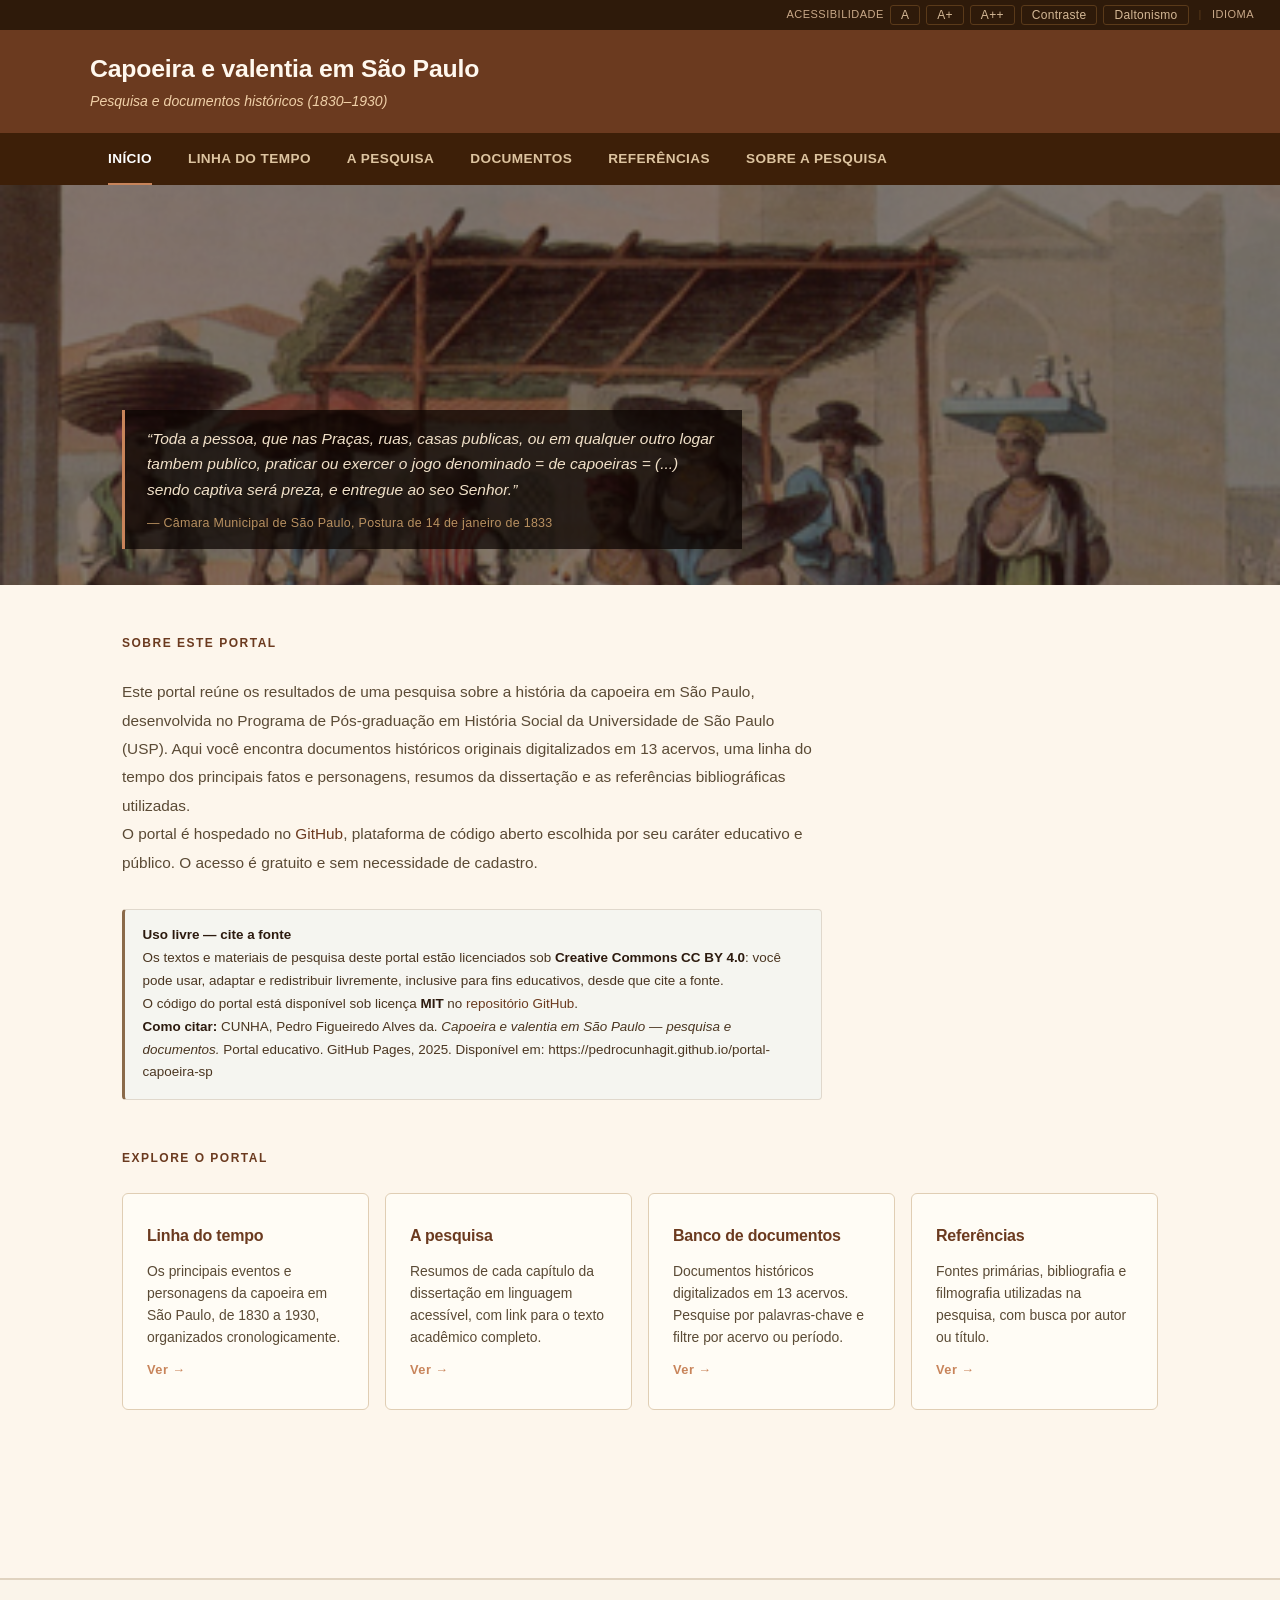
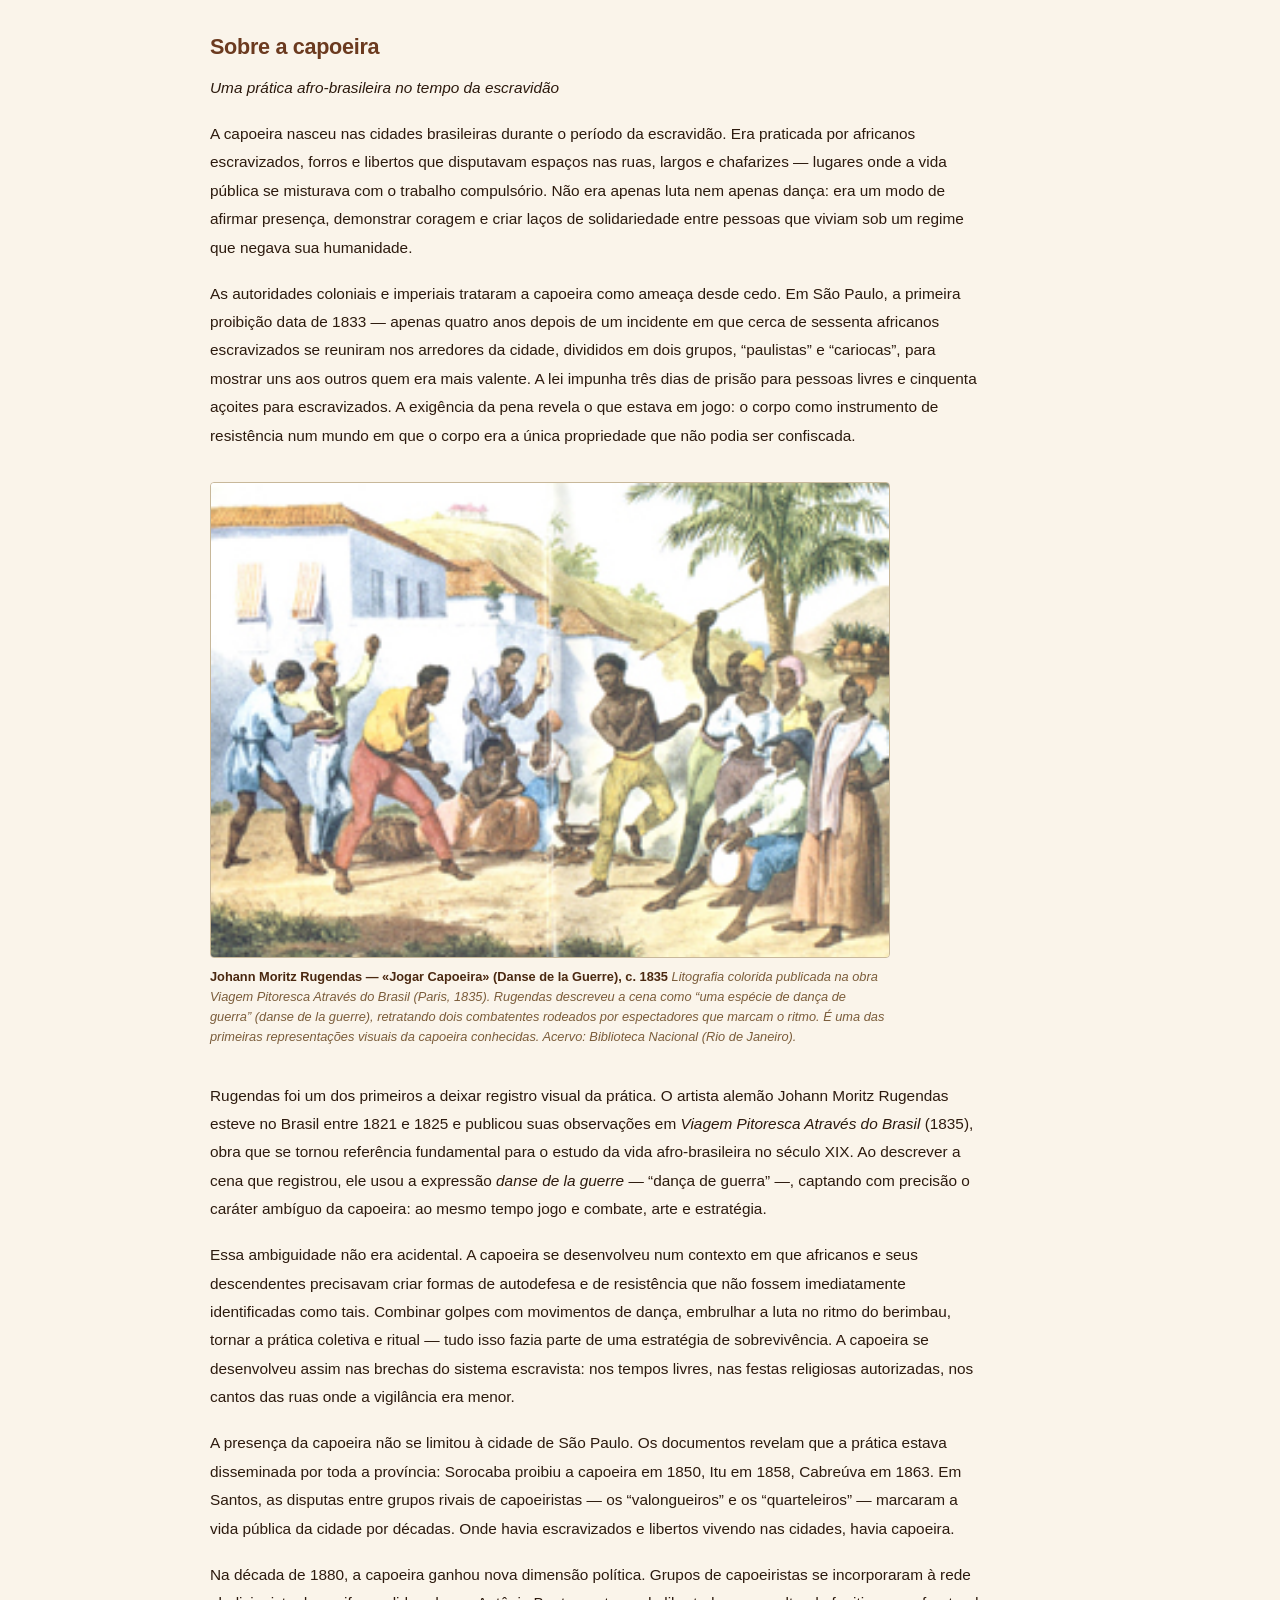
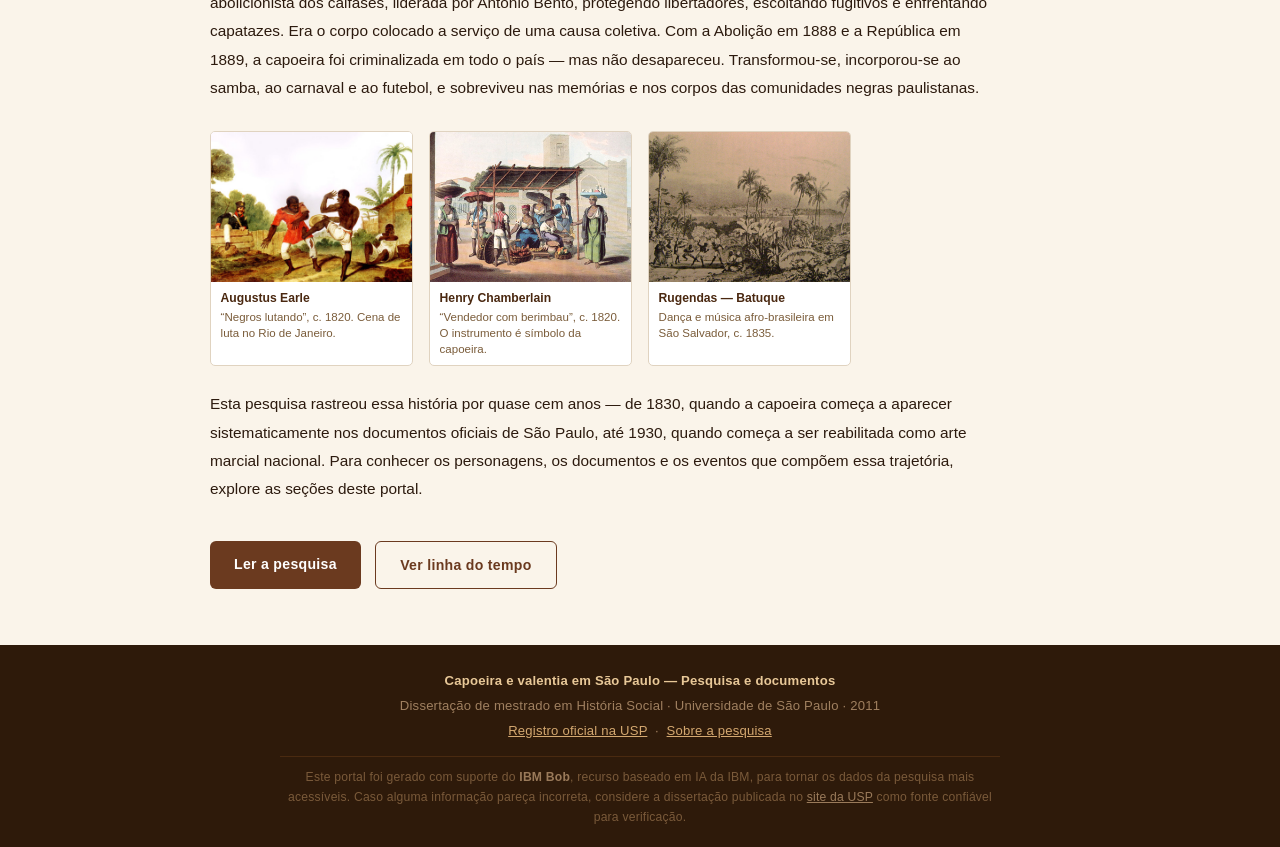
<file: index.html>
<!DOCTYPE html>
<html lang="pt-BR">
<head>
  <meta charset="UTF-8" />
  <meta name="viewport" content="width=device-width, initial-scale=1.0" />
  <meta name="description" content="Portal de pesquisa sobre a hist&oacute;ria da capoeira em S&atilde;o Paulo (1830-1930). Documentos hist&oacute;ricos, linha do tempo, disserta&ccedil;&atilde;o e refer&ecirc;ncias." />
  <title>Capoeira e valentia em S&atilde;o Paulo &mdash; Pesquisa e documentos</title>
  <link rel="stylesheet" href="style.css" />
  <style>
    /* === SOBRE A CAPOEIRA === */
    .sobre-cap {
      background: #faf4ea;
      border-top: 2px solid #e0d3c0;
      padding: 3rem 1.2rem 3.5rem;
      margin-top: 3rem;
    }
    .sobre-cap-inner {
      max-width: 860px;
      margin: 0 auto;
    }
    .sobre-cap-titulo {
      font-size: 1.35rem;
      font-weight: 700;
      color: #6b3a1f;
      margin-bottom: .5rem;
      letter-spacing: -.3px;
    }
    .sobre-cap-subtitulo {
      font-size: .9rem;
      color: #8a6a4a;
      margin-bottom: 2rem;
      font-style: italic;
    }
    .sobre-cap p {
      font-size: .96rem;
      line-height: 1.85;
      color: #2c1a0e;
      max-width: 780px;
      margin-bottom: 1.1rem;
    }

    /* Imagem principal — Rugendas */
    .rugendas-destaque {
      margin: 2rem 0 2.2rem;
      max-width: 680px;
    }
    .rugendas-destaque img {
      width: 100%;
      border: 1px solid #c8b89a;
      border-radius: 4px;
      display: block;
    }
    .rugendas-legenda {
      margin-top: .55rem;
      font-size: .8rem;
      color: #7a5c3a;
      line-height: 1.55;
      font-style: italic;
    }
    .rugendas-legenda strong {
      font-style: normal;
      color: #4a2810;
    }

    /* Grade das imagens secundárias */
    .pintores-grid {
      display: grid;
      grid-template-columns: repeat(auto-fill, minmax(180px, 1fr));
      gap: 1rem;
      margin: 1.8rem 0 1.5rem;
    }
    .pintor-card {
      background: #fff;
      border: 1px solid #e0d3c0;
      border-radius: 5px;
      overflow: hidden;
    }
    .pintor-card img {
      width: 100%;
      height: 150px;
      object-fit: cover;
      display: block;
    }
    .pintor-legenda {
      padding: .45rem .6rem .5rem;
      font-size: .72rem;
      color: #7a5c3a;
      line-height: 1.4;
    }
    .pintor-legenda strong {
      display: block;
      color: #4a2810;
      font-size: .76rem;
      margin-bottom: .15rem;
    }

    .sobre-cap-cta {
      margin-top: 1.8rem;
      display: flex;
      gap: .9rem;
      flex-wrap: wrap;
    }

    /* === BLOCO LICENÇA === */
    .licenca-bloco {
      margin-top: 2rem;
      padding: .9rem 1.1rem;
      background: #f5f5f0;
      border: 1px solid #e0d8cc;
      border-left: 3px solid #8a6a4a;
      border-radius: 4px;
      max-width: 700px;
      font-size: .84rem;
      color: #4a3520;
      line-height: 1.7;
    }
    .licenca-bloco strong {
      color: #2c1a0e;
    }
    .licenca-bloco a {
      color: #6b3a1f;
    }

    @media (max-width: 600px) {
      .pintores-grid { grid-template-columns: repeat(2, 1fr); }
      .pintor-card img { height: 120px; }
    }
  </style>
</head>
<body>
  <div class="acess-bar" role="toolbar" aria-label="Op&ccedil;&otilde;es de acessibilidade">
    <span>Acessibilidade</span>
    <button class="btn-fonte" data-nivel="n" title="Tamanho padr&atilde;o">A</button>
    <button class="btn-fonte" data-nivel="g"  title="Texto maior">A+</button>
    <button class="btn-fonte" data-nivel="gg" title="Texto bem maior">A++</button>
    <button id="btn-contraste"  title="Alto contraste">Contraste</button>
    <button id="btn-daltonismo" title="Filtro daltonismo">Daltonismo</button>
    <span class="acess-sep">|</span>
    <span>Idioma</span>
    <div id="google_translate_element"></div>
  </div>

  <header>
    <div class="header-inner">
      <h1>Capoeira e valentia em S&atilde;o Paulo</h1>
      <p class="subtitulo">Pesquisa e documentos hist&oacute;ricos (1830&ndash;1930)</p>
    </div>
  </header>

  <nav aria-label="Menu principal">
    <button class="menu-toggle" aria-expanded="false" aria-controls="menu-lista">Menu</button>
    <ul id="menu-lista" role="list">
      <li><a href="index.html" class="ativo">In&iacute;cio</a></li>
      <li><a href="timeline.html">Linha do tempo</a></li>
      <li><a href="dissertacao.html">A pesquisa</a></li>
      <li><a href="documentos.html">Documentos</a></li>
      <li><a href="referencias.html">Refer&ecirc;ncias</a></li>
      <li><a href="sobre.html">Sobre a pesquisa</a></li>
    </ul>
  </nav>

  <section class="hero" aria-label="Imagem hist&oacute;rica em destaque">
    <img id="hero-img" class="hero-img" src="img/hero/Rugendas_capoeira_RJ.jpg" alt="Imagem hist&oacute;rica da pesquisa" />
    <div class="hero-overlay">
      <blockquote class="hero-citacao">
        <span id="hero-texto">&ldquo;Aqui &eacute; a capoeira, esp&eacute;cie de dan&ccedil;a f&iacute;sica, de evolu&ccedil;&otilde;es atrevidas e guerreiras, cadenciada pelo tambor do Congo.&rdquo;</span>
        <cite id="hero-fonte">&mdash; Charles Ribeyrolles, Brazil Pittoresco, 1859</cite>
      </blockquote>
    </div>
  </section>

  <main>
    <section aria-labelledby="intro-titulo" style="margin-bottom: 48px;">
      <p class="secao-titulo" id="intro-titulo">Sobre este portal</p>
      <p style="max-width: 700px; color: var(--text-muted); font-size: 0.96rem; line-height: 1.85;">
        Este portal re&uacute;ne os resultados de uma pesquisa sobre a hist&oacute;ria da capoeira em S&atilde;o Paulo, desenvolvida no Programa de P&oacute;s-gradua&ccedil;&atilde;o em Hist&oacute;ria Social da Universidade de S&atilde;o Paulo (USP). Aqui voc&ecirc; encontra documentos hist&oacute;ricos originais digitalizados em 13 acervos, uma linha do tempo dos principais fatos e personagens, resumos da disserta&ccedil;&atilde;o e as refer&ecirc;ncias bibliogr&aacute;ficas utilizadas.
      </p>
      <p style="max-width: 700px; color: var(--text-muted); font-size: 0.96rem; line-height: 1.85;">
        O portal &eacute; hospedado no <a href="https://github.com/pedrocunhagit/portal-capoeira-sp" target="_blank" rel="noopener" style="color:var(--accent);">GitHub</a>, plataforma de c&oacute;digo aberto escolhida por seu car&aacute;ter educativo e p&uacute;blico. O acesso &eacute; gratuito e sem necessidade de cadastro.
      </p>

      <!-- Bloco de licença -->
      <div class="licenca-bloco" role="note" aria-label="Informa&ccedil;&otilde;es de licen&ccedil;a e uso">
        <strong>Uso livre &mdash; cite a fonte</strong><br />
        Os textos e materiais de pesquisa deste portal est&atilde;o licenciados sob
        <a href="https://creativecommons.org/licenses/by/4.0/deed.pt" target="_blank" rel="noopener"><strong>Creative Commons CC&nbsp;BY&nbsp;4.0</strong></a>:
        voc&ecirc; pode usar, adaptar e redistribuir livremente, inclusive para fins educativos, desde que cite a fonte.<br />
        O c&oacute;digo do portal est&aacute; dispon&iacute;vel sob licen&ccedil;a <strong>MIT</strong> no
        <a href="https://github.com/pedrocunhagit/portal-capoeira-sp" target="_blank" rel="noopener">reposit&oacute;rio GitHub</a>.<br />
        <strong>Como citar:</strong> CUNHA, Pedro Figueiredo Alves da. <em>Capoeira e valentia em S&atilde;o Paulo &mdash; pesquisa e documentos.</em>
        Portal educativo. GitHub Pages, 2025. Dispon&iacute;vel em: https://pedrocunhagit.github.io/portal-capoeira-sp
      </div>
    </section>

    <section aria-labelledby="secoes-titulo">
      <p class="secao-titulo" id="secoes-titulo">Explore o portal</p>
      <div class="cards-grid">
        <a class="card" href="timeline.html">
          <h3>Linha do tempo</h3>
          <p>Os principais eventos e personagens da capoeira em S&atilde;o Paulo, de 1830 a 1930, organizados cronologicamente.</p>
          <span class="card-arrow">Ver &rarr;</span>
        </a>
        <a class="card" href="dissertacao.html">
          <h3>A pesquisa</h3>
          <p>Resumos de cada cap&iacute;tulo da disserta&ccedil;&atilde;o em linguagem acess&iacute;vel, com link para o texto acad&ecirc;mico completo.</p>
          <span class="card-arrow">Ver &rarr;</span>
        </a>
        <a class="card" href="documentos.html">
          <h3>Banco de documentos</h3>
          <p>Documentos hist&oacute;ricos digitalizados em 13 acervos. Pesquise por palavras-chave e filtre por acervo ou per&iacute;odo.</p>
          <span class="card-arrow">Ver &rarr;</span>
        </a>
        <a class="card" href="referencias.html">
          <h3>Refer&ecirc;ncias</h3>
          <p>Fontes prim&aacute;rias, bibliografia e filmografia utilizadas na pesquisa, com busca por autor ou t&iacute;tulo.</p>
          <span class="card-arrow">Ver &rarr;</span>
        </a>
      </div>
    </section>
  </main>

  <!-- SOBRE A CAPOEIRA -->
  <section class="sobre-cap" aria-labelledby="sobre-cap-titulo">
    <div class="sobre-cap-inner">
      <h2 class="sobre-cap-titulo" id="sobre-cap-titulo">Sobre a capoeira</h2>
      <p class="sobre-cap-subtitulo">Uma pr&aacute;tica afro-brasileira no tempo da escravid&atilde;o</p>

      <p>
        A capoeira nasceu nas cidades brasileiras durante o per&iacute;odo da escravid&atilde;o. Era praticada por africanos escravizados, forros e libertos que disputavam espa&ccedil;os nas ruas, largos e chafarizes &mdash; lugares onde a vida p&uacute;blica se misturava com o trabalho compuls&oacute;rio. N&atilde;o era apenas luta nem apenas dan&ccedil;a: era um modo de afirmar presen&ccedil;a, demonstrar coragem e criar la&ccedil;os de solidariedade entre pessoas que viviam sob um regime que negava sua humanidade.
      </p>

      <p>
        As autoridades coloniais e imperiais trataram a capoeira como amea&ccedil;a desde cedo. Em S&atilde;o Paulo, a primeira proibi&ccedil;&atilde;o data de 1833 &mdash; apenas quatro anos depois de um incidente em que cerca de sessenta africanos escravizados se reuniram nos arredores da cidade, divididos em dois grupos, &ldquo;paulistas&rdquo; e &ldquo;cariocas&rdquo;, para mostrar uns aos outros quem era mais valente. A lei impunha tr&ecirc;s dias de pris&atilde;o para pessoas livres e cinquenta a&ccedil;oites para escravizados. A exig&ecirc;ncia da pena revela o que estava em jogo: o corpo como instrumento de resist&ecirc;ncia num mundo em que o corpo era a &uacute;nica propriedade que n&atilde;o podia ser confiscada.
      </p>

      <!-- Imagem principal: Rugendas, "Jogar Capoeira" (Danse de la Guerre), c. 1835 -->
      <figure class="rugendas-destaque" aria-label="Ilustra&ccedil;&atilde;o: Johann Moritz Rugendas, Jogar Capoeira">
        <img src="img/hero/Rugendas_capoeira_RJ.jpg"
             alt="Johann Moritz Rugendas, 'Jogar Capoeira' (&laquo;Danse de la Guerre&raquo;), c. 1835. Litografia colorida publicada em Viagem Pitoresca Atrav&eacute;s do Brasil." />
        <figcaption class="rugendas-legenda">
          <strong>Johann Moritz Rugendas &mdash; &laquo;Jogar Capoeira&raquo; (Danse de la Guerre), c. 1835</strong>
          Litografia colorida publicada na obra <em>Viagem Pitoresca Atrav&eacute;s do Brasil</em> (Paris, 1835). Rugendas descreveu a cena como &ldquo;uma esp&eacute;cie de dan&ccedil;a de guerra&rdquo; (<em>danse de la guerre</em>), retratando dois combatentes rodeados por espectadores que marcam o ritmo. &Eacute; uma das primeiras representa&ccedil;&otilde;es visuais da capoeira conhecidas. Acervo: Biblioteca Nacional (Rio de Janeiro).
        </figcaption>
      </figure>

      <p>
        Rugendas foi um dos primeiros a deixar registro visual da pr&aacute;tica. O artista alem&atilde;o Johann Moritz Rugendas esteve no Brasil entre 1821 e 1825 e publicou suas observa&ccedil;&otilde;es em <em>Viagem Pitoresca Atrav&eacute;s do Brasil</em> (1835), obra que se tornou refer&ecirc;ncia fundamental para o estudo da vida afro-brasileira no s&eacute;culo XIX. Ao descrever a cena que registrou, ele usou a express&atilde;o <em>danse de la guerre</em> &mdash; &ldquo;dan&ccedil;a de guerra&rdquo; &mdash;, captando com precis&atilde;o o car&aacute;ter amb&iacute;guo da capoeira: ao mesmo tempo jogo e combate, arte e estrat&eacute;gia.
      </p>

      <p>
        Essa ambiguidade n&atilde;o era acidental. A capoeira se desenvolveu num contexto em que africanos e seus descendentes precisavam criar formas de autodefesa e de resist&ecirc;ncia que n&atilde;o fossem imediatamente identificadas como tais. Combinar golpes com movimentos de dan&ccedil;a, embrulhar a luta no ritmo do berimbau, tornar a pr&aacute;tica coletiva e ritual &mdash; tudo isso fazia parte de uma estrat&eacute;gia de sobreviv&ecirc;ncia. A capoeira se desenvolveu assim nas brechas do sistema escravista: nos tempos livres, nas festas religiosas autorizadas, nos cantos das ruas onde a vigil&acirc;ncia era menor.
      </p>

      <p>
        A presen&ccedil;a da capoeira n&atilde;o se limitou &agrave; cidade de S&atilde;o Paulo. Os documentos revelam que a pr&aacute;tica estava disseminada por toda a prov&iacute;ncia: Sorocaba proibiu a capoeira em 1850, Itu em 1858, Cabre&uacute;va em 1863. Em Santos, as disputas entre grupos rivais de capoeiristas &mdash; os &ldquo;valongueiros&rdquo; e os &ldquo;quarteleiros&rdquo; &mdash; marcaram a vida p&uacute;blica da cidade por d&eacute;cadas. Onde havia escravizados e libertos vivendo nas cidades, havia capoeira.
      </p>

      <p>
        Na d&eacute;cada de 1880, a capoeira ganhou nova dimens&atilde;o pol&iacute;tica. Grupos de capoeiristas se incorporaram &agrave; rede abolicionista dos caifases, liderada por Ant&ocirc;nio Bento, protegendo libertadores, escoltando fugitivos e enfrentando capatazes. Era o corpo colocado a servi&ccedil;o de uma causa coletiva. Com a Aboli&ccedil;&atilde;o em 1888 e a Rep&uacute;blica em 1889, a capoeira foi criminalizada em todo o pa&iacute;s &mdash; mas n&atilde;o desapareceu. Transformou-se, incorporou-se ao samba, ao carnaval e ao futebol, e sobreviveu nas mem&oacute;rias e nos corpos das comunidades negras paulistanas.
      </p>

      <!-- Imagens históricas complementares -->
      <div class="pintores-grid">
        <div class="pintor-card">
          <img src="img/hero/Negros_lutando.jpg" alt="Augustus Earle: negros lutando, c. 1820" loading="lazy" />
          <div class="pintor-legenda">
            <strong>Augustus Earle</strong>
            &ldquo;Negros lutando&rdquo;, c. 1820. Cena de luta no Rio de Janeiro.
          </div>
        </div>
        <div class="pintor-card">
          <img src="img/hero/chamberlain.jpg" alt="Henry Chamberlain: vendedor com berimbau, c. 1820" loading="lazy" />
          <div class="pintor-legenda">
            <strong>Henry Chamberlain</strong>
            &ldquo;Vendedor com berimbau&rdquo;, c. 1820. O instrumento &eacute; s&iacute;mbolo da capoeira.
          </div>
        </div>
        <div class="pintor-card">
          <img src="img/hero/Rugendas_prancha27_Sao-Salvador.jpg" alt="Rugendas: Batuque, c. 1835" loading="lazy" />
          <div class="pintor-legenda">
            <strong>Rugendas &mdash; Batuque</strong>
            Dan&ccedil;a e m&uacute;sica afro-brasileira em S&atilde;o Salvador, c. 1835.
          </div>
        </div>
      </div>

      <p>
        Esta pesquisa rastreou essa hist&oacute;ria por quase cem anos &mdash; de 1830, quando a capoeira come&ccedil;a a aparecer sistematicamente nos documentos oficiais de S&atilde;o Paulo, at&eacute; 1930, quando come&ccedil;a a ser reabilitada como arte marcial nacional. Para conhecer os personagens, os documentos e os eventos que comp&otilde;em essa trajet&oacute;ria, explore as se&ccedil;&otilde;es deste portal.
      </p>

      <div class="sobre-cap-cta">
        <a href="dissertacao.html" class="btn-cta">Ler a pesquisa</a>
        <a href="timeline.html" class="btn-cta" style="background:transparent; color:var(--accent); border:1px solid var(--accent);">Ver linha do tempo</a>
      </div>
    </div>
  </section>

  <footer>
    <p>
      <strong>Capoeira e valentia em S&atilde;o Paulo &mdash; Pesquisa e documentos</strong><br />
      Disserta&ccedil;&atilde;o de mestrado em Hist&oacute;ria Social &middot; Universidade de S&atilde;o Paulo &middot; 2011<br />
      <a href="https://teses.usp.br/teses/disponiveis/8/8138/tde-11092012-105013/pt-br.html" target="_blank" rel="noopener">Registro oficial na USP</a>
      &nbsp;&middot;&nbsp;
      <a href="sobre.html">Sobre a pesquisa</a>
    </p>
    <p class="footer-ia">
      Este portal foi gerado com suporte do <strong>IBM Bob</strong>, recurso baseado em IA da IBM, para tornar os dados da pesquisa mais acess&iacute;veis. Caso alguma informa&ccedil;&atilde;o pare&ccedil;a incorreta, considere a disserta&ccedil;&atilde;o publicada no <a href="https://teses.usp.br/teses/disponiveis/8/8138/tde-11092012-105013/pt-br.html" target="_blank" rel="noopener">site da USP</a> como fonte confi&aacute;vel para verifica&ccedil;&atilde;o.
    </p>
  </footer>

  <script src="script.js"></script>
  <script src="https://translate.google.com/translate_a/element.js?cb=googleTranslateElementInit"></script>
  <script>
  function googleTranslateElementInit() {
    new google.translate.TranslateElement({
      pageLanguage: 'pt', includedLanguages: 'en,es',
      layout: google.translate.TranslateElement.InlineLayout.SIMPLE, autoDisplay: false
    }, 'google_translate_element');
  }
  </script>
</body>
</html>
</file>
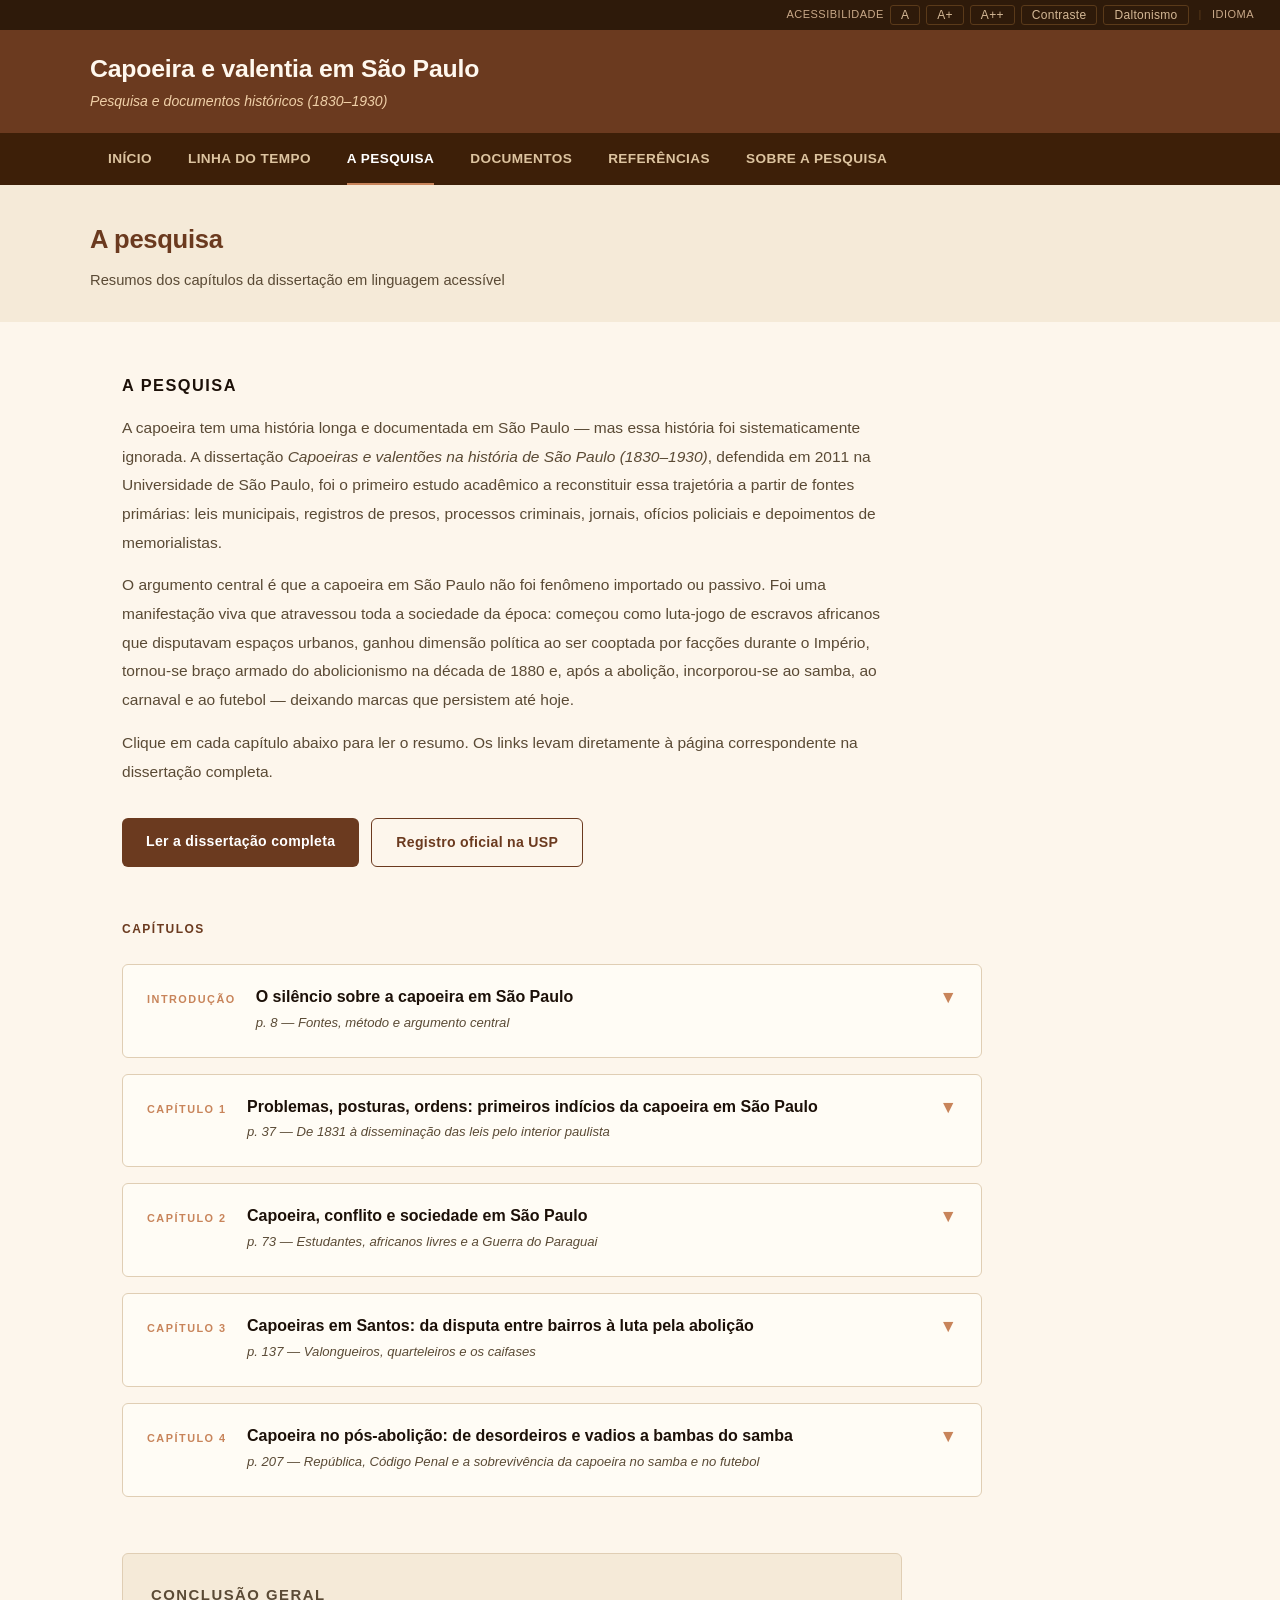
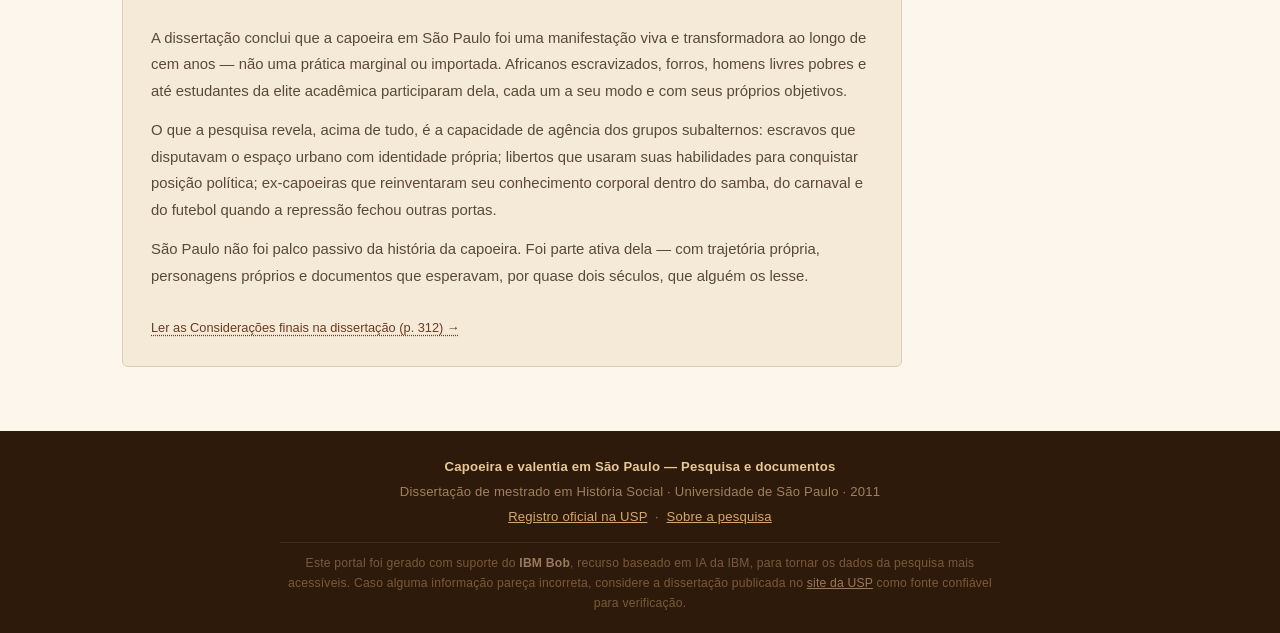
<file: dissertacao.html>
<!DOCTYPE html>
<html lang="pt-BR">
<head>
  <meta charset="UTF-8" />
  <meta name="viewport" content="width=device-width, initial-scale=1.0" />
  <meta name="description" content="Resumos acessíveis dos capítulos da dissertação Capoeiras e valentões na história de São Paulo (1830–1930)." />
  <title>A pesquisa — Capoeira e valentia em São Paulo</title>
  <link rel="stylesheet" href="style.css" />
  <style>
    /* ---- PÁGINA A PESQUISA ---- */
    .disserta-intro {
      max-width: 780px;
      margin-bottom: 52px;
    }
    .disserta-intro p {
      font-size: 0.97rem;
      color: var(--text-muted);
      line-height: 1.85;
      margin-bottom: 14px;
    }
    .disserta-intro p:first-of-type {
      font-size: 1.02rem;
      color: var(--text);
    }

    /* Botão de acesso à dissertação */
    .disserta-acesso {
      display: flex;
      gap: 12px;
      flex-wrap: wrap;
      margin-top: 24px;
      margin-bottom: 8px;
    }

    /* Grade de capítulos */
    .capitulos-lista {
      display: flex;
      flex-direction: column;
      gap: 0;
      max-width: 860px;
    }

    .capitulo-item {
      border: 1px solid var(--border);
      border-radius: var(--radius);
      background: var(--bg-card);
      overflow: hidden;
      margin-bottom: 16px;
    }

    .capitulo-header {
      display: flex;
      align-items: flex-start;
      gap: 20px;
      padding: 22px 24px;
      cursor: pointer;
      user-select: none;
      transition: background .15s;
    }
    .capitulo-header:hover { background: var(--bg-alt); }
    .capitulo-header:focus { outline: 3px solid var(--focus); outline-offset: -3px; }

    .capitulo-num {
      font-size: 0.68rem;
      font-weight: 700;
      letter-spacing: 1.5px;
      text-transform: uppercase;
      color: var(--accent-light);
      white-space: nowrap;
      padding-top: 3px;
      min-width: 80px;
    }

    .capitulo-header-texto {
      flex: 1;
    }
    .capitulo-titulo {
      font-size: 1rem;
      font-weight: 700;
      color: var(--text);
      line-height: 1.3;
      margin-bottom: 4px;
    }
    .capitulo-subtitulo {
      font-size: 0.82rem;
      color: var(--text-muted);
      font-style: italic;
    }

    .capitulo-toggle {
      font-size: 1.1rem;
      color: var(--accent-light);
      flex-shrink: 0;
      padding-top: 2px;
      transition: transform .2s;
      line-height: 1;
    }
    .capitulo-item.aberto .capitulo-toggle {
      transform: rotate(180deg);
    }

    .capitulo-corpo {
      display: none;
      padding: 0 24px 24px 124px;
      border-top: 1px solid var(--border);
    }
    .capitulo-item.aberto .capitulo-corpo {
      display: block;
    }

    .capitulo-resumo {
      margin-top: 18px;
    }
    .capitulo-resumo p {
      font-size: 0.92rem;
      color: var(--text-muted);
      line-height: 1.8;
      margin-bottom: 12px;
    }

    .capitulo-citacao {
      margin: 20px 0;
      border-left: 3px solid var(--accent-light);
      padding: 12px 18px;
      background: var(--bg-alt);
      border-radius: 0 var(--radius) var(--radius) 0;
    }
    .capitulo-citacao p {
      font-size: 0.88rem;
      font-style: italic;
      color: var(--text-muted);
      line-height: 1.7;
      margin: 0;
    }
    .capitulo-citacao cite {
      display: block;
      margin-top: 6px;
      font-size: 0.78rem;
      font-style: normal;
      color: var(--accent-light);
      letter-spacing: 0.2px;
    }

    .capitulo-personagens {
      margin-top: 14px;
      font-size: 0.8rem;
      color: var(--text-muted);
    }
    .capitulo-personagens strong {
      color: var(--text);
      font-weight: 600;
    }

    .capitulo-link-pdf {
      display: inline-block;
      margin-top: 16px;
      font-size: 0.8rem;
      color: var(--accent);
      text-decoration: underline;
      text-decoration-style: dotted;
      text-underline-offset: 2px;
    }
    .capitulo-link-pdf:hover { color: var(--accent-hover); text-decoration: underline; }

    /* Conclusão */
    .conclusao-bloco {
      max-width: 780px;
      margin-top: 40px;
      padding: 28px 28px 24px;
      background: var(--bg-alt);
      border-radius: var(--radius);
      border: 1px solid var(--border);
    }
    .conclusao-bloco .secao-titulo { margin-bottom: 16px; }
    .conclusao-bloco p {
      font-size: 0.93rem;
      color: var(--text-muted);
      line-height: 1.8;
      margin-bottom: 12px;
    }
    .conclusao-bloco p:last-child { margin-bottom: 0; }

    @media (max-width: 600px) {
      .capitulo-corpo { padding-left: 20px; }
      .capitulo-num { min-width: auto; }
      .capitulo-header { gap: 12px; }
    }
  </style>
</head>
<body>
  <div class="acess-bar" role="toolbar" aria-label="Opções de acessibilidade">
    <span>Acessibilidade</span>
    <button class="btn-fonte" data-nivel="n">A</button>
    <button class="btn-fonte" data-nivel="g">A+</button>
    <button class="btn-fonte" data-nivel="gg">A++</button>
    <button id="btn-contraste">Contraste</button>
    <button id="btn-daltonismo">Daltonismo</button>
    <span class="acess-sep">|</span>
    <span>Idioma</span>
    <div id="google_translate_element"></div>
  </div>

  <header><div class="header-inner">
    <h1>Capoeira e valentia em São Paulo</h1>
    <p class="subtitulo">Pesquisa e documentos históricos (1830–1930)</p>
  </div></header>

  <nav aria-label="Menu principal">
    <button class="menu-toggle" aria-expanded="false" aria-controls="menu-lista">Menu</button>
    <ul id="menu-lista" role="list">
      <li><a href="index.html">Início</a></li>
      <li><a href="timeline.html">Linha do tempo</a></li>
      <li><a href="dissertacao.html" class="ativo">A pesquisa</a></li>
      <li><a href="documentos.html">Documentos</a></li>
      <li><a href="referencias.html">Referências</a></li>
      <li><a href="sobre.html">Sobre a pesquisa</a></li>
    </ul>
  </nav>

  <div class="page-header"><div class="page-header-inner">
    <h2>A pesquisa</h2>
    <p>Resumos dos capítulos da dissertação em linguagem acessível</p>
  </div></div>

  <main>

    <!-- INTRODUÇÃO / CONTEXTO -->
    <section class="disserta-intro" aria-labelledby="intro-titulo">
      <p class="secao-titulo" id="intro-titulo">A pesquisa</p>
      <p>
        A capoeira tem uma história longa e documentada em São Paulo — mas essa história foi sistematicamente ignorada. A dissertação <em>Capoeiras e valentões na história de São Paulo (1830–1930)</em>, defendida em 2011 na Universidade de São Paulo, foi o primeiro estudo acadêmico a reconstituir essa trajetória a partir de fontes primárias: leis municipais, registros de presos, processos criminais, jornais, ofícios policiais e depoimentos de memorialistas.
      </p>
      <p>
        O argumento central é que a capoeira em São Paulo não foi fenômeno importado ou passivo. Foi uma manifestação viva que atravessou toda a sociedade da época: começou como luta-jogo de escravos africanos que disputavam espaços urbanos, ganhou dimensão política ao ser cooptada por facções durante o Império, tornou-se braço armado do abolicionismo na década de 1880 e, após a abolição, incorporou-se ao samba, ao carnaval e ao futebol — deixando marcas que persistem até hoje.
      </p>
      <p>
        Clique em cada capítulo abaixo para ler o resumo. Os links levam diretamente à página correspondente na dissertação completa.
      </p>
      <div class="disserta-acesso">
        <a href="https://drive.google.com/file/d/1_5yrNuLScfKgQxTjlm4NDU_R8mSiuInJ/view?usp=sharing"
           target="_blank" rel="noopener" class="btn-cta">Ler a dissertação completa</a>
        <a href="https://teses.usp.br/teses/disponiveis/8/8138/tde-11092012-105013/pt-br.html"
           target="_blank" rel="noopener" class="btn-cta" style="background:transparent; color:var(--accent); border:1px solid var(--accent);">Registro oficial na USP</a>
      </div>
    </section>

    <!-- CAPÍTULOS -->
    <section aria-labelledby="caps-titulo">
      <p class="secao-titulo" id="caps-titulo">Capítulos</p>

      <div class="capitulos-lista">

        <!-- INTRODUÇÃO -->
        <div class="capitulo-item" id="cap-intro">
          <div class="capitulo-header" tabindex="0" role="button" aria-expanded="false" aria-controls="corpo-intro">
            <span class="capitulo-num">Introdução</span>
            <div class="capitulo-header-texto">
              <p class="capitulo-titulo">O silêncio sobre a capoeira em São Paulo</p>
              <p class="capitulo-subtitulo">p. 8 — Fontes, método e argumento central</p>
            </div>
            <span class="capitulo-toggle" aria-hidden="true">▼</span>
          </div>
          <div class="capitulo-corpo" id="corpo-intro">
            <div class="capitulo-resumo">
              <p>
                Em 1833, poucos anos depois de um confronto envolvendo 60 escravos africanos nos arredores de São Paulo, a Câmara Municipal criou a primeira lei proibindo a capoeira. A pena era de três dias de prisão para pessoas livres e 50 açoites para escravos. O fato de a lei existir é prova de que a capoeira existia — e preocupava. Mas durante quase dois séculos, historiadores ignoraram essa evidência.
              </p>
              <p>
                A introdução apresenta o problema central da pesquisa: por que a historiografia da capoeira se concentrou quase exclusivamente no Rio de Janeiro e na Bahia, deixando São Paulo de fora? E como reconstituir uma história cujos protagonistas não deixaram registros escritos próprios?
              </p>
              <p>
                A resposta está em "ler os lábios" dos silenciados — rastrear sua presença nos documentos produzidos por quem os perseguia: posturas municipais, livros de presos, inquéritos policiais, processos criminais. As fontes não falam diretamente dos capoeiras, mas deixam rastros suficientes para reconstituir sua atuação.
              </p>
            </div>
            <div class="capitulo-citacao">
              <p>"Silêncios são inerentes à história porque qualquer evento individual registra a história com algumas de suas partes constituintes faltando... o contínuo alargamento das fronteiras físicas da produção histórica é útil e necessário."</p>
              <cite>— Michel-Rolph Trouillot, citado na Introdução, p. 11</cite>
            </div>
            <a class="capitulo-link-pdf"
               href="https://drive.google.com/file/d/1_5yrNuLScfKgQxTjlm4NDU_R8mSiuInJ/view?usp=sharing&page=8"
               target="_blank" rel="noopener">Ler a Introdução na dissertação (p. 8) →</a>
          </div>
        </div>

        <!-- CAPÍTULO 1 -->
        <div class="capitulo-item" id="cap-1">
          <div class="capitulo-header" tabindex="0" role="button" aria-expanded="false" aria-controls="corpo-1">
            <span class="capitulo-num">Capítulo 1</span>
            <div class="capitulo-header-texto">
              <p class="capitulo-titulo">Problemas, posturas, ordens: primeiros indícios da capoeira em São Paulo</p>
              <p class="capitulo-subtitulo">p. 37 — De 1831 à disseminação das leis pelo interior paulista</p>
            </div>
            <span class="capitulo-toggle" aria-hidden="true">▼</span>
          </div>
          <div class="capitulo-corpo" id="corpo-1">
            <div class="capitulo-resumo">
              <p>
                Em 27 de fevereiro de 1831, o padre Antonio Joaquim de Macedo escreveu assustado ao juiz de paz: cerca de 60 escravos africanos tinham cercado sua chácara no Brás. Divididos entre "paulistas" e "cariocas", os dois grupos queriam mostrar uns aos outros quem era mais valente. Os líderes usavam barretes vermelhos. Foi o incidente que antecedeu a criação da lei contra a capoeira, dois anos depois.
              </p>
              <p>
                O capítulo mostra que São Paulo tratou a capoeira de forma diferente do Rio de Janeiro. Enquanto na capital imperial ela era perseguida como crime grave, em São Paulo as posturas municipais usavam o termo "jogo" — sugerindo que autoridades e proprietários de escravos a viam mais como diversão do que como ameaça. Isso pode explicar por que, mesmo com leis proibindo a prática desde 1833, praticamente não há registros de presos por capoeira nesse período na cidade.
              </p>
              <p>
                A proibição se espalhou pelo interior: Sorocaba em 1850, Itu em 1858, Cabreúva em 1863. Em cada caso, os documentos mostram que a lei não era cópia mecânica de São Paulo, mas resposta a problemas reais da população local. A capoeira estava presente em toda a província.
              </p>
            </div>
            <div class="capitulo-citacao">
              <p>"Querião mostrar aos negros Cariocas a pimponeza dos negros Paulistas. Redobrarão então os assobios, e assoadas. Destes capoeiras dizem serem os chefes uns 2, ou 3 de barretes vermelhos."</p>
              <cite>— Carta do padre Antonio Joaquim de Macedo ao juiz de paz, 5 de março de 1831, citada na p. 39</cite>
            </div>
            <p class="capitulo-personagens"><strong>Personagens do capítulo:</strong> Padre Antonio Joaquim de Macedo · grupos de capoeiras "paulistas" e "cariocas" da Chácara Bom Sucesso · vereadores de Sorocaba, Itu e Cabreúva</p>
            <a class="capitulo-link-pdf"
               href="https://drive.google.com/file/d/1_5yrNuLScfKgQxTjlm4NDU_R8mSiuInJ/view?usp=sharing&page=37"
               target="_blank" rel="noopener">Ler o Capítulo 1 na dissertação (p. 37) →</a>
          </div>
        </div>

        <!-- CAPÍTULO 2 -->
        <div class="capitulo-item" id="cap-2">
          <div class="capitulo-header" tabindex="0" role="button" aria-expanded="false" aria-controls="corpo-2">
            <span class="capitulo-num">Capítulo 2</span>
            <div class="capitulo-header-texto">
              <p class="capitulo-titulo">Capoeira, conflito e sociedade em São Paulo</p>
              <p class="capitulo-subtitulo">p. 73 — Estudantes, africanos livres e a Guerra do Paraguai</p>
            </div>
            <span class="capitulo-toggle" aria-hidden="true">▼</span>
          </div>
          <div class="capitulo-corpo" id="corpo-2">
            <div class="capitulo-resumo">
              <p>
                Em 11 de novembro de 1864, o africano livre Adão dos Santos Jorge estava no Chafariz do Miguel Carlos, no centro de São Paulo, quando sacou uma navalha e feriu o escravo Eduardo. Era um grupo de jovens — escravos, forros e pardos livres — que se reunia ali regularmente para jogar capoeira. Eram conhecidos como os "pequenos do chafariz". Quando o caso foi julgado, em maio de 1865, o júri absolveu Adão por unanimidade: para os jurados, a capoeira era uma "brincadeira", não um crime.
              </p>
              <p>
                O capítulo mostra como a capoeira perpassava diferentes camadas da sociedade paulista. Estudantes da Faculdade de Direito tornaram-se valentões reconhecidos: Luíz Joaquim Duque-Estrada Teixeira descrevia a capoeira como "arte" e defendia suas técnicas com entusiasmo; José Basson de Miranda Osorio era temido pelos confrontos noturnos que liderava. O general Couto de Magalhães chegou a propor a criação de uma "escola de capoeiragem" em São Paulo.
              </p>
              <p>
                Com a Guerra do Paraguai (1865–1870), homens com habilidades marciais foram recrutados e enviados ao front. Muitos voltaram com novo status social. A experiência da guerra foi "transformadora" — abriu caminhos de ascensão para quem soubesse se impor.
              </p>
            </div>
            <div class="capitulo-citacao">
              <p>"A verdadeira capoeiragem não admite o auxílio de armas de qualquer natureza. O seu princípio básico é que o homem deve empregar para a sua defesa, ou para o ataque, somente os orgams que da natureza recebeu."</p>
              <cite>— Luíz Joaquim Duque-Estrada Teixeira, estudante da Academia de Direito de São Paulo, citado na p. 114</cite>
            </div>
            <p class="capitulo-personagens"><strong>Personagens do capítulo:</strong> Adão dos Santos Jorge · Eduardo · João Pequeno · João Grande · Luíz Joaquim Duque-Estrada Teixeira · José Basson de Miranda Osorio · Couto de Magalhães · Marcílio Dias</p>
            <a class="capitulo-link-pdf"
               href="https://drive.google.com/file/d/1_5yrNuLScfKgQxTjlm4NDU_R8mSiuInJ/view?usp=sharing&page=73"
               target="_blank" rel="noopener">Ler o Capítulo 2 na dissertação (p. 73) →</a>
          </div>
        </div>

        <!-- CAPÍTULO 3 -->
        <div class="capitulo-item" id="cap-3">
          <div class="capitulo-header" tabindex="0" role="button" aria-expanded="false" aria-controls="corpo-3">
            <span class="capitulo-num">Capítulo 3</span>
            <div class="capitulo-header-texto">
              <p class="capitulo-titulo">Capoeiras em Santos: da disputa entre bairros à luta pela abolição</p>
              <p class="capitulo-subtitulo">p. 137 — Valongueiros, quarteleiros e os caifases</p>
            </div>
            <span class="capitulo-toggle" aria-hidden="true">▼</span>
          </div>
          <div class="capitulo-corpo" id="corpo-3">
            <div class="capitulo-resumo">
              <p>
                Santos tinha dois bairros rivais: o Valongo, ligado ao comércio e aos portugueses, e os Quartéis, de caboclos e militares. Desde meados do século XIX, os "valongueiros" e os "quarteleiros" disputavam as ruas da cidade com capoeira, paus e pedras — e a polícia raramente conseguia intervir. Em 1860, algo surpreendente aconteceu: a ameaça de uma empresa inglesa de demolir a Igreja de Santo Antônio uniu os dois grupos rivais. Cerca de 200 a 300 homens marcharam juntos até a Câmara Municipal. A trégua ficou conhecida como o "Milagre de Santo Antônio".
              </p>
              <p>
                Na década de 1870, sete pessoas foram presas por capoeira em Santos — a maior concentração de prisões por esse motivo encontrada em toda a província de São Paulo. O capítulo investiga por quê: a resposta está na política. Cada grupo de capoeiras estava vinculado a facções políticas diferentes, e as prisões refletiam disputas eleitorais.
              </p>
              <p>
                Na década de 1880, a causa abolicionista uniu os antigos rivais. A rede dos caifases, liderada por António Bento, recrutava homens com habilidades físicas para proteger libertadores e enfrentar capatazes. Em Santos, o ex-escravo Quintino de Lacerda chefiou o Quilombo do Jabaquara — que chegou a abrigar mais de 10 mil pessoas — e tornou-se uma das principais lideranças negras da província.
              </p>
            </div>
            <div class="capitulo-citacao">
              <p>"Quarteleiros! Gente brava como nós! Querem destruir Santo Antonio: Estrangeiros pretendem pisar as nossas tradições e os nossos brios! Santo Antonio acaba de fazer um milagre! Façamos uma tregua em nossas differenças! Somos todos santistas!"</p>
              <cite>— Cartaz afixado pelos valongueiros na porta da Igreja Matriz, 1860, citado na p. 159</cite>
            </div>
            <p class="capitulo-personagens"><strong>Personagens do capítulo:</strong> Quintino de Lacerda · António Bento · António Paciência · Rodolfo Motta · Carlos Garcia · Vicente de Carvalho · Eugênio Wansuít · Pai Felipe · Japhet · Marcelino Ignacio · Joaquim Xavier da Silveira</p>
            <a class="capitulo-link-pdf"
               href="https://drive.google.com/file/d/1_5yrNuLScfKgQxTjlm4NDU_R8mSiuInJ/view?usp=sharing&page=137"
               target="_blank" rel="noopener">Ler o Capítulo 3 na dissertação (p. 137) →</a>
          </div>
        </div>

        <!-- CAPÍTULO 4 -->
        <div class="capitulo-item" id="cap-4">
          <div class="capitulo-header" tabindex="0" role="button" aria-expanded="false" aria-controls="corpo-4">
            <span class="capitulo-num">Capítulo 4</span>
            <div class="capitulo-header-texto">
              <p class="capitulo-titulo">Capoeira no pós-abolição: de desordeiros e vadios a bambas do samba</p>
              <p class="capitulo-subtitulo">p. 207 — República, Código Penal e a sobrevivência da capoeira no samba e no futebol</p>
            </div>
            <span class="capitulo-toggle" aria-hidden="true">▼</span>
          </div>
          <div class="capitulo-corpo" id="corpo-4">
            <div class="capitulo-resumo">
              <p>
                Com a Abolição em 1888 e a República em 1889, os capoeiras que tinham sido peça-chave da luta abolicionista passaram a ser vistos como problema. O Código Penal republicano de 1890 criminalizou a capoeira em todo o Brasil. No Rio de Janeiro, 297 pessoas foram presas só naquele ano. Em São Paulo, a repressão foi mais indireta: não havia perseguição sistemática, mas havia uma campanha cultural para apagar essa memória.
              </p>
              <p>
                Para sobreviver, os ex-capoeiras adaptaram suas habilidades. Nos bairros negros de São Paulo — Bexiga, Barra Funda, Lavapés —, as rodas de samba incorporaram golpes de capoeira. O sambista Dionísio Barbosa, fundador do Bloco da Barra Funda em 1914, descreveu cenas em que, no meio de uma roda, alguém "passava a perna" e o adversário caía: "Era a capoeira." Os "valentões" que não podiam entrar nos salões de baile ficavam do lado de fora protegendo quem estava dentro — e emprestavam o salão do clube de futebol que tinham fundado para os bailes negros.
              </p>
              <p>
                O capítulo também mostra a tensão em Santos no pós-abolição: a greve do porto de 1891 revelou que ex-quilombolas do Jabaquara foram usados como fura-greves, expondo os limites da solidariedade entre trabalhadores negros e o movimento operário. Quintino de Lacerda, que tinha sido herói da abolição, passou a ser figura ambígua.
              </p>
              <p>
                A capoeira não desapareceu. Transformou-se. Incorporou-se à ginga dos balizas de escola de samba, à destreza dos jogadores de futebol de várzea, ao gestual dos sambistas. Em 1928, o escritor Coelho Neto publicou o primeiro artigo defendendo a capoeira como arte marcial nacional — e revelou que sua admiração tinha nascido do tempo em que frequentava as rodas dos caifases de António Bento, décadas antes.
              </p>
            </div>
            <div class="capitulo-citacao">
              <p>"Com a morte do último africano em São Paulo, desapareceram as tradições, em sua pureza, da raça negra e hoje o Samba, amálgama das múltiplas danças regionais, da Capoeira, do Lundu, do Jongo, batucado em quase todas as fazendas e sítios do Estado de São Paulo... é tudo quanto resta dos costumes característicos do povo oprimido."</p>
              <cite>— Affonso A. de Freitas, <em>Tradições e reminiscências paulistanas</em>, citado na p. 258</cite>
            </div>
            <p class="capitulo-personagens"><strong>Personagens do capítulo:</strong> Quintino de Lacerda · Eugênio Wansuít · Coelho Neto · Dionísio Barbosa · Manoel Leocádio · João do Rio · Couto de Magalhães · José Domingues Martins (J.D.) · Ataliba · Grande Otelo</p>
            <a class="capitulo-link-pdf"
               href="https://drive.google.com/file/d/1_5yrNuLScfKgQxTjlm4NDU_R8mSiuInJ/view?usp=sharing&page=207"
               target="_blank" rel="noopener">Ler o Capítulo 4 na dissertação (p. 207) →</a>
          </div>
        </div>

      </div><!-- fim capitulos-lista -->
    </section>

    <!-- CONCLUSÃO -->
    <div class="conclusao-bloco" aria-labelledby="conclusao-titulo">
      <p class="secao-titulo" id="conclusao-titulo">Conclusão geral</p>
      <p>
        A dissertação conclui que a capoeira em São Paulo foi uma manifestação viva e transformadora ao longo de cem anos — não uma prática marginal ou importada. Africanos escravizados, forros, homens livres pobres e até estudantes da elite acadêmica participaram dela, cada um a seu modo e com seus próprios objetivos.
      </p>
      <p>
        O que a pesquisa revela, acima de tudo, é a capacidade de agência dos grupos subalternos: escravos que disputavam o espaço urbano com identidade própria; libertos que usaram suas habilidades para conquistar posição política; ex-capoeiras que reinventaram seu conhecimento corporal dentro do samba, do carnaval e do futebol quando a repressão fechou outras portas.
      </p>
      <p>
        São Paulo não foi palco passivo da história da capoeira. Foi parte ativa dela — com trajetória própria, personagens próprios e documentos que esperavam, por quase dois séculos, que alguém os lesse.
      </p>
      <a href="https://drive.google.com/file/d/1_5yrNuLScfKgQxTjlm4NDU_R8mSiuInJ/view?usp=sharing&page=312"
         target="_blank" rel="noopener" class="capitulo-link-pdf">Ler as Considerações finais na dissertação (p. 312) →</a>
    </div>

  </main>

  <footer><p>
    <strong>Capoeira e valentia em São Paulo — Pesquisa e documentos</strong><br />
    Dissertação de mestrado em História Social · Universidade de São Paulo · 2011<br />
    <a href="https://teses.usp.br/teses/disponiveis/8/8138/tde-11092012-105013/pt-br.html" target="_blank" rel="noopener">Registro oficial na USP</a>
    &nbsp;·&nbsp;
    <a href="sobre.html">Sobre a pesquisa</a>
  </p>
  <p class="footer-ia">
    Este portal foi gerado com suporte do <strong>IBM Bob</strong>, recurso baseado em IA da IBM, para tornar os dados da pesquisa mais acessíveis. Caso alguma informação pareça incorreta, considere a dissertação publicada no <a href="https://teses.usp.br/teses/disponiveis/8/8138/tde-11092012-105013/pt-br.html" target="_blank" rel="noopener">site da USP</a> como fonte confiável para verificação.
  </p></footer>

  <script src="script.js"></script>
  <script>
  // Acordeão dos capítulos
  (function () {
    document.querySelectorAll('.capitulo-header').forEach(function (header) {
      function toggle() {
        var item = header.closest('.capitulo-item');
        var aberto = item.classList.toggle('aberto');
        header.setAttribute('aria-expanded', aberto);
      }
      header.addEventListener('click', toggle);
      header.addEventListener('keydown', function (e) {
        if (e.key === 'Enter' || e.key === ' ') { e.preventDefault(); toggle(); }
      });
    });

    // Abrir o capítulo correto se vier com âncora na URL
    var hash = window.location.hash;
    if (hash) {
      var alvo = document.querySelector(hash);
      if (alvo && alvo.classList.contains('capitulo-item')) {
        alvo.classList.add('aberto');
        alvo.querySelector('.capitulo-header').setAttribute('aria-expanded', 'true');
        setTimeout(function () { alvo.scrollIntoView({ behavior: 'smooth', block: 'start' }); }, 100);
      }
    }
  })();
  </script>
  <script>
  function googleTranslateElementInit() {
    new google.translate.TranslateElement({
      pageLanguage: 'pt',
      includedLanguages: 'en,es',
      layout: google.translate.TranslateElement.InlineLayout.SIMPLE,
      autoDisplay: false
    }, 'google_translate_element');
  }
  </script>
  <script src="https://translate.google.com/translate_a/element.js?cb=googleTranslateElementInit"></script>
</body>
</html>
</file>
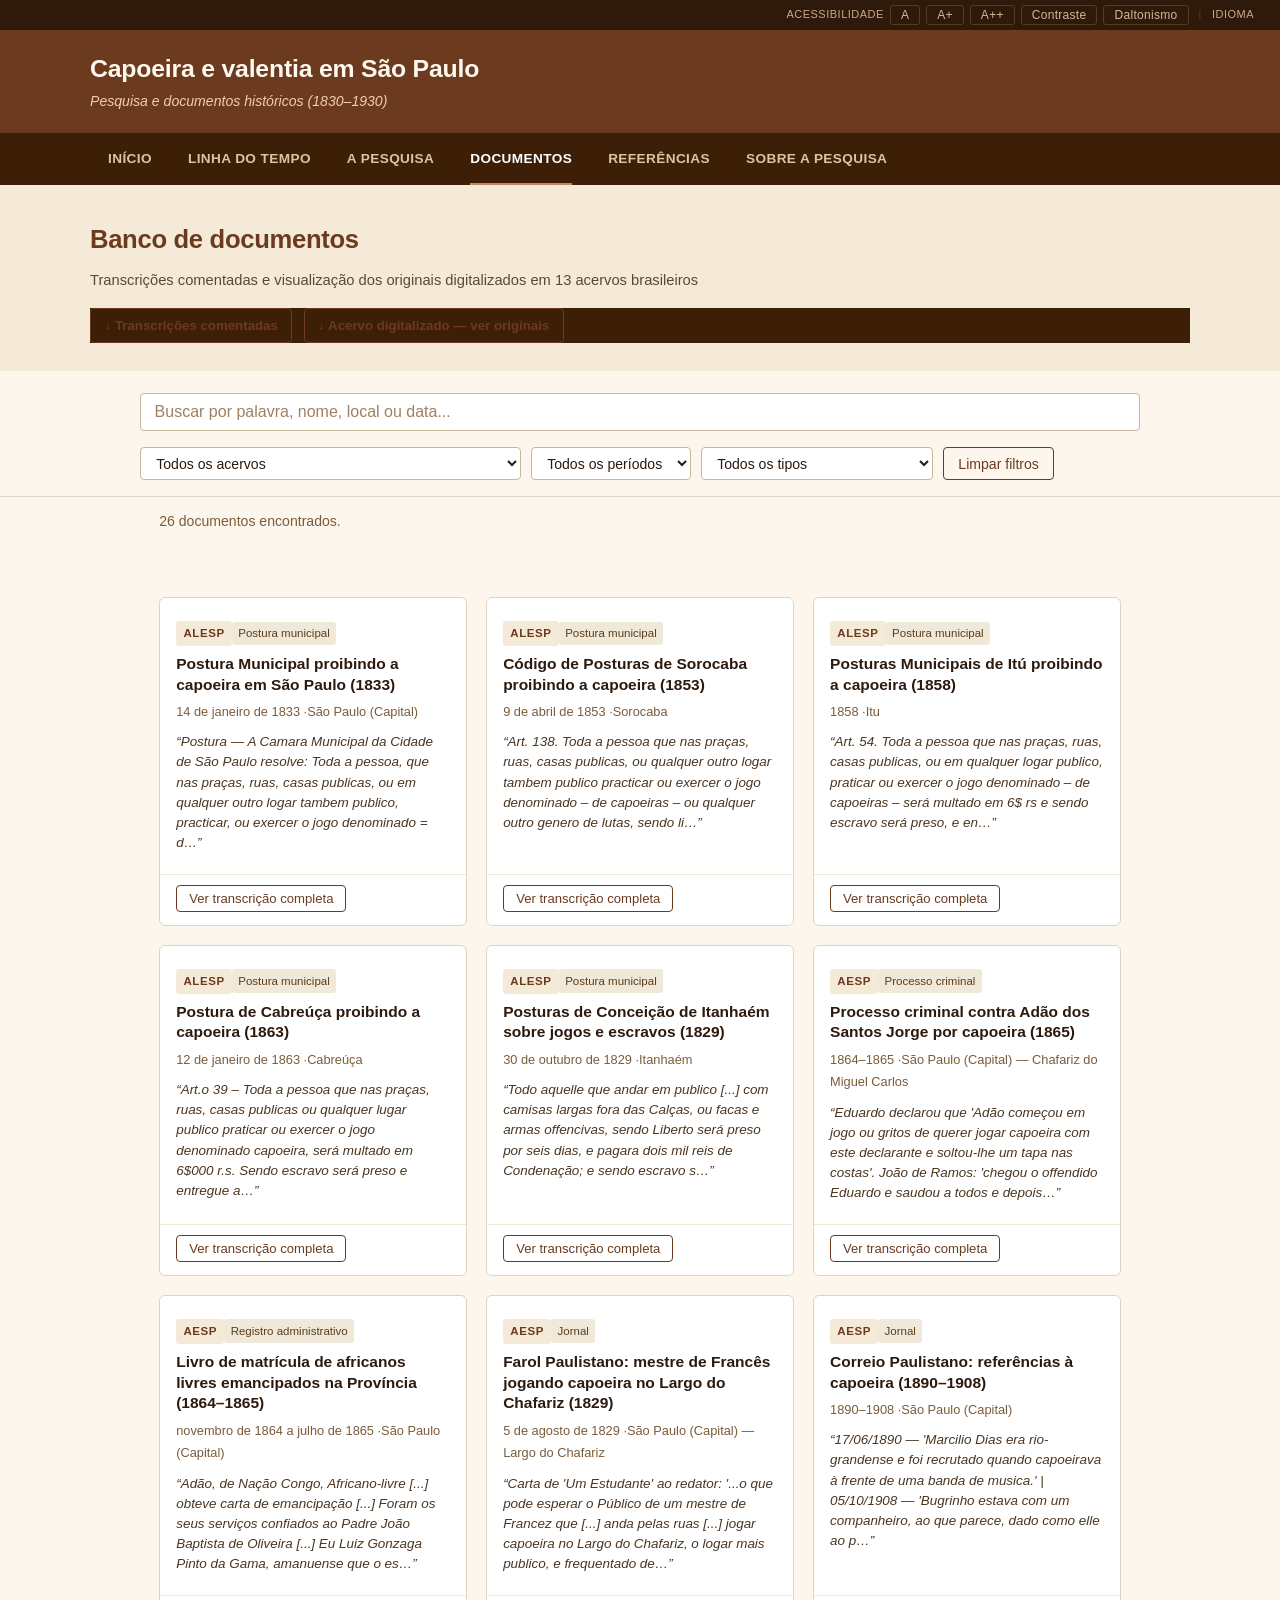
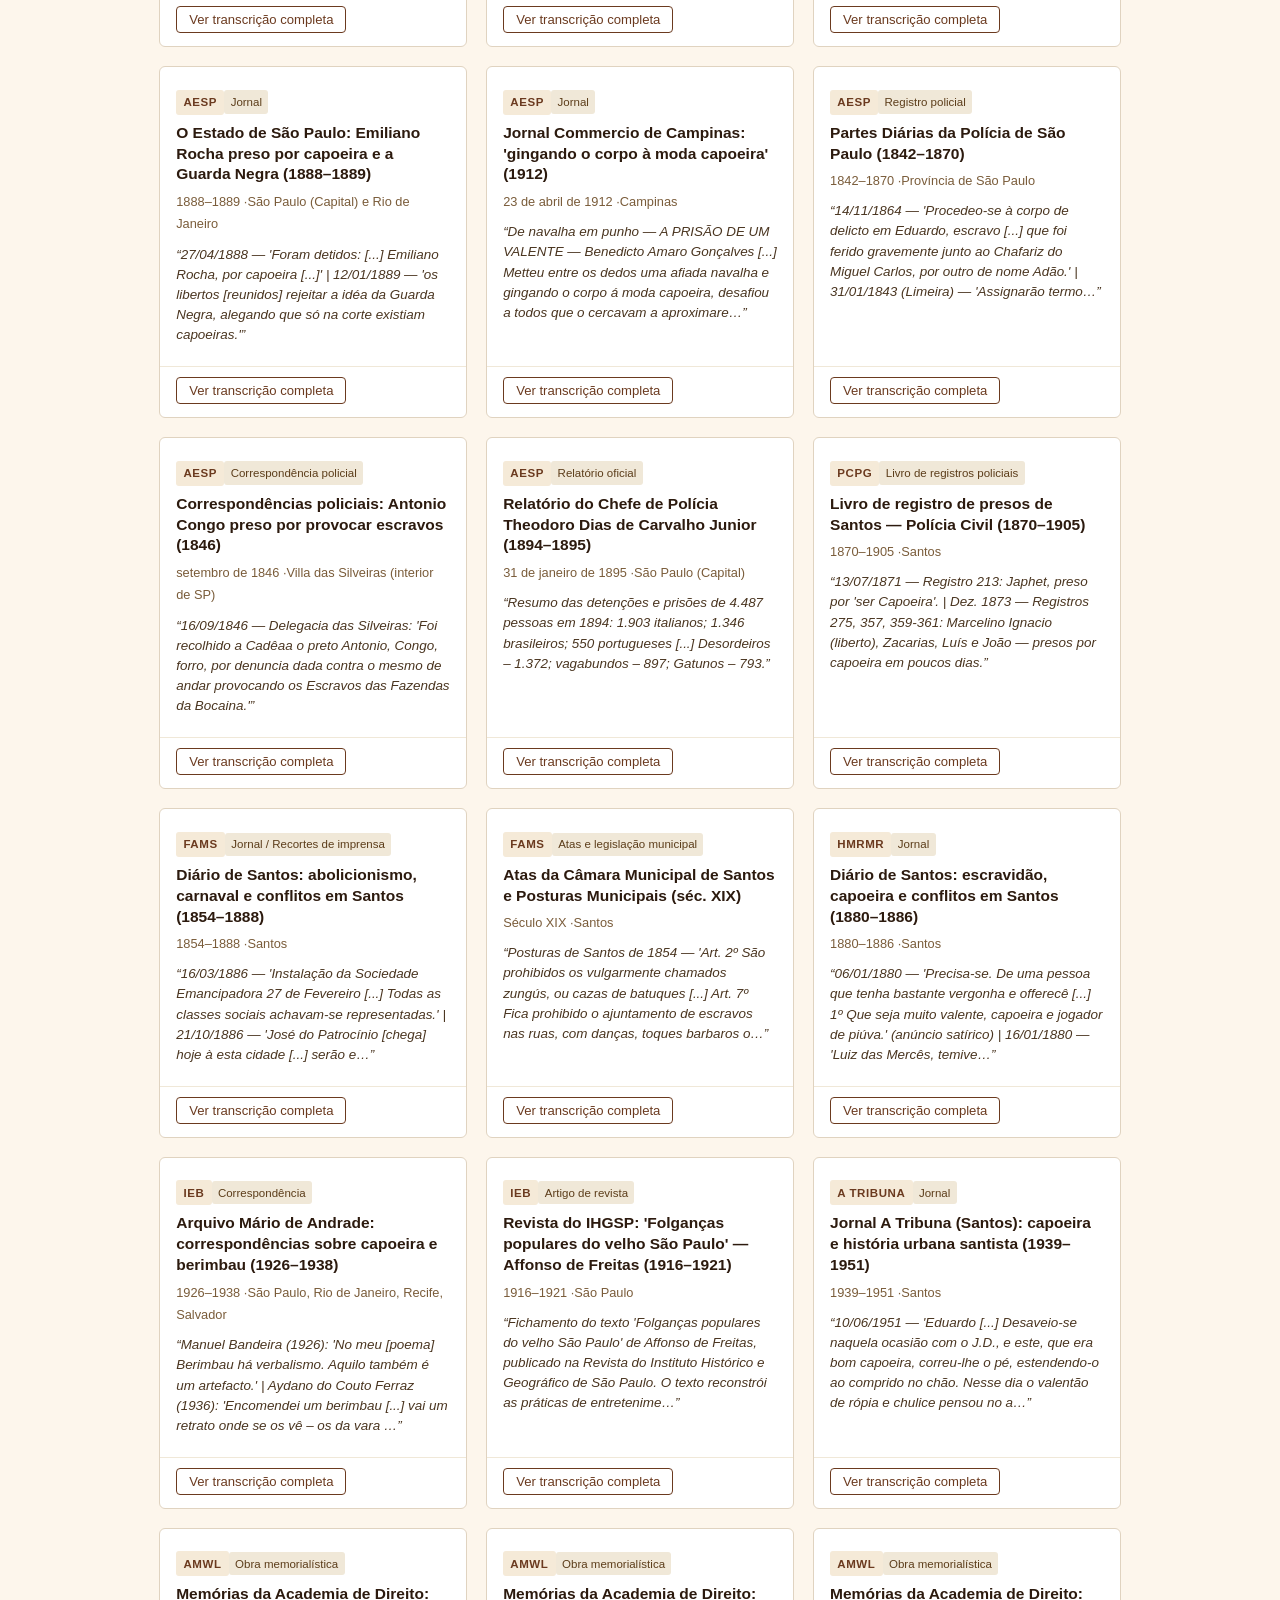
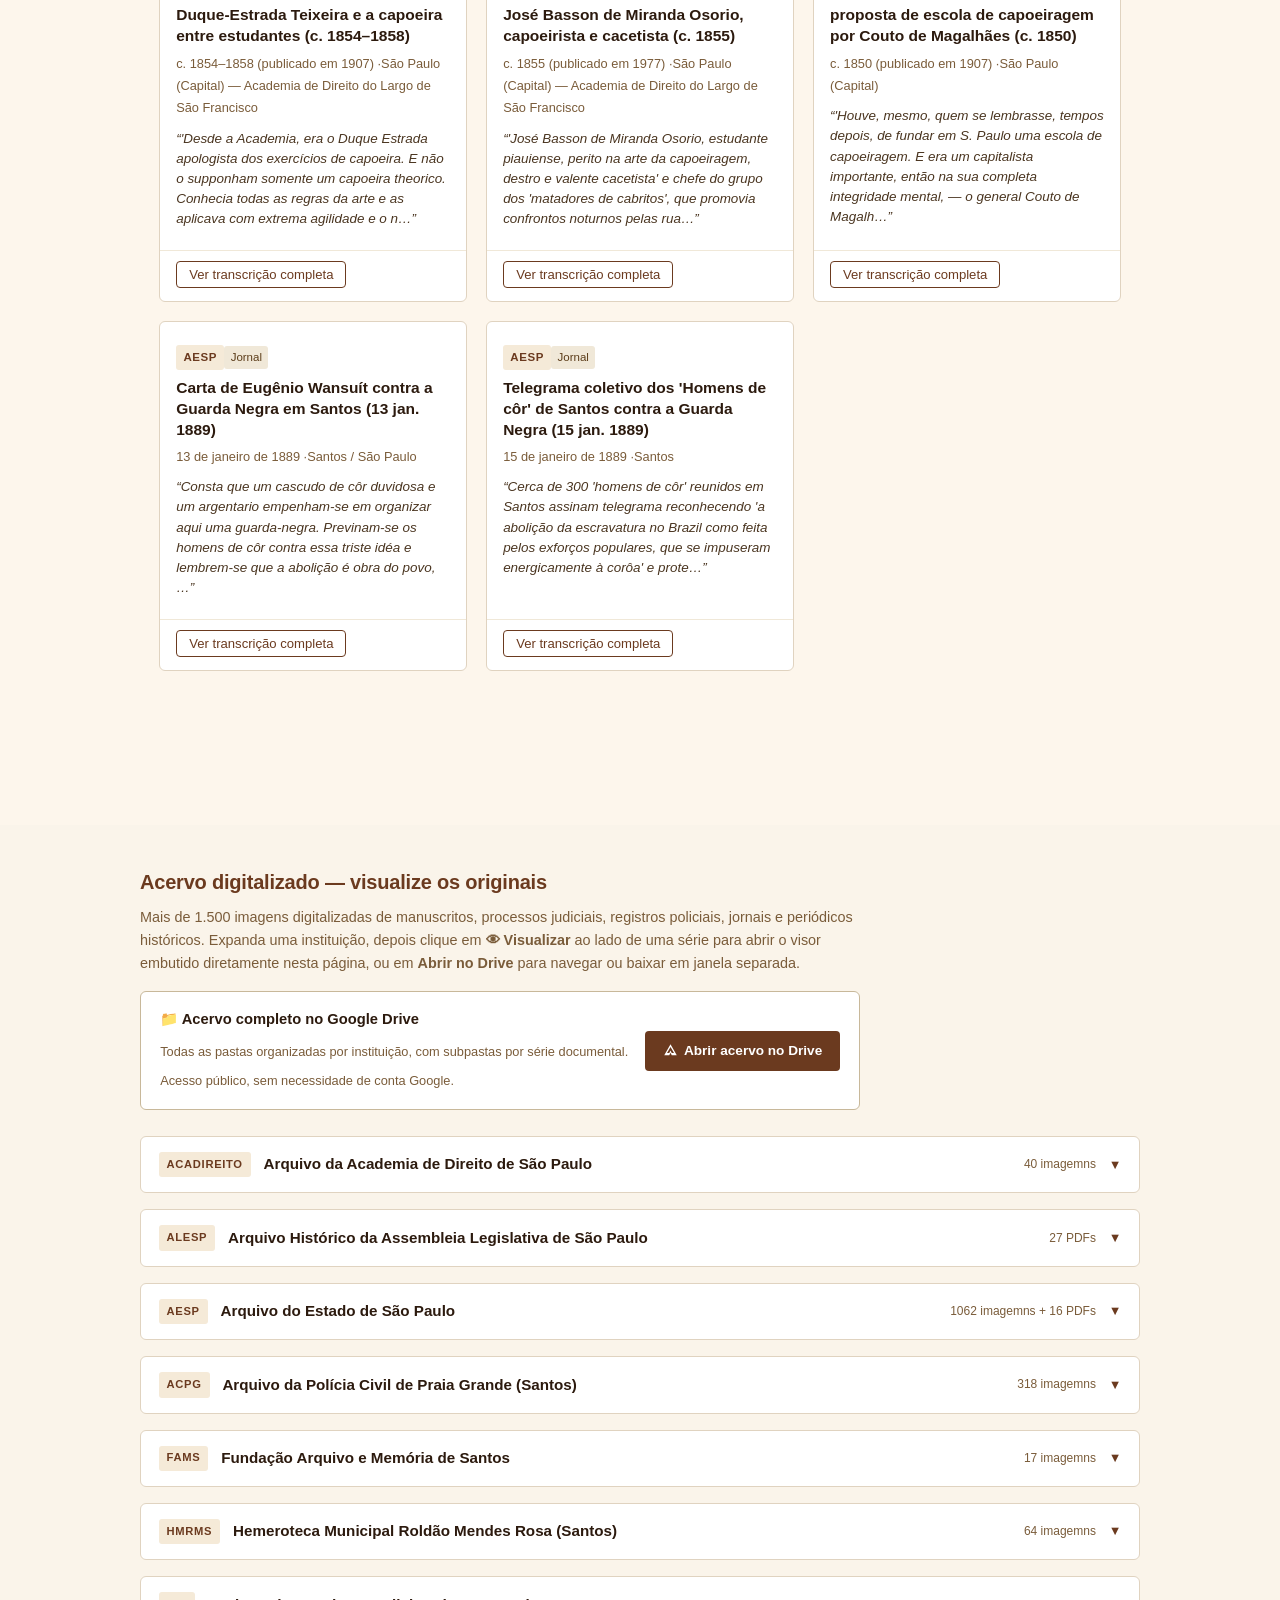
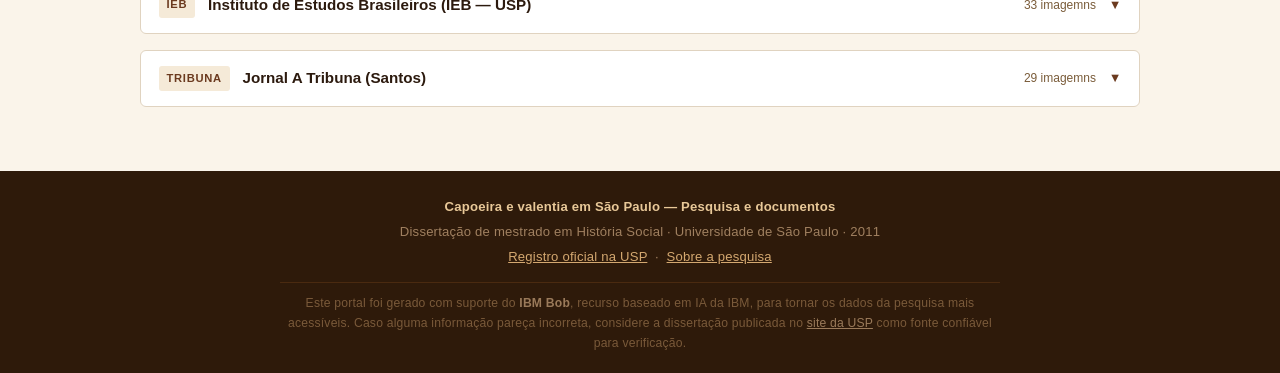
<file: documentos.html>
<!DOCTYPE html>
<html lang="pt-BR">
<head>
  <meta charset="UTF-8" />
  <meta name="viewport" content="width=device-width, initial-scale=1.0" />
  <meta name="description" content="Banco de documentos históricos digitalizados em 13 acervos brasileiros. Visualize os originais diretamente nesta página ou acesse o acervo completo no Google Drive." />
  <title>Banco de documentos &mdash; Capoeira e valentia em São Paulo</title>
  <link rel="stylesheet" href="style.css" />
  <style>
    .doc-nav-interna {
      display: flex; gap: .7rem; flex-wrap: wrap; margin-top: .9rem;
    }
    .doc-nav-interna a {
      font-size: .83rem; font-weight: 700; color: var(--accent);
      border: 1.5px solid var(--accent); border-radius: 4px;
      padding: .3rem .85rem; text-decoration: none;
      transition: background .15s, color .15s;
    }
    .doc-nav-interna a:hover { background: var(--accent); color: #fff; }

    .doc-controles {
      background: #fdf6ec; border-bottom: 1px solid #e0d3c0;
      padding: 1.4rem 1.2rem 1rem;
    }
    .doc-controles-inner { max-width: 1000px; margin: 0 auto; }
    .doc-busca-row { display: flex; gap: .6rem; margin-bottom: 1rem; flex-wrap: wrap; }
    #busca-input {
      flex: 1 1 280px; font-family: Arial, sans-serif; font-size: 1rem;
      padding: .55rem .85rem; border: 1.5px solid #c8b89a; border-radius: 4px;
      background: #fff; color: #2c1a0e; outline: none; transition: border-color .2s;
    }
    #busca-input:focus { border-color: #6b3a1f; }
    #busca-input::placeholder { color: #a08060; }
    .doc-filtros { display: flex; gap: .6rem; flex-wrap: wrap; }
    .doc-filtros select {
      font-family: Arial, sans-serif; font-size: .88rem; padding: .42rem .7rem;
      border: 1.5px solid #c8b89a; border-radius: 4px; background: #fff;
      color: #2c1a0e; cursor: pointer; outline: none; transition: border-color .2s;
    }
    .doc-filtros select:focus { border-color: #6b3a1f; }
    #btn-limpar {
      font-family: Arial, sans-serif; font-size: .88rem; padding: .42rem .9rem;
      background: transparent; border: 1.5px solid #6b3a1f; border-radius: 4px;
      color: #6b3a1f; cursor: pointer; transition: background .15s, color .15s;
    }
    #btn-limpar:hover { background: #6b3a1f; color: #fff; }

    .doc-contador {
      max-width: 1000px; margin: .7rem auto .4rem; padding: 0 1.2rem;
      font-size: .88rem; color: #7a5c3a;
    }

    #doc-lista {
      max-width: 1000px; margin: 0 auto 3rem; padding: .6rem 1.2rem 0;
      display: grid; grid-template-columns: repeat(auto-fill, minmax(290px, 1fr)); gap: 1.2rem;
    }
    .doc-card {
      background: #fff; border: 1px solid #e0d3c0; border-radius: 6px;
      overflow: hidden; transition: box-shadow .2s; display: flex; flex-direction: column;
    }
    .doc-card:hover { box-shadow: 0 4px 18px rgba(107,58,31,.13); }
    .doc-card-topo {
      border-top: 3px solid transparent; transition: border-color .2s;
      padding: 1rem 1rem .7rem; flex: 1;
    }
    .doc-card:hover .doc-card-topo { border-color: #6b3a1f; }
    .doc-sigla {
      display: inline-block; font-size: .72rem; font-weight: bold;
      letter-spacing: .05em; text-transform: uppercase;
      background: #f5ead8; color: #6b3a1f; border-radius: 3px;
      padding: .15rem .45rem; margin-bottom: .45rem;
    }
    .doc-titulo { font-size: .97rem; font-weight: bold; color: #2c1a0e; margin: 0 0 .35rem; line-height: 1.35; }
    .doc-meta { font-size: .8rem; color: #7a5c3a; margin-bottom: .55rem; }
    .doc-meta span + span::before { content: " \00b7 "; }
    .doc-tipo-badge {
      display: inline-block; font-size: .72rem; background: #f0e8d8;
      color: #5c3d1a; border-radius: 3px; padding: .1rem .4rem; margin-bottom: .55rem;
    }
    .doc-trecho { font-size: .84rem; color: #4a3520; line-height: 1.5; margin-bottom: .6rem; font-style: italic; }
    .doc-trecho mark { background: #ffe066; color: #2c1a0e; border-radius: 2px; padding: 0 .1em; font-style: normal; }
    .doc-card-rodape { padding: .5rem 1rem .75rem; border-top: 1px solid #f0e8d8; }
    .btn-expandir {
      font-family: Arial, sans-serif; font-size: .82rem; background: transparent;
      border: 1px solid #6b3a1f; border-radius: 4px; color: #6b3a1f;
      cursor: pointer; padding: .3rem .75rem; transition: background .15s, color .15s;
    }
    .btn-expandir:hover { background: #6b3a1f; color: #fff; }
    .doc-expandido {
      display: none; background: #fdf6ec; border-top: 1px solid #e0d3c0;
      padding: .9rem 1rem 1rem;
    }
    .doc-expandido.aberto { display: block; }
    .doc-expandido h4 { font-size: .8rem; text-transform: uppercase; letter-spacing: .06em; color: #6b3a1f; margin: .7rem 0 .25rem; }
    .doc-expandido h4:first-child { margin-top: 0; }
    .doc-transcricao-texto {
      font-size: .84rem; color: #2c1a0e; line-height: 1.6;
      background: #fff; border-left: 3px solid #c8b89a;
      padding: .6rem .8rem; border-radius: 0 4px 4px 0; white-space: pre-wrap;
    }
    .doc-transcricao-texto mark { background: #ffe066; color: #2c1a0e; border-radius: 2px; padding: 0 .1em; }
    .doc-contexto-texto { font-size: .84rem; color: #4a3520; line-height: 1.6; }
    .doc-personagens-lista { font-size: .82rem; color: #4a3520; }
    .doc-ref { font-size: .78rem; color: #8a6a4a; font-style: italic; }
    .doc-sem-resultado { grid-column: 1 / -1; text-align: center; padding: 3rem 1rem; color: #8a6a4a; font-size: .95rem; }

    .secao-divisor { border: none; border-top: 2px solid #e0d3c0; max-width: 1000px; margin: 2.5rem auto 0; }

    /* === ACERVO DIGITALIZADO === */
    #acervo-drive { background: #faf4ea; padding: 2.5rem 1.2rem 3rem; }
    .acervo-inner { max-width: 1000px; margin: 0 auto; }
    .acervo-titulo { font-size: 1.25rem; font-weight: 700; color: #6b3a1f; margin-bottom: .4rem; letter-spacing: -.2px; }
    .acervo-subtitulo { font-size: .9rem; color: #7a5c3a; margin-bottom: 1rem; line-height: 1.6; max-width: 720px; }

    /* Drive root CTA box */
    .acervo-drive-raiz {
      display: flex; align-items: center; gap: 1rem; flex-wrap: wrap;
      background: #fff; border: 1.5px solid #c8b89a; border-radius: 6px;
      padding: .9rem 1.2rem; margin-bottom: 1.6rem; max-width: 720px;
    }
    .acervo-drive-raiz-texto {
      flex: 1; min-width: 200px;
    }
    .acervo-drive-raiz-texto strong {
      display: block; font-size: .92rem; color: #2c1a0e; margin-bottom: .2rem;
    }
    .acervo-drive-raiz-texto span {
      font-size: .8rem; color: #7a5c3a;
    }
    .btn-drive-raiz {
      display: inline-flex; align-items: center; gap: .4rem;
      font-family: Arial, sans-serif; font-size: .85rem; font-weight: 700;
      background: #6b3a1f; color: #fff; border: none; border-radius: 4px;
      padding: .5rem 1.1rem; cursor: pointer; text-decoration: none;
      white-space: nowrap; transition: background .15s; flex-shrink: 0;
    }
    .btn-drive-raiz:hover { background: #8f4f28; color: #fff; text-decoration: none; }

    .acervo-aviso-ieb {
      font-size: .8rem; color: #8a5c2a; background: #fff8ec;
      border: 1px solid #e0ceb4; border-radius: 4px;
      padding: .45rem .8rem; margin-bottom: 1.4rem; max-width: 700px;
    }

    .acervo-card { background: #fff; border: 1px solid #e0d3c0; border-radius: 6px; margin-bottom: 1rem; overflow: hidden; }
    .acervo-card-header {
      display: flex; align-items: center; gap: .8rem; padding: .9rem 1.1rem;
      cursor: pointer; user-select: none; transition: background .15s;
    }
    .acervo-card-header:hover { background: #fdf6ec; }
    .acervo-sigla-badge {
      font-size: .7rem; font-weight: 700; letter-spacing: .06em; text-transform: uppercase;
      background: #f5ead8; color: #6b3a1f; border-radius: 3px;
      padding: .18rem .5rem; white-space: nowrap; flex-shrink: 0;
    }
    .acervo-nome { font-size: .95rem; font-weight: 700; color: #2c1a0e; flex: 1; }
    .acervo-total-badge { font-size: .75rem; color: #7a5c3a; white-space: nowrap; flex-shrink: 0; }
    .acervo-chevron { font-size: .8rem; color: #6b3a1f; flex-shrink: 0; transition: transform .2s; }
    .acervo-card.aberto .acervo-chevron { transform: rotate(180deg); }

    .acervo-descricao {
      display: none; padding: .1rem 1.1rem .7rem; font-size: .83rem; color: #5a4030;
      line-height: 1.6; border-top: 1px solid #f0e8d8; background: #fffcf8;
    }
    .acervo-card.aberto .acervo-descricao { display: block; }

    .acervo-series { display: none; border-top: 1px solid #e8dcc8; }
    .acervo-card.aberto .acervo-series { display: block; }

    .serie-item { border-bottom: 1px solid #f0e8d8; }
    .serie-item:last-child { border-bottom: none; }
    .serie-item-row {
      display: flex; align-items: center; gap: .7rem;
      padding: .65rem 1.1rem; flex-wrap: wrap;
    }
    .serie-nome { font-size: .86rem; color: #2c1a0e; flex: 1; line-height: 1.4; min-width: 180px; }
    .serie-periodo { font-size: .75rem; color: #8a6a4a; white-space: nowrap; }
    .serie-contagem { font-size: .75rem; color: #8a6a4a; white-space: nowrap; }
    .serie-docs-portal { display: flex; gap: .4rem; flex-wrap: wrap; }
    .badge-portal {
      font-size: .68rem; background: #e8f0fa; color: #2a5090;
      border-radius: 3px; padding: .1rem .4rem; border: 1px solid #b8ccee; white-space: nowrap;
    }

    .serie-acoes { display: flex; gap: .4rem; flex-shrink: 0; flex-wrap: wrap; align-items: center; }

    .btn-drive {
      display: inline-flex; align-items: center; gap: .35rem;
      font-family: Arial, sans-serif; font-size: .78rem; font-weight: 700;
      background: #6b3a1f; color: #fff; border: none; border-radius: 4px;
      padding: .32rem .75rem; cursor: pointer; text-decoration: none;
      white-space: nowrap; transition: background .15s; flex-shrink: 0;
    }
    .btn-drive:hover { background: #8f4f28; color: #fff; text-decoration: none; }
    .btn-drive svg { flex-shrink: 0; }
    .btn-drive-pendente { font-size: .78rem; color: #a08060; font-style: italic; }

    .btn-visualizar {
      display: inline-flex; align-items: center; gap: .3rem;
      font-family: Arial, sans-serif; font-size: .78rem; font-weight: 700;
      background: #fff; color: #6b3a1f; border: 1.5px solid #6b3a1f;
      border-radius: 4px; padding: .28rem .7rem; cursor: pointer;
      white-space: nowrap; transition: background .15s, color .15s;
    }
    .btn-visualizar:hover { background: #6b3a1f; color: #fff; }
    .btn-visualizar.ativo { background: #6b3a1f; color: #fff; }

    /* Inline Drive viewer panel */
    .serie-viewer {
      display: none; background: #f2ebe0;
      border-top: 1px dashed #c8b89a;
      padding: .8rem 1.1rem 1rem;
    }
    .serie-viewer.aberto { display: block; }
    .viewer-cabecalho {
      display: flex; align-items: flex-start; justify-content: space-between;
      margin-bottom: .6rem; flex-wrap: wrap; gap: .4rem;
    }
    .viewer-titulo { font-size: .82rem; font-weight: 700; color: #4a2810; }
    .viewer-instrucao { font-size: .75rem; color: #7a5c3a; font-style: italic; max-width: 420px; text-align: right; }
    .viewer-iframe-wrap {
      width: 100%; border: 1px solid #c8b89a; border-radius: 4px;
      overflow: hidden; background: #fff;
    }
    .viewer-iframe-wrap iframe { display: block; width: 100%; height: 440px; border: none; }
    .viewer-link-direto {
      display: inline-flex; align-items: center; gap: .3rem;
      font-size: .78rem; color: #6b3a1f; text-decoration: underline; margin-top: .5rem;
    }
    .viewer-link-direto:hover { color: #3a1a08; }

    .serie-docs-detalhe {
      display: none; background: #fdf6ec;
      border-top: 1px dashed #e0ceb4;
      padding: .5rem 1.1rem .6rem 2.2rem;
    }
    .serie-item.aberto .serie-docs-detalhe { display: block; }
    .docs-detalhe-item {
      font-size: .8rem; color: #4a3520; padding: .22rem 0;
      border-bottom: 1px dotted #e0d3c0; line-height: 1.45;
    }
    .docs-detalhe-item:last-child { border-bottom: none; }
    .docs-detalhe-ref { font-size: .72rem; color: #8a6a4a; font-style: italic; margin-left: .4rem; }
    .toggle-docs-btn {
      font-size: .75rem; color: #6b3a1f; background: none; border: none;
      cursor: pointer; padding: 0; text-decoration: underline; margin-left: .4rem;
    }

    body.alto-contraste .doc-card { background: #000; border-color: #fff; }
    body.alto-contraste .doc-titulo { color: #fff; }
    body.alto-contraste .doc-trecho { color: #eee; }
    body.alto-contraste .doc-sigla { background: #333; color: #ffcc00; }
    body.alto-contraste #busca-input { background: #111; color: #fff; border-color: #fff; }
    body.alto-contraste .doc-filtros select { background: #111; color: #fff; border-color: #fff; }
    body.alto-contraste .doc-expandido { background: #111; }
    body.alto-contraste .doc-transcricao-texto { background: #000; color: #fff; border-color: #888; }
    body.alto-contraste .acervo-card { background: #000; border-color: #fff; }
    body.alto-contraste .acervo-nome { color: #fff; }
    body.alto-contraste .btn-drive { background: #ffdd00; color: #000; }
    body.alto-contraste .btn-drive-raiz { background: #ffdd00; color: #000; }
    body.alto-contraste .btn-visualizar { border-color: #fff; color: #fff; background: #000; }
    body.alto-contraste .btn-visualizar.ativo { background: #fff; color: #000; }
    body.alto-contraste .serie-viewer { background: #111; border-color: #888; }
    body.alto-contraste .acervo-drive-raiz { background: #111; border-color: #888; }
    body.alto-contraste .acervo-drive-raiz-texto strong { color: #fff; }
    body.alto-contraste .acervo-drive-raiz-texto span { color: #ccc; }

    @media (max-width: 600px) {
      #doc-lista { grid-template-columns: 1fr; }
      .doc-filtros select { font-size: .82rem; }
      .serie-item-row { flex-direction: column; align-items: flex-start; gap: .4rem; }
      .serie-acoes { width: 100%; }
      .btn-drive, .btn-visualizar { flex: 1; justify-content: center; }
      .viewer-iframe-wrap iframe { height: 300px; }
      .viewer-instrucao { text-align: left; }
      .acervo-drive-raiz { flex-direction: column; align-items: flex-start; }
      .btn-drive-raiz { width: 100%; justify-content: center; }
    }
  </style>
</head>
<body>
  <div class="acess-bar" role="toolbar" aria-label="Opções de acessibilidade">
    <span>Acessibilidade</span>
    <button class="btn-fonte" data-nivel="n">A</button>
    <button class="btn-fonte" data-nivel="g">A+</button>
    <button class="btn-fonte" data-nivel="gg">A++</button>
    <button id="btn-contraste">Contraste</button>
    <button id="btn-daltonismo">Daltonismo</button>
    <span class="acess-sep">|</span>
    <span>Idioma</span>
    <div id="google_translate_element"></div>
  </div>

  <header><div class="header-inner">
    <h1>Capoeira e valentia em São Paulo</h1>
    <p class="subtitulo">Pesquisa e documentos históricos (1830&ndash;1930)</p>
  </div></header>

  <nav aria-label="Menu principal">
    <button class="menu-toggle" aria-expanded="false" aria-controls="menu-lista">Menu</button>
    <ul id="menu-lista" role="list">
      <li><a href="index.html">Início</a></li>
      <li><a href="timeline.html">Linha do tempo</a></li>
      <li><a href="dissertacao.html">A pesquisa</a></li>
      <li><a href="documentos.html" class="ativo">Documentos</a></li>
      <li><a href="referencias.html">Referências</a></li>
      <li><a href="sobre.html">Sobre a pesquisa</a></li>
    </ul>
  </nav>

  <div class="page-header"><div class="page-header-inner">
    <h2>Banco de documentos</h2>
    <p>Transcrições comentadas e visualização dos originais digitalizados em 13 acervos brasileiros</p>
    <nav class="doc-nav-interna" aria-label="Seções da página">
      <a href="#transcricoes">&darr; Transcrições comentadas</a>
      <a href="#acervo-drive">&darr; Acervo digitalizado &mdash; ver originais</a>
    </nav>
  </div></div>

  <!-- TRANSCRICOES -->
  <div id="transcricoes">
    <div class="doc-controles">
      <div class="doc-controles-inner">
        <div class="doc-busca-row">
          <input type="search" id="busca-input"
            placeholder="Buscar por palavra, nome, local ou data..."
            aria-label="Buscar documentos" autocomplete="off" />
        </div>
        <div class="doc-filtros">
          <select id="filtro-acervo" aria-label="Filtrar por acervo"><option value="">Todos os acervos</option></select>
          <select id="filtro-periodo" aria-label="Filtrar por período"><option value="">Todos os períodos</option></select>
          <select id="filtro-tipo" aria-label="Filtrar por tipo de documento"><option value="">Todos os tipos</option></select>
          <button id="btn-limpar" type="button">Limpar filtros</button>
        </div>
      </div>
    </div>
    <div class="doc-contador" id="doc-contador" aria-live="polite"></div>
    <main>
      <div id="doc-lista" role="list" aria-label="Lista de documentos"></div>
    </main>
  </div>

  <hr class="secao-divisor" />

  <!-- ACERVO DIGITALIZADO -->
  <section id="acervo-drive" aria-labelledby="acervo-titulo">
    <div class="acervo-inner">
      <h2 class="acervo-titulo" id="acervo-titulo">Acervo digitalizado &mdash; visualize os originais</h2>
      <p class="acervo-subtitulo">
        Mais de 1.500 imagens digitalizadas de manuscritos, processos judiciais, registros policiais, jornais e periódicos históricos.
        Expanda uma instituição, depois clique em <strong>&#128065; Visualizar</strong> ao lado de uma série para abrir o visor embutido diretamente nesta página,
        ou em <strong>Abrir no Drive</strong> para navegar ou baixar em janela separada.
      </p>

      <!-- Botão de acesso ao acervo raiz completo -->
      <div class="acervo-drive-raiz" role="complementary" aria-label="Acesso ao acervo completo no Drive">
        <div class="acervo-drive-raiz-texto">
          <strong>&#128193; Acervo completo no Google Drive</strong>
          <span>Todas as pastas organizadas por instituição, com subpastas por série documental. Acesso público, sem necessidade de conta Google.</span>
        </div>
        <a class="btn-drive-raiz"
           href="https://drive.google.com/drive/folders/1pXmFoETXM_DXU7NmWPlaxYS7YeJEIN4t?usp=sharing"
           target="_blank" rel="noopener"
           aria-label="Abrir acervo completo de documentos no Google Drive">
          <svg width="15" height="15" viewBox="0 0 24 24" fill="currentColor" aria-hidden="true"><path d="M12 2L2 19.5h8l2-4 2 4h8L12 2zm0 4.2l5.6 9.8H14l-2-4-2 4H6.4L12 6.2z"/></svg>
          Abrir acervo no Drive
        </a>
      </div>

      <p class="acervo-aviso-ieb" id="aviso-ieb" style="display:none">
        &#9888; O link da pasta raiz do <strong>Instituto de Estudos Brasileiros (IEB)</strong> não pôde ser confirmado. Os links das séries individuais estão corretos.
      </p>
      <div id="acervo-lista" role="list"></div>
    </div>
  </section>

  <footer><p>
    <strong>Capoeira e valentia em São Paulo &mdash; Pesquisa e documentos</strong><br />
    Dissertação de mestrado em História Social &middot; Universidade de São Paulo &middot; 2011<br />
    <a href="https://teses.usp.br/teses/disponiveis/8/8138/tde-11092012-105013/pt-br.html" target="_blank" rel="noopener">Registro oficial na USP</a>
    &nbsp;&middot;&nbsp;
    <a href="sobre.html">Sobre a pesquisa</a>
  </p>
  <p class="footer-ia">
    Este portal foi gerado com suporte do <strong>IBM Bob</strong>, recurso baseado em IA da IBM, para tornar os dados da pesquisa mais acessíveis. Caso alguma informação pareça incorreta, considere a dissertação publicada no <a href="https://teses.usp.br/teses/disponiveis/8/8138/tde-11092012-105013/pt-br.html" target="_blank" rel="noopener">site da USP</a> como fonte confiável para verificação.
  </p></footer>

  <script src="script.js"></script>
  <script>
  function googleTranslateElementInit() {
    new google.translate.TranslateElement({
      pageLanguage: 'pt', includedLanguages: 'en,es',
      layout: google.translate.TranslateElement.InlineLayout.SIMPLE, autoDisplay: false
    }, 'google_translate_element');
  }
  </script>
  <script src="https://translate.google.com/translate_a/element.js?cb=googleTranslateElementInit"></script>

  <!-- BANCO DE TRANSCRICOES -->
  <script>
  (function () {
    'use strict';
    var DOCS = [], termoBusca = '', filtroAcervo = '', filtroPeriodo = '', filtroTipo = '';

    fetch('data/documentos.json')
      .then(function(r){ return r.json(); })
      .then(function(data){ DOCS = data; popularFiltros(); renderizar(); })
      .catch(function(){
        document.getElementById('doc-lista').innerHTML =
          '<p class="doc-sem-resultado">N\u00e3o foi poss\u00edvel carregar os documentos.</p>';
      });

    function popularFiltros() {
      preencheSelect('filtro-acervo',  [...new Set(DOCS.map(function(d){ return d.acervo; }))].sort());
      preencheSelect('filtro-periodo', [...new Set(DOCS.map(function(d){ return d.periodo; }))].sort());
      preencheSelect('filtro-tipo',    [...new Set(DOCS.map(function(d){ return d.tipo; }))].sort());
    }
    function preencheSelect(id, valores) {
      var sel = document.getElementById(id);
      valores.forEach(function(v){ var o = document.createElement('option'); o.value = o.textContent = v; sel.appendChild(o); });
    }
    function filtrar() {
      var termo = termoBusca.toLowerCase().trim();
      return DOCS.filter(function(d) {
        if (filtroAcervo  && d.acervo  !== filtroAcervo)  return false;
        if (filtroPeriodo && d.periodo !== filtroPeriodo) return false;
        if (filtroTipo    && d.tipo    !== filtroTipo)    return false;
        if (!termo) return true;
        var hay = [d.titulo, d.acervo, d.tipo, d.data, d.local, d.periodo, d.transcricao, d.contexto]
          .concat(d.personagens||[]).concat(d.palavras_chave||[]).join(' ').toLowerCase();
        return hay.indexOf(termo) !== -1;
      });
    }
    function esc(s){ return s.replace(/&/g,'&amp;').replace(/</g,'&lt;').replace(/>/g,'&gt;').replace(/"/g,'&quot;'); }
    function escRe(s){ return s.replace(/[.*+?^${}()|[\]\\]/g,'\\$&'); }
    function hl(txt, termo) {
      if (!termo) return esc(txt);
      return esc(txt).replace(new RegExp('('+escRe(termo)+')','gi'),'<mark>$1</mark>');
    }
    function trecho(txt, termo) {
      var MAX = 200;
      if (!termo) return txt.length > MAX ? txt.slice(0,MAX)+'\u2026' : txt;
      var idx = txt.toLowerCase().indexOf(termo.toLowerCase());
      if (idx === -1) return txt.length > MAX ? txt.slice(0,MAX)+'\u2026' : txt;
      var i = Math.max(0,idx-80), f = Math.min(txt.length,idx+termo.length+120);
      return (i>0?'\u2026':'')+txt.slice(i,f)+(f<txt.length?'\u2026':'');
    }
    function renderizar() {
      var res = filtrar();
      var lista = document.getElementById('doc-lista');
      var contador = document.getElementById('doc-contador');
      var termo = termoBusca.trim();
      contador.textContent = res.length === 0 ? 'Nenhum documento encontrado.' :
        res.length === 1 ? '1 documento encontrado.' : res.length + ' documentos encontrados.';
      if (!res.length) { lista.innerHTML = '<p class="doc-sem-resultado">Nenhum documento corresponde \u00e0 busca.</p>'; return; }
      lista.innerHTML = res.map(function(d) {
        var trechoTxt = trecho(d.transcricao, termo);
        var persHtml = d.personagens && d.personagens.length
          ? '<h4>Personagens mencionados</h4><p class="doc-personagens-lista">'+d.personagens.map(function(p){return hl(p,termo);}).join(', ')+'</p>' : '';
        return '<div class="doc-card" role="listitem" id="card-'+d.id+'">'+
          '<div class="doc-card-topo">'+
          '<span class="doc-sigla">'+esc(d.acervo_sigla)+'</span>'+
          '<span class="doc-tipo-badge">'+esc(d.tipo)+'</span>'+
          '<h3 class="doc-titulo">'+hl(d.titulo,termo)+'</h3>'+
          '<p class="doc-meta"><span>'+esc(d.data)+'</span><span>'+esc(d.local)+'</span></p>'+
          '<p class="doc-trecho">&ldquo;'+hl(trechoTxt,termo)+'&rdquo;</p>'+
          '</div>'+
          '<div class="doc-card-rodape">'+
          '<button class="btn-expandir" aria-expanded="false" aria-controls="exp-'+d.id+'"'+
          ' onclick="toggleCard(\''+d.id+'\',this)">Ver transcri\u00e7\u00e3o completa</button>'+
          '</div>'+
          '<div class="doc-expandido" id="exp-'+d.id+'" aria-hidden="true">'+
          '<h4>Transcri\u00e7\u00e3o</h4>'+
          '<p class="doc-transcricao-texto">'+hl(d.transcricao,termo)+'</p>'+
          '<h4>Contexto</h4>'+
          '<p class="doc-contexto-texto">'+hl(d.contexto,termo)+'</p>'+
          persHtml+
          '<h4>Refer\u00eancia de arquivo</h4>'+
          '<p class="doc-ref">'+esc(d.acervo)+' \u2014 '+esc(d.referencia)+'</p>'+
          '</div></div>';
      }).join('');
    }
    window.toggleCard = function(id, btn) {
      var p = document.getElementById('exp-'+id), aberto = p.classList.contains('aberto');
      p.classList.toggle('aberto',!aberto); p.setAttribute('aria-hidden', aberto?'true':'false');
      btn.setAttribute('aria-expanded', aberto?'false':'true');
      btn.textContent = aberto ? 'Ver transcri\u00e7\u00e3o completa' : 'Recolher';
    };
    var debTimer;
    document.getElementById('busca-input').addEventListener('input', function(){
      termoBusca = this.value; clearTimeout(debTimer); debTimer = setTimeout(renderizar,180);
    });
    document.getElementById('filtro-acervo').addEventListener('change', function(){ filtroAcervo = this.value; renderizar(); });
    document.getElementById('filtro-periodo').addEventListener('change', function(){ filtroPeriodo = this.value; renderizar(); });
    document.getElementById('filtro-tipo').addEventListener('change', function(){ filtroTipo = this.value; renderizar(); });
    document.getElementById('btn-limpar').addEventListener('click', function(){
      termoBusca=''; filtroAcervo=''; filtroPeriodo=''; filtroTipo='';
      ['busca-input','filtro-acervo','filtro-periodo','filtro-tipo'].forEach(function(id){ document.getElementById(id).value=''; });
      renderizar();
    });
  })();
  </script>

  <!-- ACERVO DIGITALIZADO -->
  <script>
  (function(){
    'use strict';
    var DRIVE_SVG = '<svg width="13" height="13" viewBox="0 0 24 24" fill="currentColor" aria-hidden="true"><path d="M12 2L2 19.5h8l2-4 2 4h8L12 2zm0 4.2l5.6 9.8H14l-2-4-2 4H6.4L12 6.2z"/></svg>';
    var EYE_SVG  = '<svg width="13" height="13" viewBox="0 0 24 24" fill="currentColor" aria-hidden="true"><path d="M12 4.5C7 4.5 2.73 7.61 1 12c1.73 4.39 6 7.5 11 7.5s9.27-3.11 11-7.5C21.27 7.61 17 4.5 12 4.5zm0 12.5a5 5 0 1 1 0-10 5 5 0 0 1 0 10zm0-8a3 3 0 1 0 0 6 3 3 0 0 0 0-6z"/></svg>';

    function driveId(url) {
      if (!url) return null;
      var m = url.match(/\/folders\/([a-zA-Z0-9_-]+)/);
      return m ? m[1] : null;
    }
    function embedUrl(id) {
      return 'https://drive.google.com/embeddedfolderview?id=' + id + '#grid';
    }
    function esc(s) {
      if (!s) return '';
      return String(s).replace(/&/g,'&amp;').replace(/</g,'&lt;').replace(/>/g,'&gt;').replace(/"/g,'&quot;');
    }

    fetch('data/acervos.json')
      .then(function(r){ return r.json(); })
      .then(function(data){ renderAcervos(data); })
      .catch(function(){
        document.getElementById('acervo-lista').innerHTML =
          '<p style="color:#8a6a4a;padding:2rem 0">N\u00e3o foi poss\u00edvel carregar os acervos.</p>';
      });

    function contarArquivos(series) {
      var imgs = 0, pdfs = 0;
      series.forEach(function(s){ imgs += (s.imagens||0); pdfs += (s.pdfs||0); });
      var partes = [];
      if (imgs) partes.push(imgs + ' imagem' + (imgs>1?'ns':''));
      if (pdfs) partes.push(pdfs + ' PDF' + (pdfs>1?'s':''));
      return partes.join(' + ');
    }

    function renderAcervos(acervos) {
      var lista = document.getElementById('acervo-lista');
      var temIebPendente = false;

      lista.innerHTML = acervos.map(function(acervo) {
        if (acervo.drive_url_pendente) temIebPendente = true;
        var total = contarArquivos(acervo.series);

        var seriesHtml = acervo.series.map(function(s, si) {
          var temDocs = s.docs_portal && s.docs_portal.length > 0;
          var contagem = [];
          if (s.imagens) contagem.push(s.imagens + ' img.');
          if (s.pdfs)    contagem.push(s.pdfs + ' PDF');
          var contagemStr = contagem.join(' + ');

          var docsBadges = temDocs
            ? '<div class="serie-docs-portal">' + s.docs_portal.map(function(dp){
                return '<span class="badge-portal" title="'+esc(dp.nota||'')+'">'+esc(dp.referencia)+'</span>';
              }).join('') + '</div>' : '';

          var docsDetalhe = temDocs
            ? '<div class="serie-docs-detalhe" id="dd-'+acervo.id+'-'+si+'">' +
              s.docs_portal.map(function(dp){
                return '<div class="docs-detalhe-item">'+esc(dp.titulo)+(dp.nota?' <span class="docs-detalhe-ref">'+esc(dp.nota)+'</span>':'')+'</div>';
              }).join('') + '</div>' : '';

          var toggleBtn = temDocs
            ? '<button class="toggle-docs-btn" onclick="toggleDocs(\''+acervo.id+'\','+si+',this)" aria-expanded="false">ver docs citados \u25be</button>' : '';

          var folderId = driveId(s.drive_url);
          var temImagens = (s.imagens||0) + (s.pdfs||0) > 0;
          var botoesAcao = '';

          if (s.drive_url) {
            botoesAcao = '<div class="serie-acoes">';
            if (temImagens && folderId) {
              botoesAcao += '<button class="btn-visualizar" id="bv-'+acervo.id+'-'+si+'"'+
                ' onclick="toggleViewer(\''+acervo.id+'\','+si+',\''+folderId+'\',this)"'+
                ' aria-expanded="false" aria-controls="sv-'+acervo.id+'-'+si+'"'+
                ' title="Visualizar documentos aqui na p\u00e1gina">'+EYE_SVG+' Visualizar</button>';
            }
            botoesAcao += '<a class="btn-drive" href="'+s.drive_url+'" target="_blank" rel="noopener"'+
              ' aria-label="Abrir '+esc(s.nome)+' no Google Drive">'+DRIVE_SVG+' Abrir no Drive</a>';
            botoesAcao += '</div>';
          } else if (!s.sem_drive) {
            botoesAcao = '<div class="serie-acoes"><span class="btn-drive-pendente">link pendente</span></div>';
          }

          var viewerPanel = '';
          if (temImagens && folderId) {
            viewerPanel = '<div class="serie-viewer" id="sv-'+acervo.id+'-'+si+'" aria-hidden="true">' +
              '<div class="viewer-cabecalho">' +
              '<span class="viewer-titulo">\ud83d\udcc2 '+esc(s.nome)+'</span>' +
              '<span class="viewer-instrucao">Clique num arquivo para abrir. Use &ldquo;Abrir no Drive&rdquo; para baixar.</span>' +
              '</div>' +
              '<div class="viewer-iframe-wrap">' +
              '<iframe id="if-'+acervo.id+'-'+si+'"' +
              ' title="Visualizador: '+esc(s.nome)+'"' +
              ' allowfullscreen loading="lazy"' +
              ' data-src="'+embedUrl(folderId)+'">' +
              '</iframe>' +
              '</div>' +
              '<a class="viewer-link-direto" href="'+s.drive_url+'" target="_blank" rel="noopener">'+
              DRIVE_SVG+' Abrir em nova janela para melhor visualiza\u00e7\u00e3o</a>' +
              '</div>';
          }

          return '<div class="serie-item'+(temDocs?' com-docs':'')+('" id="si-'+acervo.id+'-'+si+'">') +
            '<div class="serie-item-row">' +
            '<span class="serie-nome">'+esc(s.nome)+toggleBtn+'</span>' +
            '<span class="serie-periodo">'+esc(s.periodo)+'</span>' +
            (contagemStr ? '<span class="serie-contagem">'+esc(contagemStr)+'</span>' : '') +
            docsBadges + botoesAcao +
            '</div>' + docsDetalhe + viewerPanel + '</div>';
        }).join('');

        return '<div class="acervo-card" id="ac-'+acervo.id+'" role="listitem">' +
          '<div class="acervo-card-header" onclick="toggleAcervo(\''+acervo.id+'\')" tabindex="0"' +
          ' role="button" aria-expanded="false" aria-controls="acs-'+acervo.id+'"' +
          ' onkeydown="if(event.key===\'Enter\'||event.key===\' \'){toggleAcervo(\''+acervo.id+'\');}">' +
          '<span class="acervo-sigla-badge">'+esc(acervo.sigla)+'</span>' +
          '<span class="acervo-nome">'+esc(acervo.nome)+'</span>' +
          '<span class="acervo-total-badge">'+esc(total)+'</span>' +
          '<span class="acervo-chevron" aria-hidden="true">&#9660;</span>' +
          '</div>' +
          '<div class="acervo-descricao">'+esc(acervo.descricao)+'</div>' +
          '<div class="acervo-series" id="acs-'+acervo.id+'">'+seriesHtml+'</div>' +
          '</div>';
      }).join('');

      if (temIebPendente) document.getElementById('aviso-ieb').style.display = '';
    }

    window.toggleAcervo = function(id) {
      var card = document.getElementById('ac-'+id);
      var hdr  = card.querySelector('.acervo-card-header');
      var aberto = card.classList.contains('aberto');
      card.classList.toggle('aberto', !aberto);
      hdr.setAttribute('aria-expanded', aberto ? 'false' : 'true');
    };

    window.toggleDocs = function(acervoId, si, btn) {
      var item = document.getElementById('si-'+acervoId+'-'+si);
      var dd   = document.getElementById('dd-'+acervoId+'-'+si);
      if (!dd) return;
      var aberto = item.classList.contains('aberto');
      item.classList.toggle('aberto', !aberto);
      btn.setAttribute('aria-expanded', aberto ? 'false' : 'true');
      btn.textContent = aberto ? 'ver docs citados \u25be' : 'ocultar \u25b4';
    };

    window.toggleViewer = function(acervoId, si, folderId, btn) {
      var viewer = document.getElementById('sv-'+acervoId+'-'+si);
      if (!viewer) return;
      var aberto = viewer.classList.contains('aberto');
      // Close all other open viewers
      document.querySelectorAll('.serie-viewer.aberto').forEach(function(v){
        if (v !== viewer) {
          v.classList.remove('aberto');
          v.setAttribute('aria-hidden','true');
          var otherBtn = v.closest('.serie-item').querySelector('.btn-visualizar');
          if (otherBtn) { otherBtn.classList.remove('ativo'); otherBtn.setAttribute('aria-expanded','false'); }
        }
      });
      viewer.classList.toggle('aberto', !aberto);
      viewer.setAttribute('aria-hidden', aberto ? 'true' : 'false');
      btn.classList.toggle('ativo', !aberto);
      btn.setAttribute('aria-expanded', aberto ? 'false' : 'true');
      if (!aberto) {
        // Lazy-load the iframe on first open
        var iframe = viewer.querySelector('iframe[data-src]');
        if (iframe && !iframe.src) {
          iframe.src = iframe.getAttribute('data-src');
        }
        setTimeout(function(){ viewer.scrollIntoView({ behavior: 'smooth', block: 'nearest' }); }, 120);
      }
    };
  })();
  </script>
</body>
</html>
</file>
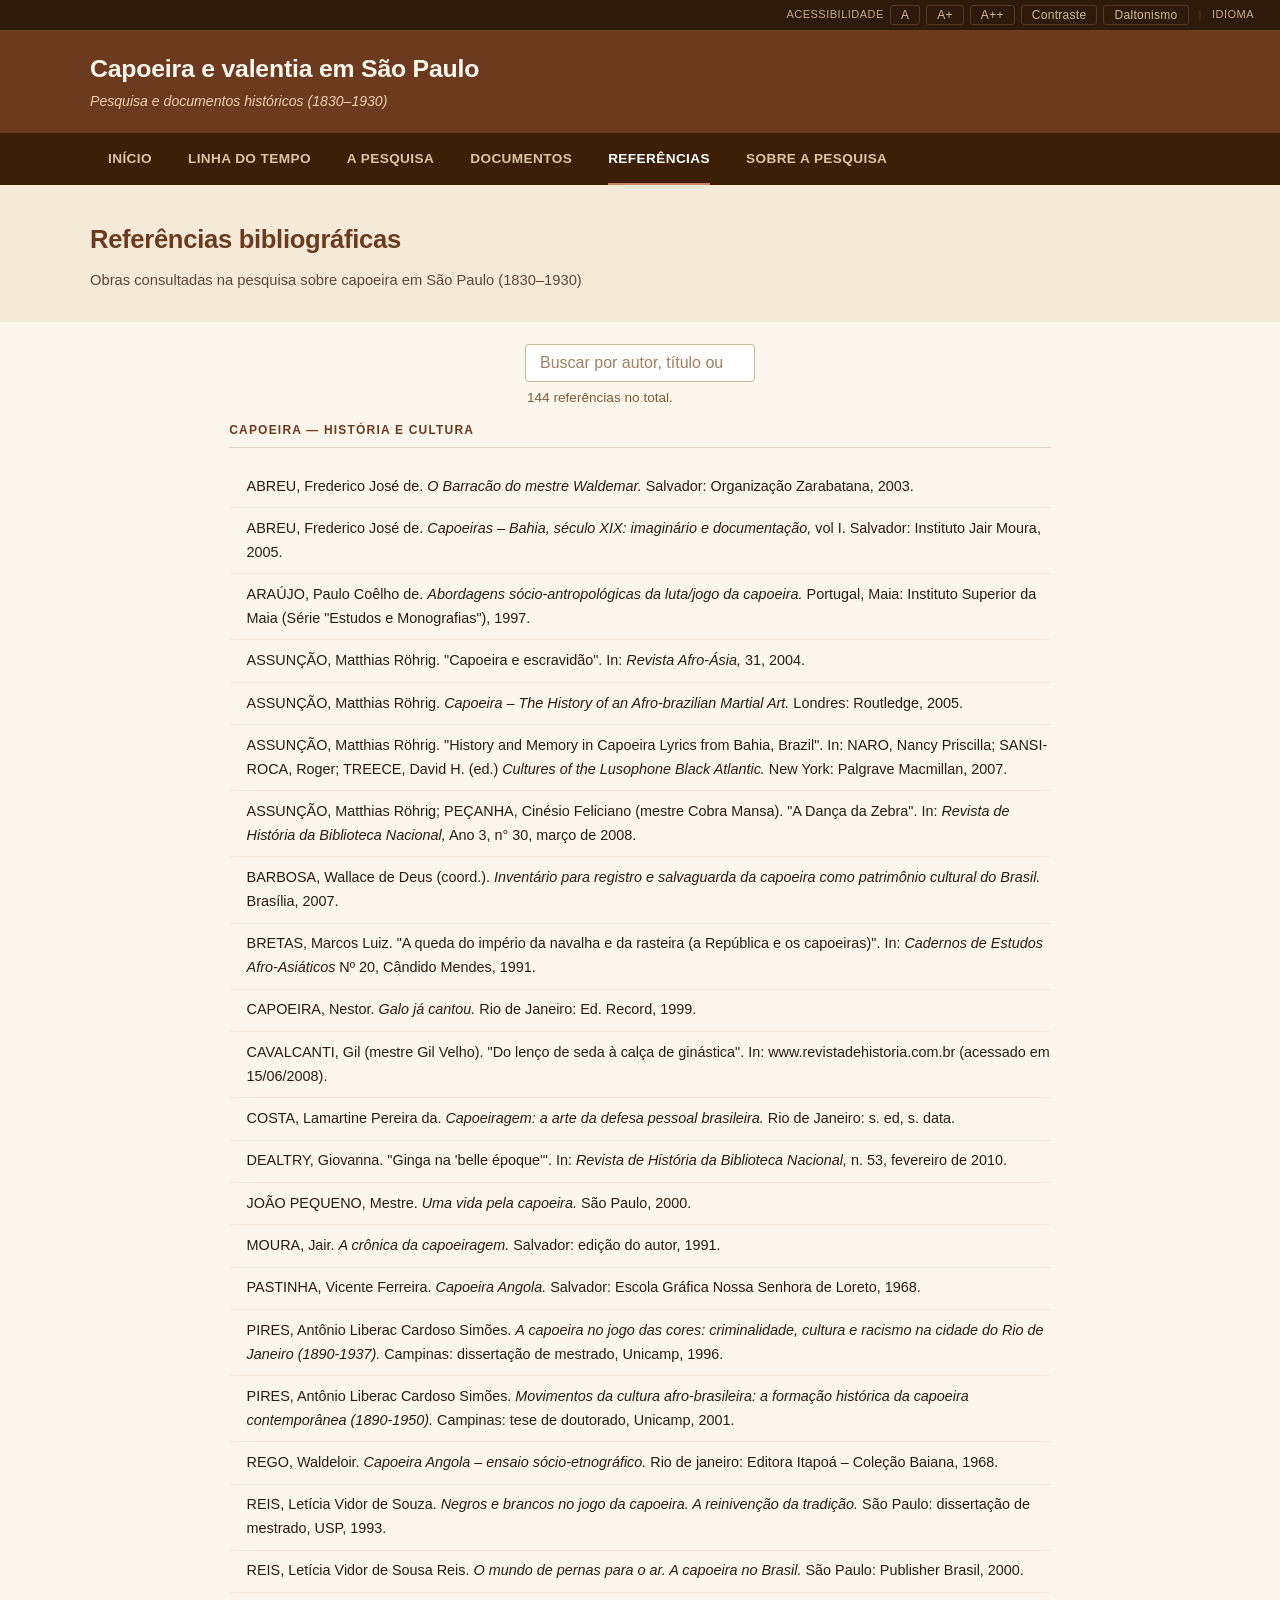
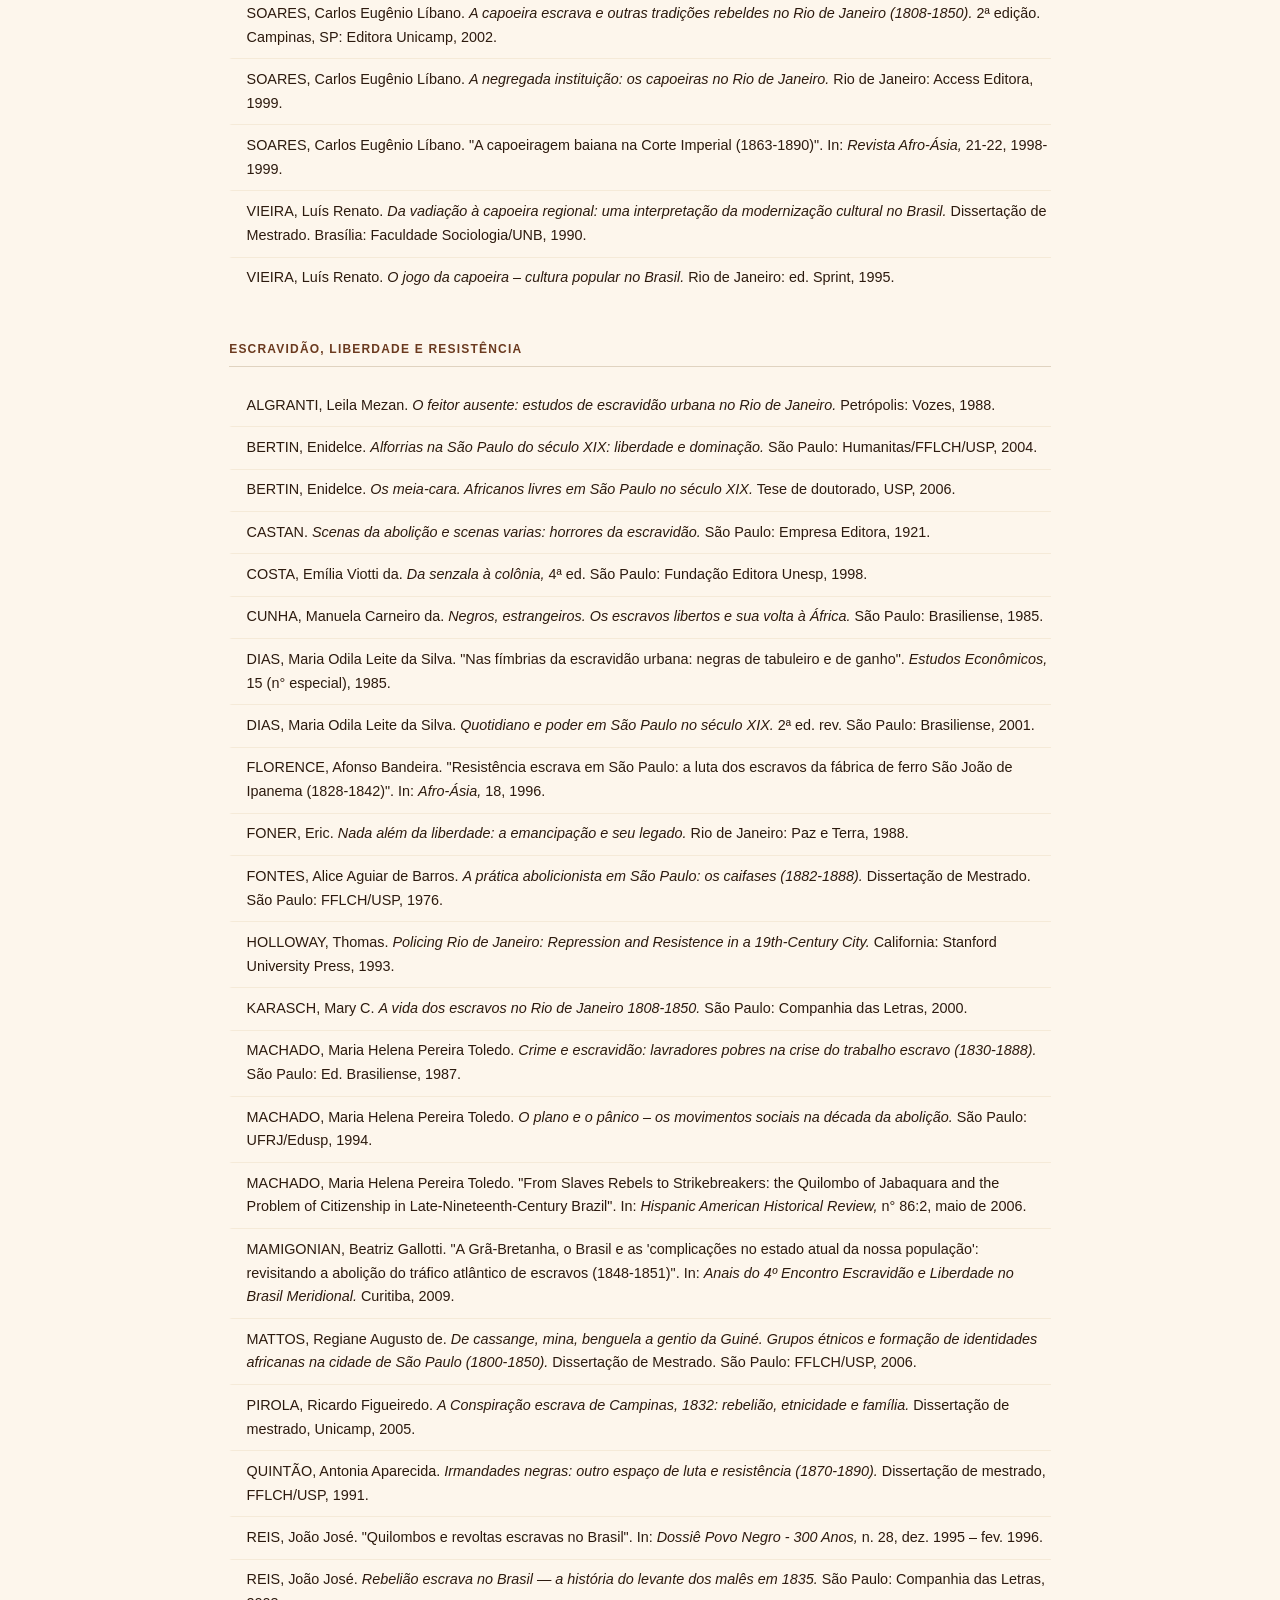
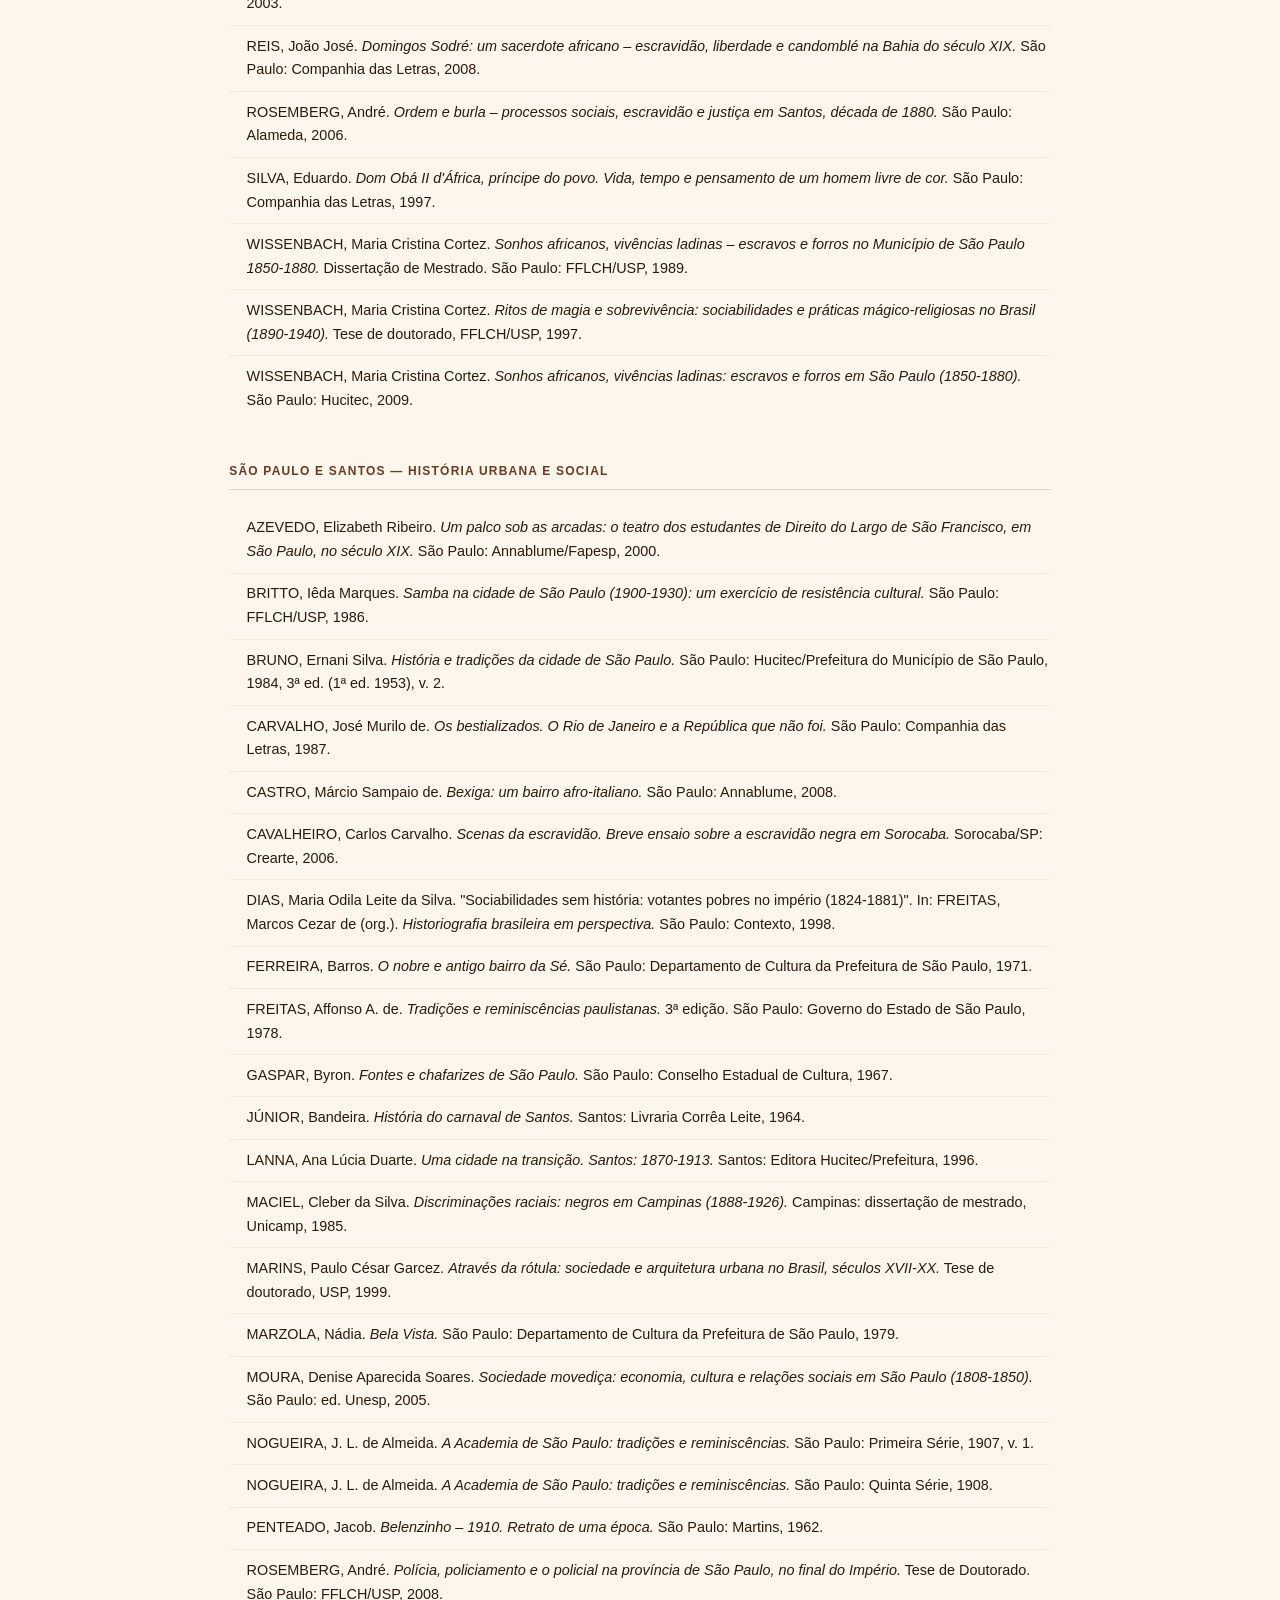
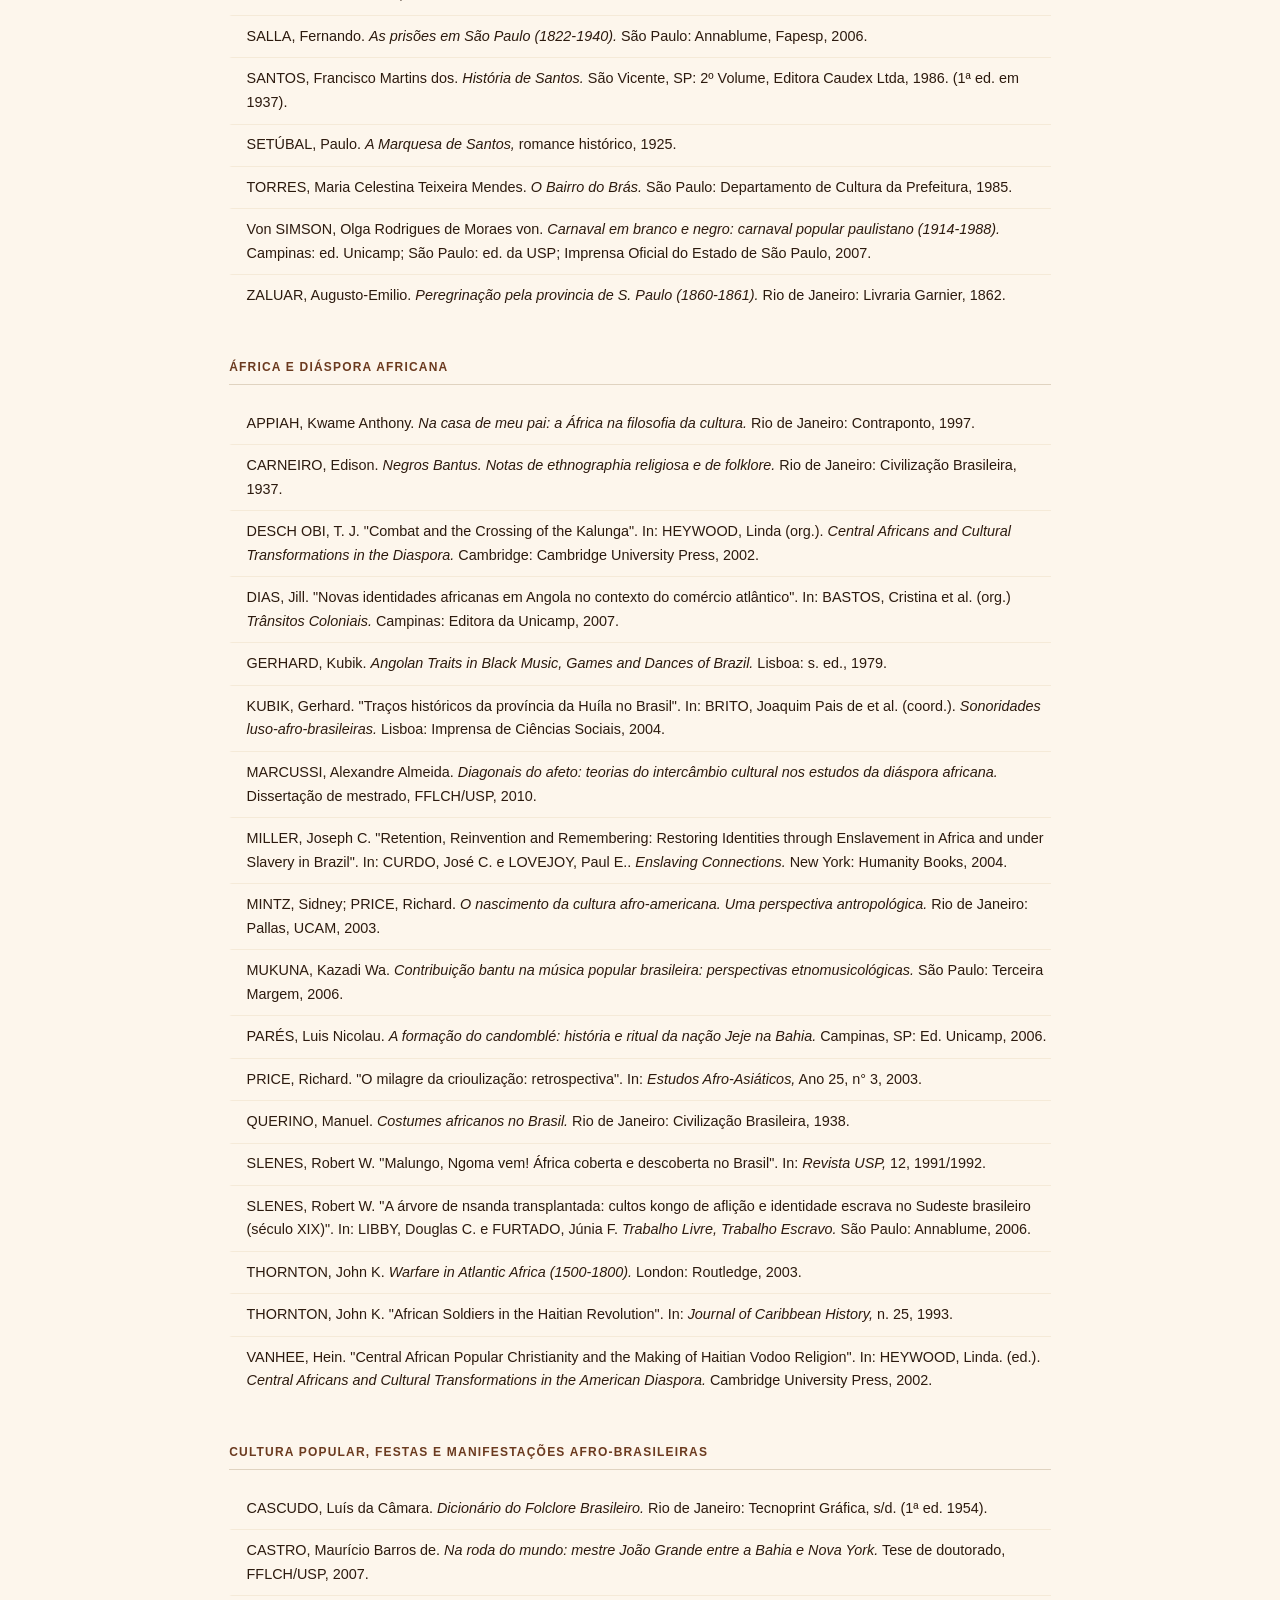
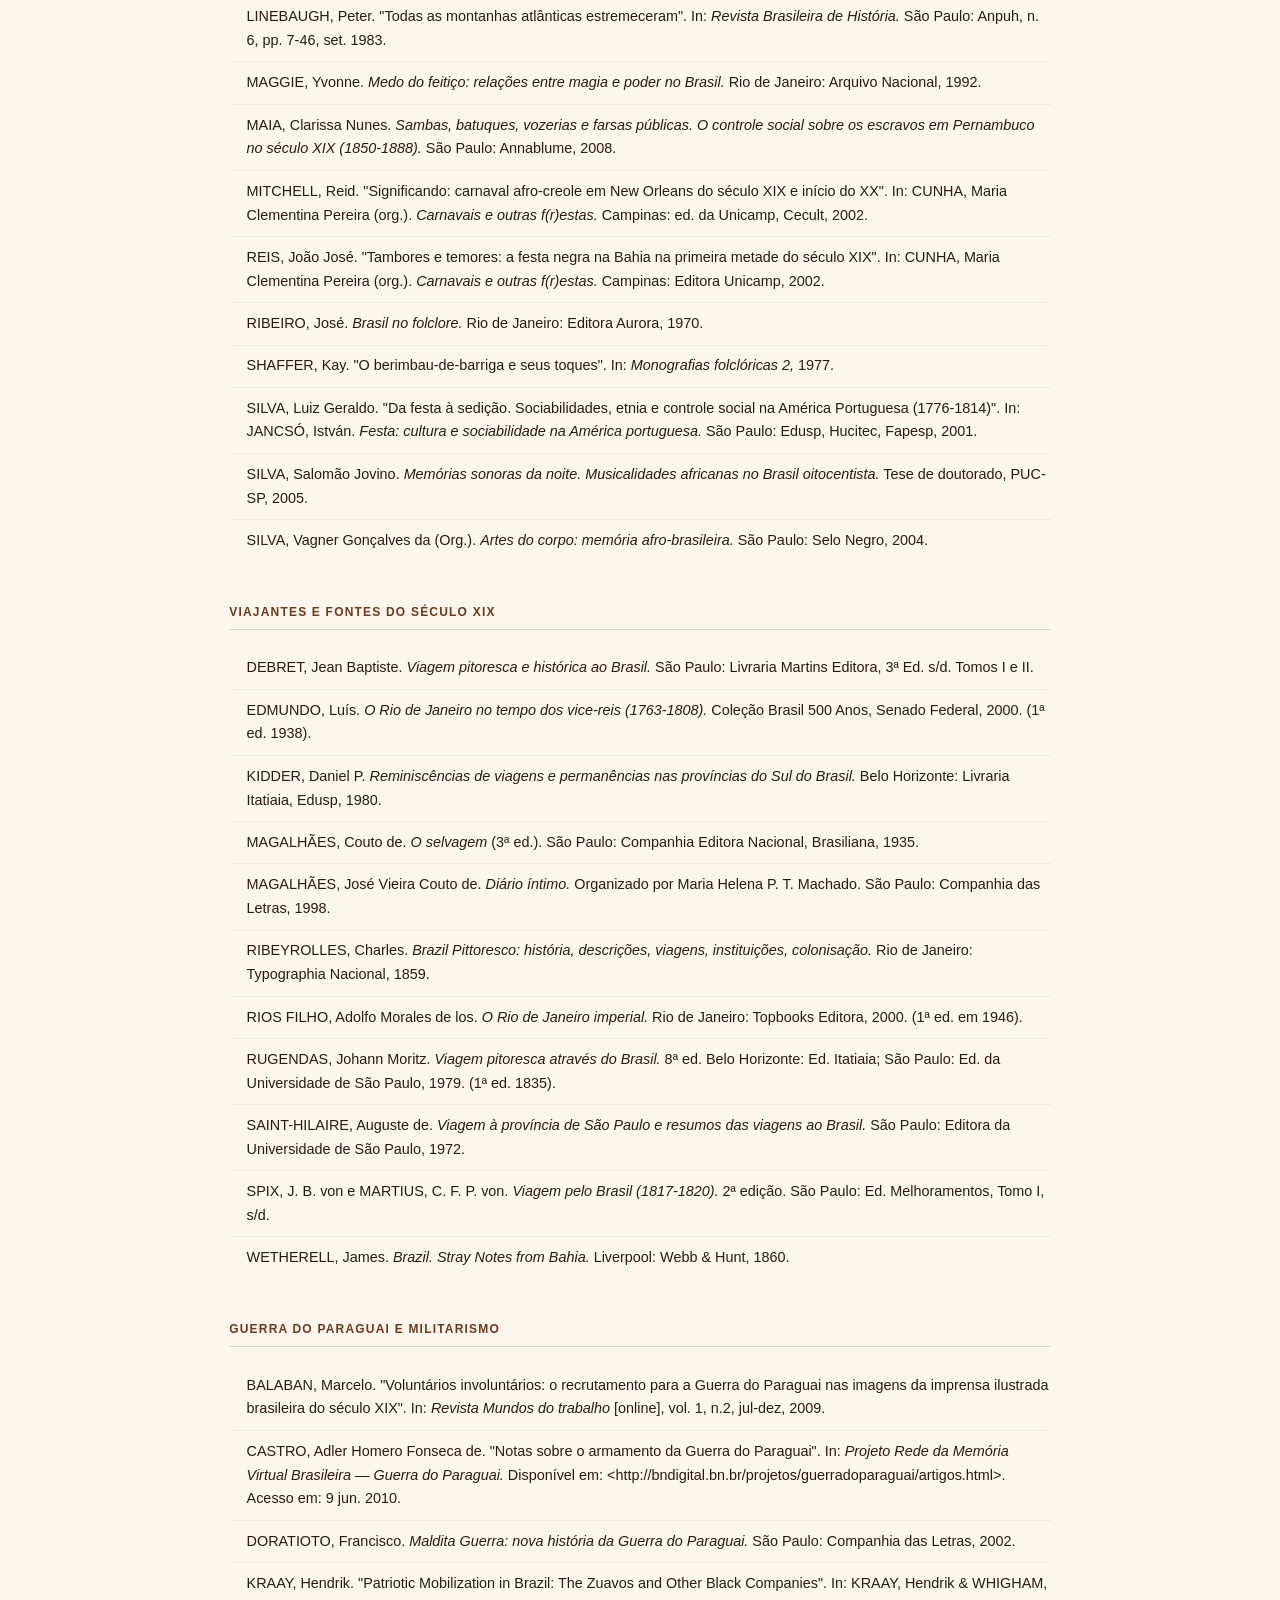
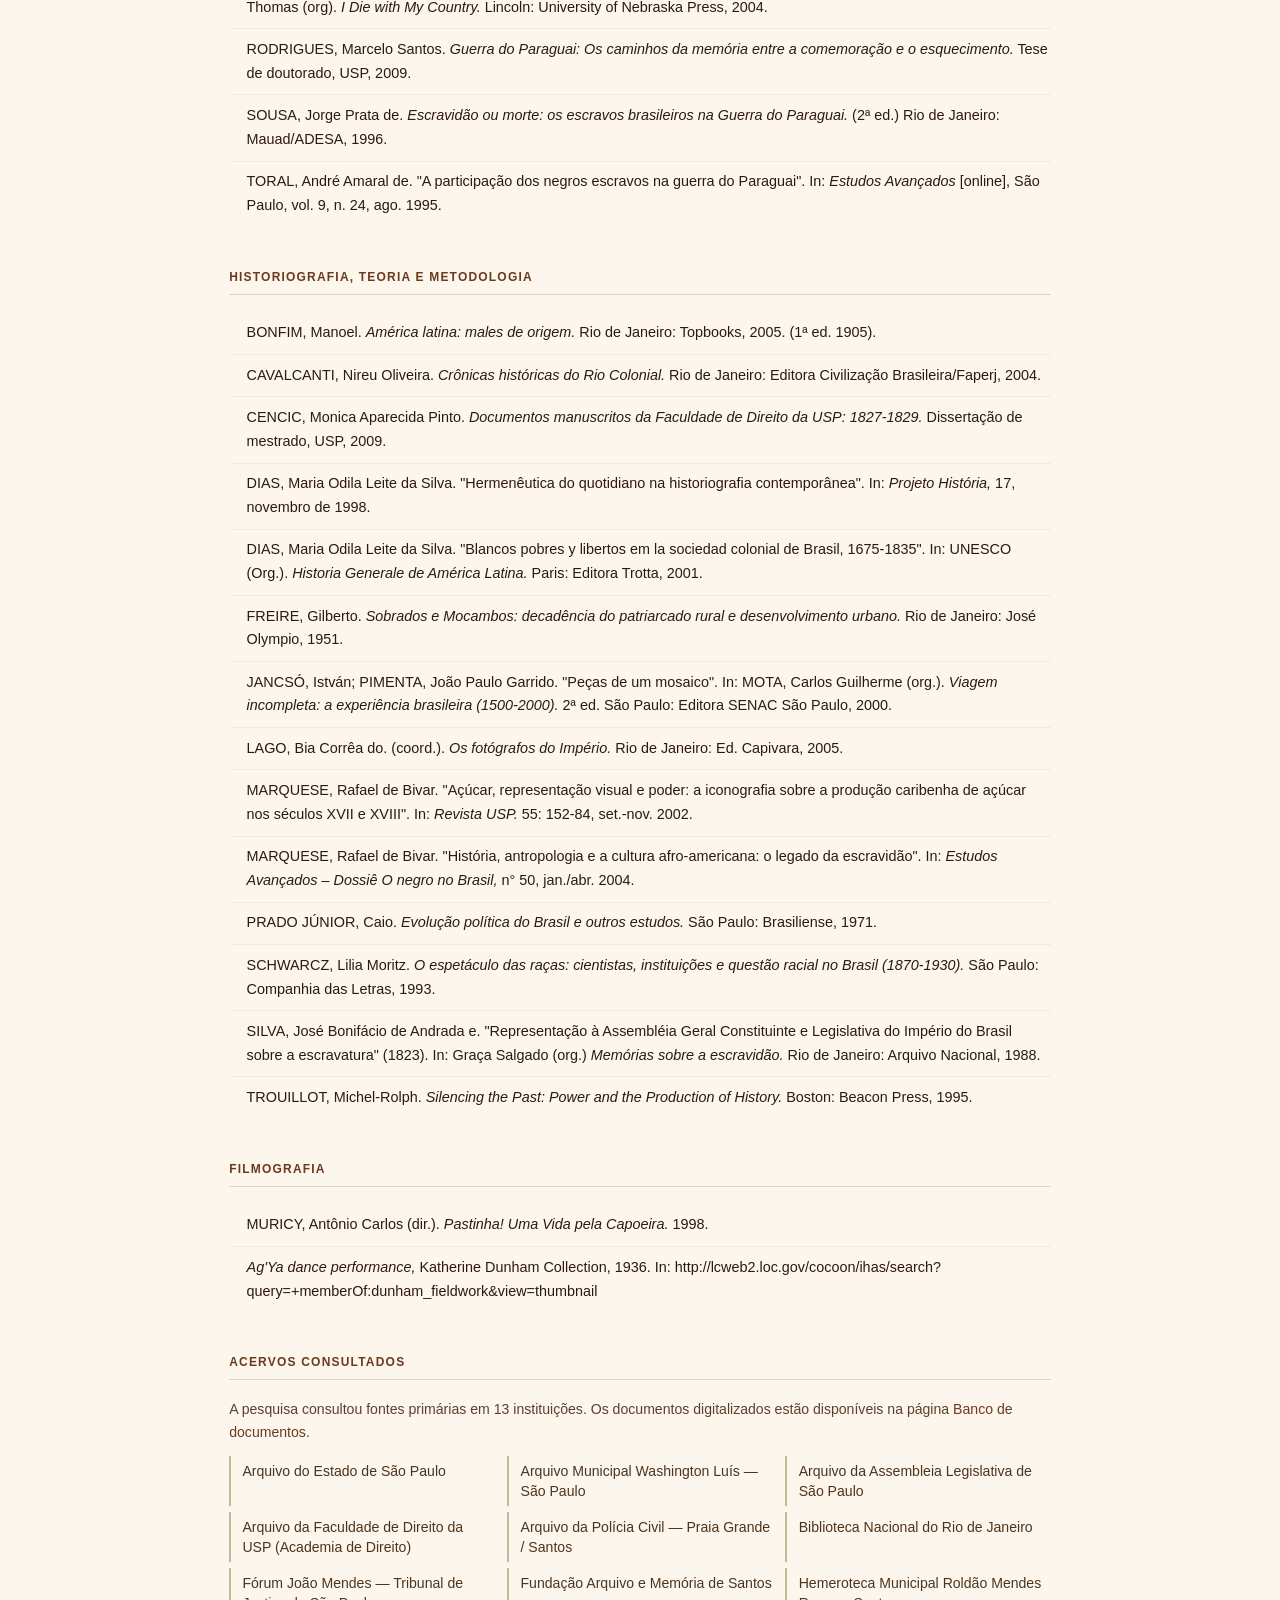
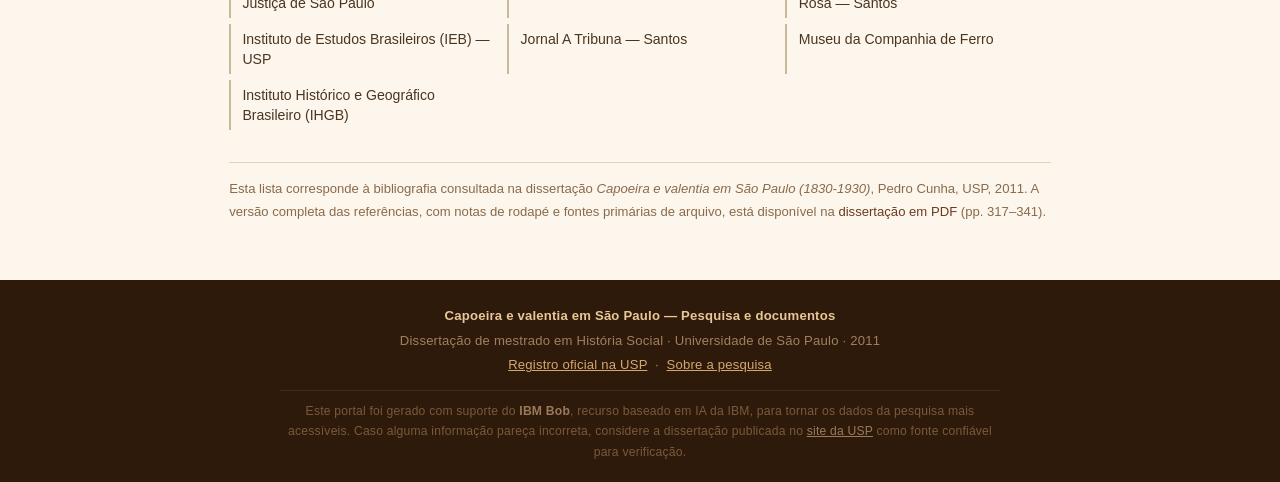
<file: referencias.html>
<!DOCTYPE html>
<html lang="pt-BR">
<head>
  <meta charset="UTF-8" />
  <meta name="viewport" content="width=device-width, initial-scale=1.0" />
  <meta name="description" content="Referências bibliográficas da pesquisa sobre capoeira em São Paulo (1830–1930): 107 obras organizadas por tema, com busca por autor ou título." />
  <title>Referências — Capoeira e valentia em São Paulo</title>
  <link rel="stylesheet" href="style.css" />
  <style>
    .ref-busca-wrap {
      max-width: 860px;
      margin: 1.4rem auto .6rem;
      padding: 0 1.2rem;
    }
    #ref-busca {
      width: 100%;
      font-family: Arial, sans-serif;
      font-size: 1rem;
      padding: .55rem .85rem;
      border: 1.5px solid #c8b89a;
      border-radius: 4px;
      background: #fff;
      color: #2c1a0e;
      box-sizing: border-box;
      outline: none;
      transition: border-color .2s;
    }
    #ref-busca:focus { border-color: #6b3a1f; }
    #ref-busca::placeholder { color: #a08060; }
    .ref-contador {
      font-size: .85rem;
      color: #7a5c3a;
      margin: .3rem 0 0 .1rem;
    }

    .ref-main {
      max-width: 860px;
      margin: 0 auto 3.5rem;
      padding: 0 1.2rem;
    }
    .ref-secao { margin-bottom: 2.5rem; }
    .ref-secao-titulo {
      font-size: .75rem;
      font-weight: bold;
      letter-spacing: .1em;
      text-transform: uppercase;
      color: #6b3a1f;
      border-bottom: 1px solid #e0d3c0;
      padding-bottom: .4rem;
      margin-bottom: 1.1rem;
    }

    .ref-lista { list-style: none; padding: 0; margin: 0; }
    .ref-item {
      font-size: .9rem;
      line-height: 1.65;
      color: #2c1a0e;
      padding: .55rem 0 .55rem .9rem;
      border-bottom: 1px solid #f5ead8;
      border-left: 3px solid transparent;
      transition: border-left-color .18s, background .18s;
    }
    .ref-item:last-child { border-bottom: none; }
    .ref-item:hover {
      border-left-color: #6b3a1f;
      background: #fdf6ec;
      padding-left: 1.1rem;
    }
    .ref-item mark {
      background: #ffe066;
      color: #2c1a0e;
      border-radius: 2px;
      padding: 0 .1em;
    }
    .ref-item.oculto { display: none; }

    .ref-nota {
      font-size: .82rem;
      color: #8a6a4a;
      border-top: 1px solid #e0d3c0;
      padding-top: .9rem;
      margin-top: 2rem;
    }

    /* Acervos consultados */
    .ref-acervos {
      margin-top: 2.5rem;
      margin-bottom: 2rem;
    }
    .ref-acervos-lista {
      list-style: none;
      padding: 0;
      margin: .8rem 0 0;
      display: grid;
      grid-template-columns: repeat(auto-fill, minmax(260px, 1fr));
      gap: .35rem .8rem;
    }
    .ref-acervos-lista li {
      font-size: .88rem;
      color: #4a3520;
      padding: .3rem 0 .3rem .7rem;
      border-left: 2px solid #c8b89a;
      line-height: 1.45;
    }

    @media (max-width: 600px) {
      .ref-item { font-size: .85rem; }
      .ref-acervos-lista { grid-template-columns: 1fr; }
    }

    body.alto-contraste .ref-item { color: #fff; border-bottom-color: #444; }
    body.alto-contraste .ref-item:hover { background: #111; }
    body.alto-contraste #ref-busca { background: #111; color: #fff; border-color: #fff; }
    body.alto-contraste .ref-acervos-lista li { color: #eee; border-left-color: #888; }
  </style>
</head>
<body>
  <div class="acess-bar" role="toolbar" aria-label="Opções de acessibilidade">
    <span>Acessibilidade</span>
    <button class="btn-fonte" data-nivel="n">A</button>
    <button class="btn-fonte" data-nivel="g">A+</button>
    <button class="btn-fonte" data-nivel="gg">A++</button>
    <button id="btn-contraste">Contraste</button>
    <button id="btn-daltonismo">Daltonismo</button>
    <span class="acess-sep">|</span>
    <span>Idioma</span>
    <div id="google_translate_element"></div>
  </div>

  <header><div class="header-inner">
    <h1>Capoeira e valentia em São Paulo</h1>
    <p class="subtitulo">Pesquisa e documentos históricos (1830–1930)</p>
  </div></header>

  <nav aria-label="Menu principal">
    <button class="menu-toggle" aria-expanded="false" aria-controls="menu-lista">Menu</button>
    <ul id="menu-lista" role="list">
      <li><a href="index.html">Início</a></li>
      <li><a href="timeline.html">Linha do tempo</a></li>
      <li><a href="dissertacao.html">A pesquisa</a></li>
      <li><a href="documentos.html">Documentos</a></li>
      <li><a href="referencias.html" class="ativo">Referências</a></li>
      <li><a href="sobre.html">Sobre a pesquisa</a></li>
    </ul>
  </nav>

  <div class="page-header"><div class="page-header-inner">
    <h2>Referências bibliográficas</h2>
    <p>Obras consultadas na pesquisa sobre capoeira em São Paulo (1830–1930)</p>
  </div></div>

  <div class="ref-busca-wrap">
    <input type="search" id="ref-busca" placeholder="Buscar por autor, título ou palavra-chave…" aria-label="Buscar nas referências" autocomplete="off" />
    <p class="ref-contador" id="ref-contador" aria-live="polite"></p>
  </div>

  <main class="ref-main">

    <section class="ref-secao" data-grupo="capoeira">
      <h3 class="ref-secao-titulo">Capoeira — história e cultura</h3>
      <ul class="ref-lista">
        <li class="ref-item">ABREU, Frederico José de. <em>O Barracão do mestre Waldemar.</em> Salvador: Organização Zarabatana, 2003.</li>
        <li class="ref-item">ABREU, Frederico José de. <em>Capoeiras – Bahia, século XIX: imaginário e documentação,</em> vol I. Salvador: Instituto Jair Moura, 2005.</li>
        <li class="ref-item">ARAÚJO, Paulo Coêlho de. <em>Abordagens sócio-antropológicas da luta/jogo da capoeira.</em> Portugal, Maia: Instituto Superior da Maia (Série "Estudos e Monografias"), 1997.</li>
        <li class="ref-item">ASSUNÇÃO, Matthias Röhrig. "Capoeira e escravidão". In: <em>Revista Afro-Ásia,</em> 31, 2004.</li>
        <li class="ref-item">ASSUNÇÃO, Matthias Röhrig. <em>Capoeira – The History of an Afro-brazilian Martial Art.</em> Londres: Routledge, 2005.</li>
        <li class="ref-item">ASSUNÇÃO, Matthias Röhrig. "History and Memory in Capoeira Lyrics from Bahia, Brazil". In: NARO, Nancy Priscilla; SANSI-ROCA, Roger; TREECE, David H. (ed.) <em>Cultures of the Lusophone Black Atlantic.</em> New York: Palgrave Macmillan, 2007.</li>
        <li class="ref-item">ASSUNÇÃO, Matthias Röhrig; PEÇANHA, Cinésio Feliciano (mestre Cobra Mansa). "A Dança da Zebra". In: <em>Revista de História da Biblioteca Nacional,</em> Ano 3, n° 30, março de 2008.</li>
        <li class="ref-item">BARBOSA, Wallace de Deus (coord.). <em>Inventário para registro e salvaguarda da capoeira como patrimônio cultural do Brasil.</em> Brasília, 2007.</li>
        <li class="ref-item">BRETAS, Marcos Luiz. "A queda do império da navalha e da rasteira (a República e os capoeiras)". In: <em>Cadernos de Estudos Afro-Asiáticos</em> Nº 20, Cândido Mendes, 1991.</li>
        <li class="ref-item">CAPOEIRA, Nestor. <em>Galo já cantou.</em> Rio de Janeiro: Ed. Record, 1999.</li>
        <li class="ref-item">CAVALCANTI, Gil (mestre Gil Velho). "Do lenço de seda à calça de ginástica". In: www.revistadehistoria.com.br (acessado em 15/06/2008).</li>
        <li class="ref-item">COSTA, Lamartine Pereira da. <em>Capoeiragem: a arte da defesa pessoal brasileira.</em> Rio de Janeiro: s. ed, s. data.</li>
        <li class="ref-item">DEALTRY, Giovanna. "Ginga na 'belle époque'". In: <em>Revista de História da Biblioteca Nacional,</em> n. 53, fevereiro de 2010.</li>
        <li class="ref-item">JOÃO PEQUENO, Mestre. <em>Uma vida pela capoeira.</em> São Paulo, 2000.</li>
        <li class="ref-item">MOURA, Jair. <em>A crônica da capoeiragem.</em> Salvador: edição do autor, 1991.</li>
        <li class="ref-item">PASTINHA, Vicente Ferreira. <em>Capoeira Angola.</em> Salvador: Escola Gráfica Nossa Senhora de Loreto, 1968.</li>
        <li class="ref-item">PIRES, Antônio Liberac Cardoso Simões. <em>A capoeira no jogo das cores: criminalidade, cultura e racismo na cidade do Rio de Janeiro (1890-1937).</em> Campinas: dissertação de mestrado, Unicamp, 1996.</li>
        <li class="ref-item">PIRES, Antônio Liberac Cardoso Simões. <em>Movimentos da cultura afro-brasileira: a formação histórica da capoeira contemporânea (1890-1950).</em> Campinas: tese de doutorado, Unicamp, 2001.</li>
        <li class="ref-item">REGO, Waldeloir. <em>Capoeira Angola – ensaio sócio-etnográfico.</em> Rio de janeiro: Editora Itapoá – Coleção Baiana, 1968.</li>
        <li class="ref-item">REIS, Letícia Vidor de Souza. <em>Negros e brancos no jogo da capoeira. A reinivenção da tradição.</em> São Paulo: dissertação de mestrado, USP, 1993.</li>
        <li class="ref-item">REIS, Letícia Vidor de Sousa Reis. <em>O mundo de pernas para o ar. A capoeira no Brasil.</em> São Paulo: Publisher Brasil, 2000.</li>
        <li class="ref-item">SOARES, Carlos Eugênio Líbano. <em>A capoeira escrava e outras tradições rebeldes no Rio de Janeiro (1808-1850).</em> 2ª edição. Campinas, SP: Editora Unicamp, 2002.</li>
        <li class="ref-item">SOARES, Carlos Eugênio Líbano. <em>A negregada instituição: os capoeiras no Rio de Janeiro.</em> Rio de Janeiro: Access Editora, 1999.</li>
        <li class="ref-item">SOARES, Carlos Eugênio Líbano. "A capoeiragem baiana na Corte Imperial (1863-1890)". In: <em>Revista Afro-Ásia,</em> 21-22, 1998-1999.</li>
        <li class="ref-item">VIEIRA, Luís Renato. <em>Da vadiação à capoeira regional: uma interpretação da modernização cultural no Brasil.</em> Dissertação de Mestrado. Brasília: Faculdade Sociologia/UNB, 1990.</li>
        <li class="ref-item">VIEIRA, Luís Renato. <em>O jogo da capoeira – cultura popular no Brasil.</em> Rio de Janeiro: ed. Sprint, 1995.</li>
      </ul>
    </section>

    <section class="ref-secao" data-grupo="escravidao">
      <h3 class="ref-secao-titulo">Escravidão, liberdade e resistência</h3>
      <ul class="ref-lista">
        <li class="ref-item">ALGRANTI, Leila Mezan. <em>O feitor ausente: estudos de escravidão urbana no Rio de Janeiro.</em> Petrópolis: Vozes, 1988.</li>
        <li class="ref-item">BERTIN, Enidelce. <em>Alforrias na São Paulo do século XIX: liberdade e dominação.</em> São Paulo: Humanitas/FFLCH/USP, 2004.</li>
        <li class="ref-item">BERTIN, Enidelce. <em>Os meia-cara. Africanos livres em São Paulo no século XIX.</em> Tese de doutorado, USP, 2006.</li>
        <li class="ref-item">CASTAN. <em>Scenas da abolição e scenas varias: horrores da escravidão.</em> São Paulo: Empresa Editora, 1921.</li>
        <li class="ref-item">COSTA, Emília Viotti da. <em>Da senzala à colônia,</em> 4ª ed. São Paulo: Fundação Editora Unesp, 1998.</li>
        <li class="ref-item">CUNHA, Manuela Carneiro da. <em>Negros, estrangeiros. Os escravos libertos e sua volta à África.</em> São Paulo: Brasiliense, 1985.</li>
        <li class="ref-item">DIAS, Maria Odila Leite da Silva. "Nas fímbrias da escravidão urbana: negras de tabuleiro e de ganho". <em>Estudos Econômicos,</em> 15 (n° especial), 1985.</li>
        <li class="ref-item">DIAS, Maria Odila Leite da Silva. <em>Quotidiano e poder em São Paulo no século XIX.</em> 2ª ed. rev. São Paulo: Brasiliense, 2001.</li>
        <li class="ref-item">FLORENCE, Afonso Bandeira. "Resistência escrava em São Paulo: a luta dos escravos da fábrica de ferro São João de Ipanema (1828-1842)". In: <em>Afro-Ásia,</em> 18, 1996.</li>
        <li class="ref-item">FONER, Eric. <em>Nada além da liberdade: a emancipação e seu legado.</em> Rio de Janeiro: Paz e Terra, 1988.</li>
        <li class="ref-item">FONTES, Alice Aguiar de Barros. <em>A prática abolicionista em São Paulo: os caifases (1882-1888).</em> Dissertação de Mestrado. São Paulo: FFLCH/USP, 1976.</li>
        <li class="ref-item">HOLLOWAY, Thomas. <em>Policing Rio de Janeiro: Repression and Resistence in a 19th-Century City.</em> California: Stanford University Press, 1993.</li>
        <li class="ref-item">KARASCH, Mary C. <em>A vida dos escravos no Rio de Janeiro 1808-1850.</em> São Paulo: Companhia das Letras, 2000.</li>
        <li class="ref-item">MACHADO, Maria Helena Pereira Toledo. <em>Crime e escravidão: lavradores pobres na crise do trabalho escravo (1830-1888).</em> São Paulo: Ed. Brasiliense, 1987.</li>
        <li class="ref-item">MACHADO, Maria Helena Pereira Toledo. <em>O plano e o pânico – os movimentos sociais na década da abolição.</em> São Paulo: UFRJ/Edusp, 1994.</li>
        <li class="ref-item">MACHADO, Maria Helena Pereira Toledo. "From Slaves Rebels to Strikebreakers: the Quilombo of Jabaquara and the Problem of Citizenship in Late-Nineteenth-Century Brazil". In: <em>Hispanic American Historical Review,</em> n° 86:2, maio de 2006.</li>
        <li class="ref-item">MAMIGONIAN, Beatriz Gallotti. "A Grã-Bretanha, o Brasil e as 'complicações no estado atual da nossa população': revisitando a abolição do tráfico atlântico de escravos (1848-1851)". In: <em>Anais do 4º Encontro Escravidão e Liberdade no Brasil Meridional.</em> Curitiba, 2009.</li>
        <li class="ref-item">MATTOS, Regiane Augusto de. <em>De cassange, mina, benguela a gentio da Guiné. Grupos étnicos e formação de identidades africanas na cidade de São Paulo (1800-1850).</em> Dissertação de Mestrado. São Paulo: FFLCH/USP, 2006.</li>
        <li class="ref-item">PIROLA, Ricardo Figueiredo. <em>A Conspiração escrava de Campinas, 1832: rebelião, etnicidade e família.</em> Dissertação de mestrado, Unicamp, 2005.</li>
        <li class="ref-item">QUINTÃO, Antonia Aparecida. <em>Irmandades negras: outro espaço de luta e resistência (1870-1890).</em> Dissertação de mestrado, FFLCH/USP, 1991.</li>
        <li class="ref-item">REIS, João José. "Quilombos e revoltas escravas no Brasil". In: <em>Dossiê Povo Negro - 300 Anos,</em> n. 28, dez. 1995 – fev. 1996.</li>
        <li class="ref-item">REIS, João José. <em>Rebelião escrava no Brasil — a história do levante dos malês em 1835.</em> São Paulo: Companhia das Letras, 2003.</li>
        <li class="ref-item">REIS, João José. <em>Domingos Sodré: um sacerdote africano – escravidão, liberdade e candomblé na Bahia do século XIX.</em> São Paulo: Companhia das Letras, 2008.</li>
        <li class="ref-item">ROSEMBERG, André. <em>Ordem e burla – processos sociais, escravidão e justiça em Santos, década de 1880.</em> São Paulo: Alameda, 2006.</li>
        <li class="ref-item">SILVA, Eduardo. <em>Dom Obá II d'África, príncipe do povo. Vida, tempo e pensamento de um homem livre de cor.</em> São Paulo: Companhia das Letras, 1997.</li>
        <li class="ref-item">WISSENBACH, Maria Cristina Cortez. <em>Sonhos africanos, vivências ladinas – escravos e forros no Município de São Paulo 1850-1880.</em> Dissertação de Mestrado. São Paulo: FFLCH/USP, 1989.</li>
        <li class="ref-item">WISSENBACH, Maria Cristina Cortez. <em>Ritos de magia e sobrevivência: sociabilidades e práticas mágico-religiosas no Brasil (1890-1940).</em> Tese de doutorado, FFLCH/USP, 1997.</li>
        <li class="ref-item">WISSENBACH, Maria Cristina Cortez. <em>Sonhos africanos, vivências ladinas: escravos e forros em São Paulo (1850-1880).</em> São Paulo: Hucitec, 2009.</li>
      </ul>
    </section>

    <section class="ref-secao" data-grupo="sp-santos">
      <h3 class="ref-secao-titulo">São Paulo e Santos — história urbana e social</h3>
      <ul class="ref-lista">
        <li class="ref-item">AZEVEDO, Elizabeth Ribeiro. <em>Um palco sob as arcadas: o teatro dos estudantes de Direito do Largo de São Francisco, em São Paulo, no século XIX.</em> São Paulo: Annablume/Fapesp, 2000.</li>
        <li class="ref-item">BRITTO, Iêda Marques. <em>Samba na cidade de São Paulo (1900-1930): um exercício de resistência cultural.</em> São Paulo: FFLCH/USP, 1986.</li>
        <li class="ref-item">BRUNO, Ernani Silva. <em>História e tradições da cidade de São Paulo.</em> São Paulo: Hucitec/Prefeitura do Município de São Paulo, 1984, 3ª ed. (1ª ed. 1953), v. 2.</li>
        <li class="ref-item">CARVALHO, José Murilo de. <em>Os bestializados. O Rio de Janeiro e a República que não foi.</em> São Paulo: Companhia das Letras, 1987.</li>
        <li class="ref-item">CASTRO, Márcio Sampaio de. <em>Bexiga: um bairro afro-italiano.</em> São Paulo: Annablume, 2008.</li>
        <li class="ref-item">CAVALHEIRO, Carlos Carvalho. <em>Scenas da escravidão. Breve ensaio sobre a escravidão negra em Sorocaba.</em> Sorocaba/SP: Crearte, 2006.</li>
        <li class="ref-item">DIAS, Maria Odila Leite da Silva. "Sociabilidades sem história: votantes pobres no império (1824-1881)". In: FREITAS, Marcos Cezar de (org.). <em>Historiografia brasileira em perspectiva.</em> São Paulo: Contexto, 1998.</li>
        <li class="ref-item">FERREIRA, Barros. <em>O nobre e antigo bairro da Sé.</em> São Paulo: Departamento de Cultura da Prefeitura de São Paulo, 1971.</li>
        <li class="ref-item">FREITAS, Affonso A. de. <em>Tradições e reminiscências paulistanas.</em> 3ª edição. São Paulo: Governo do Estado de São Paulo, 1978.</li>
        <li class="ref-item">GASPAR, Byron. <em>Fontes e chafarizes de São Paulo.</em> São Paulo: Conselho Estadual de Cultura, 1967.</li>
        <li class="ref-item">JÚNIOR, Bandeira. <em>História do carnaval de Santos.</em> Santos: Livraria Corrêa Leite, 1964.</li>
        <li class="ref-item">LANNA, Ana Lúcia Duarte. <em>Uma cidade na transição. Santos: 1870-1913.</em> Santos: Editora Hucitec/Prefeitura, 1996.</li>
        <li class="ref-item">MACIEL, Cleber da Silva. <em>Discriminações raciais: negros em Campinas (1888-1926).</em> Campinas: dissertação de mestrado, Unicamp, 1985.</li>
        <li class="ref-item">MARINS, Paulo César Garcez. <em>Através da rótula: sociedade e arquitetura urbana no Brasil, séculos XVII-XX.</em> Tese de doutorado, USP, 1999.</li>
        <li class="ref-item">MARZOLA, Nádia. <em>Bela Vista.</em> São Paulo: Departamento de Cultura da Prefeitura de São Paulo, 1979.</li>
        <li class="ref-item">MOURA, Denise Aparecida Soares. <em>Sociedade movediça: economia, cultura e relações sociais em São Paulo (1808-1850).</em> São Paulo: ed. Unesp, 2005.</li>
        <li class="ref-item">NOGUEIRA, J. L. de Almeida. <em>A Academia de São Paulo: tradições e reminiscências.</em> São Paulo: Primeira Série, 1907, v. 1.</li>
        <li class="ref-item">NOGUEIRA, J. L. de Almeida. <em>A Academia de São Paulo: tradições e reminiscências.</em> São Paulo: Quinta Série, 1908.</li>
        <li class="ref-item">PENTEADO, Jacob. <em>Belenzinho – 1910. Retrato de uma época.</em> São Paulo: Martins, 1962.</li>
        <li class="ref-item">ROSEMBERG, André. <em>Polícia, policiamento e o policial na província de São Paulo, no final do Império.</em> Tese de Doutorado. São Paulo: FFLCH/USP, 2008.</li>
        <li class="ref-item">SALLA, Fernando. <em>As prisões em São Paulo (1822-1940).</em> São Paulo: Annablume, Fapesp, 2006.</li>
        <li class="ref-item">SANTOS, Francisco Martins dos. <em>História de Santos.</em> São Vicente, SP: 2º Volume, Editora Caudex Ltda, 1986. (1ª ed. em 1937).</li>
        <li class="ref-item">SETÚBAL, Paulo. <em>A Marquesa de Santos,</em> romance histórico, 1925.</li>
        <li class="ref-item">TORRES, Maria Celestina Teixeira Mendes. <em>O Bairro do Brás.</em> São Paulo: Departamento de Cultura da Prefeitura, 1985.</li>
        <li class="ref-item">Von SIMSON, Olga Rodrigues de Moraes von. <em>Carnaval em branco e negro: carnaval popular paulistano (1914-1988).</em> Campinas: ed. Unicamp; São Paulo: ed. da USP; Imprensa Oficial do Estado de São Paulo, 2007.</li>
        <li class="ref-item">ZALUAR, Augusto-Emilio. <em>Peregrinação pela provincia de S. Paulo (1860-1861).</em> Rio de Janeiro: Livraria Garnier, 1862.</li>
      </ul>
    </section>

    <section class="ref-secao" data-grupo="africa">
      <h3 class="ref-secao-titulo">África e diáspora africana</h3>
      <ul class="ref-lista">
        <li class="ref-item">APPIAH, Kwame Anthony. <em>Na casa de meu pai: a África na filosofia da cultura.</em> Rio de Janeiro: Contraponto, 1997.</li>
        <li class="ref-item">CARNEIRO, Edison. <em>Negros Bantus. Notas de ethnographia religiosa e de folklore.</em> Rio de Janeiro: Civilização Brasileira, 1937.</li>
        <li class="ref-item">DESCH OBI, T. J. "Combat and the Crossing of the Kalunga". In: HEYWOOD, Linda (org.). <em>Central Africans and Cultural Transformations in the Diaspora.</em> Cambridge: Cambridge University Press, 2002.</li>
        <li class="ref-item">DIAS, Jill. "Novas identidades africanas em Angola no contexto do comércio atlântico". In: BASTOS, Cristina et al. (org.) <em>Trânsitos Coloniais.</em> Campinas: Editora da Unicamp, 2007.</li>
        <li class="ref-item">GERHARD, Kubik. <em>Angolan Traits in Black Music, Games and Dances of Brazil.</em> Lisboa: s. ed., 1979.</li>
        <li class="ref-item">KUBIK, Gerhard. "Traços históricos da província da Huíla no Brasil". In: BRITO, Joaquim Pais de et al. (coord.). <em>Sonoridades luso-afro-brasileiras.</em> Lisboa: Imprensa de Ciências Sociais, 2004.</li>
        <li class="ref-item">MARCUSSI, Alexandre Almeida. <em>Diagonais do afeto: teorias do intercâmbio cultural nos estudos da diáspora africana.</em> Dissertação de mestrado, FFLCH/USP, 2010.</li>
        <li class="ref-item">MILLER, Joseph C. "Retention, Reinvention and Remembering: Restoring Identities through Enslavement in Africa and under Slavery in Brazil". In: CURDO, José C. e LOVEJOY, Paul E.. <em>Enslaving Connections.</em> New York: Humanity Books, 2004.</li>
        <li class="ref-item">MINTZ, Sidney; PRICE, Richard. <em>O nascimento da cultura afro-americana. Uma perspectiva antropológica.</em> Rio de Janeiro: Pallas, UCAM, 2003.</li>
        <li class="ref-item">MUKUNA, Kazadi Wa. <em>Contribuição bantu na música popular brasileira: perspectivas etnomusicológicas.</em> São Paulo: Terceira Margem, 2006.</li>
        <li class="ref-item">PARÉS, Luis Nicolau. <em>A formação do candomblé: história e ritual da nação Jeje na Bahia.</em> Campinas, SP: Ed. Unicamp, 2006.</li>
        <li class="ref-item">PRICE, Richard. "O milagre da crioulização: retrospectiva". In: <em>Estudos Afro-Asiáticos,</em> Ano 25, n° 3, 2003.</li>
        <li class="ref-item">QUERINO, Manuel. <em>Costumes africanos no Brasil.</em> Rio de Janeiro: Civilização Brasileira, 1938.</li>
        <li class="ref-item">SLENES, Robert W. "Malungo, Ngoma vem! África coberta e descoberta no Brasil". In: <em>Revista USP,</em> 12, 1991/1992.</li>
        <li class="ref-item">SLENES, Robert W. "A árvore de nsanda transplantada: cultos kongo de aflição e identidade escrava no Sudeste brasileiro (século XIX)". In: LIBBY, Douglas C. e FURTADO, Júnia F. <em>Trabalho Livre, Trabalho Escravo.</em> São Paulo: Annablume, 2006.</li>
        <li class="ref-item">THORNTON, John K. <em>Warfare in Atlantic Africa (1500-1800).</em> London: Routledge, 2003.</li>
        <li class="ref-item">THORNTON, John K. "African Soldiers in the Haitian Revolution". In: <em>Journal of Caribbean History,</em> n. 25, 1993.</li>
        <li class="ref-item">VANHEE, Hein. "Central African Popular Christianity and the Making of Haitian Vodoo Religion". In: HEYWOOD, Linda. (ed.). <em>Central Africans and Cultural Transformations in the American Diaspora.</em> Cambridge University Press, 2002.</li>
      </ul>
    </section>

    <section class="ref-secao" data-grupo="cultura">
      <h3 class="ref-secao-titulo">Cultura popular, festas e manifestações afro-brasileiras</h3>
      <ul class="ref-lista">
        <li class="ref-item">CASCUDO, Luís da Câmara. <em>Dicionário do Folclore Brasileiro.</em> Rio de Janeiro: Tecnoprint Gráfica, s/d. (1ª ed. 1954).</li>
        <li class="ref-item">CASTRO, Maurício Barros de. <em>Na roda do mundo: mestre João Grande entre a Bahia e Nova York.</em> Tese de doutorado, FFLCH/USP, 2007.</li>
        <li class="ref-item">LINEBAUGH, Peter. "Todas as montanhas atlânticas estremeceram". In: <em>Revista Brasileira de História.</em> São Paulo: Anpuh, n. 6, pp. 7-46, set. 1983.</li>
        <li class="ref-item">MAGGIE, Yvonne. <em>Medo do feitiço: relações entre magia e poder no Brasil.</em> Rio de Janeiro: Arquivo Nacional, 1992.</li>
        <li class="ref-item">MAIA, Clarissa Nunes. <em>Sambas, batuques, vozerias e farsas públicas. O controle social sobre os escravos em Pernambuco no século XIX (1850-1888).</em> São Paulo: Annablume, 2008.</li>
        <li class="ref-item">MITCHELL, Reid. "Significando: carnaval afro-creole em New Orleans do século XIX e início do XX". In: CUNHA, Maria Clementina Pereira (org.). <em>Carnavais e outras f(r)estas.</em> Campinas: ed. da Unicamp, Cecult, 2002.</li>
        <li class="ref-item">REIS, João José. "Tambores e temores: a festa negra na Bahia na primeira metade do século XIX". In: CUNHA, Maria Clementina Pereira (org.). <em>Carnavais e outras f(r)estas.</em> Campinas: Editora Unicamp, 2002.</li>
        <li class="ref-item">RIBEIRO, José. <em>Brasil no folclore.</em> Rio de Janeiro: Editora Aurora, 1970.</li>
        <li class="ref-item">SHAFFER, Kay. "O berimbau-de-barriga e seus toques". In: <em>Monografias folclóricas 2,</em> 1977.</li>
        <li class="ref-item">SILVA, Luiz Geraldo. "Da festa à sedição. Sociabilidades, etnia e controle social na América Portuguesa (1776-1814)". In: JANCSÓ, István. <em>Festa: cultura e sociabilidade na América portuguesa.</em> São Paulo: Edusp, Hucitec, Fapesp, 2001.</li>
        <li class="ref-item">SILVA, Salomão Jovino. <em>Memórias sonoras da noite. Musicalidades africanas no Brasil oitocentista.</em> Tese de doutorado, PUC-SP, 2005.</li>
        <li class="ref-item">SILVA, Vagner Gonçalves da (Org.). <em>Artes do corpo: memória afro-brasileira.</em> São Paulo: Selo Negro, 2004.</li>
      </ul>
    </section>

    <section class="ref-secao" data-grupo="viajantes">
      <h3 class="ref-secao-titulo">Viajantes e fontes do século XIX</h3>
      <ul class="ref-lista">
        <li class="ref-item">DEBRET, Jean Baptiste. <em>Viagem pitoresca e histórica ao Brasil.</em> São Paulo: Livraria Martins Editora, 3ª Ed. s/d. Tomos I e II.</li>
        <li class="ref-item">EDMUNDO, Luís. <em>O Rio de Janeiro no tempo dos vice-reis (1763-1808).</em> Coleção Brasil 500 Anos, Senado Federal, 2000. (1ª ed. 1938).</li>
        <li class="ref-item">KIDDER, Daniel P. <em>Reminiscências de viagens e permanências nas províncias do Sul do Brasil.</em> Belo Horizonte: Livraria Itatiaia, Edusp, 1980.</li>
        <li class="ref-item">MAGALHÃES, Couto de. <em>O selvagem</em> (3ª ed.). São Paulo: Companhia Editora Nacional, Brasiliana, 1935.</li>
        <li class="ref-item">MAGALHÃES, José Vieira Couto de. <em>Diário íntimo.</em> Organizado por Maria Helena P. T. Machado. São Paulo: Companhia das Letras, 1998.</li>
        <li class="ref-item">RIBEYROLLES, Charles. <em>Brazil Pittoresco: história, descrições, viagens, instituições, colonisação.</em> Rio de Janeiro: Typographia Nacional, 1859.</li>
        <li class="ref-item">RIOS FILHO, Adolfo Morales de los. <em>O Rio de Janeiro imperial.</em> Rio de Janeiro: Topbooks Editora, 2000. (1ª ed. em 1946).</li>
        <li class="ref-item">RUGENDAS, Johann Moritz. <em>Viagem pitoresca através do Brasil.</em> 8ª ed. Belo Horizonte: Ed. Itatiaia; São Paulo: Ed. da Universidade de São Paulo, 1979. (1ª ed. 1835).</li>
        <li class="ref-item">SAINT-HILAIRE, Auguste de. <em>Viagem à província de São Paulo e resumos das viagens ao Brasil.</em> São Paulo: Editora da Universidade de São Paulo, 1972.</li>
        <li class="ref-item">SPIX, J. B. von e MARTIUS, C. F. P. von. <em>Viagem pelo Brasil (1817-1820).</em> 2ª edição. São Paulo: Ed. Melhoramentos, Tomo I, s/d.</li>
        <li class="ref-item">WETHERELL, James. <em>Brazil. Stray Notes from Bahia.</em> Liverpool: Webb &amp; Hunt, 1860.</li>
      </ul>
    </section>

    <section class="ref-secao" data-grupo="guerra">
      <h3 class="ref-secao-titulo">Guerra do Paraguai e militarismo</h3>
      <ul class="ref-lista">
        <li class="ref-item">BALABAN, Marcelo. "Voluntários involuntários: o recrutamento para a Guerra do Paraguai nas imagens da imprensa ilustrada brasileira do século XIX". In: <em>Revista Mundos do trabalho</em> [online], vol. 1, n.2, jul-dez, 2009.</li>
        <li class="ref-item">CASTRO, Adler Homero Fonseca de. "Notas sobre o armamento da Guerra do Paraguai". In: <em>Projeto Rede da Memória Virtual Brasileira — Guerra do Paraguai.</em> Disponível em: &lt;http://bndigital.bn.br/projetos/guerradoparaguai/artigos.html&gt;. Acesso em: 9 jun. 2010.</li>
        <li class="ref-item">DORATIOTO, Francisco. <em>Maldita Guerra: nova história da Guerra do Paraguai.</em> São Paulo: Companhia das Letras, 2002.</li>
        <li class="ref-item">KRAAY, Hendrik. "Patriotic Mobilization in Brazil: The Zuavos and Other Black Companies". In: KRAAY, Hendrik &amp; WHIGHAM, Thomas (org). <em>I Die with My Country.</em> Lincoln: University of Nebraska Press, 2004.</li>
        <li class="ref-item">RODRIGUES, Marcelo Santos. <em>Guerra do Paraguai: Os caminhos da memória entre a comemoração e o esquecimento.</em> Tese de doutorado, USP, 2009.</li>
        <li class="ref-item">SOUSA, Jorge Prata de. <em>Escravidão ou morte: os escravos brasileiros na Guerra do Paraguai.</em> (2ª ed.) Rio de Janeiro: Mauad/ADESA, 1996.</li>
        <li class="ref-item">TORAL, André Amaral de. "A participação dos negros escravos na guerra do Paraguai". In: <em>Estudos Avançados</em> [online], São Paulo, vol. 9, n. 24, ago. 1995.</li>
      </ul>
    </section>

    <section class="ref-secao" data-grupo="teoria">
      <h3 class="ref-secao-titulo">Historiografia, teoria e metodologia</h3>
      <ul class="ref-lista">
        <li class="ref-item">BONFIM, Manoel. <em>América latina: males de origem.</em> Rio de Janeiro: Topbooks, 2005. (1ª ed. 1905).</li>
        <li class="ref-item">CAVALCANTI, Nireu Oliveira. <em>Crônicas históricas do Rio Colonial.</em> Rio de Janeiro: Editora Civilização Brasileira/Faperj, 2004.</li>
        <li class="ref-item">CENCIC, Monica Aparecida Pinto. <em>Documentos manuscritos da Faculdade de Direito da USP: 1827-1829.</em> Dissertação de mestrado, USP, 2009.</li>
        <li class="ref-item">DIAS, Maria Odila Leite da Silva. "Hermenêutica do quotidiano na historiografia contemporânea". In: <em>Projeto História,</em> 17, novembro de 1998.</li>
        <li class="ref-item">DIAS, Maria Odila Leite da Silva. "Blancos pobres y libertos em la sociedad colonial de Brasil, 1675-1835". In: UNESCO (Org.). <em>Historia Generale de América Latina.</em> Paris: Editora Trotta, 2001.</li>
        <li class="ref-item">FREIRE, Gilberto. <em>Sobrados e Mocambos: decadência do patriarcado rural e desenvolvimento urbano.</em> Rio de Janeiro: José Olympio, 1951.</li>
        <li class="ref-item">JANCSÓ, István; PIMENTA, João Paulo Garrido. "Peças de um mosaico". In: MOTA, Carlos Guilherme (org.). <em>Viagem incompleta: a experiência brasileira (1500-2000).</em> 2ª ed. São Paulo: Editora SENAC São Paulo, 2000.</li>
        <li class="ref-item">LAGO, Bia Corrêa do. (coord.). <em>Os fotógrafos do Império.</em> Rio de Janeiro: Ed. Capivara, 2005.</li>
        <li class="ref-item">MARQUESE, Rafael de Bivar. "Açúcar, representação visual e poder: a iconografia sobre a produção caribenha de açúcar nos séculos XVII e XVIII". In: <em>Revista USP.</em> 55: 152-84, set.-nov. 2002.</li>
        <li class="ref-item">MARQUESE, Rafael de Bivar. "História, antropologia e a cultura afro-americana: o legado da escravidão". In: <em>Estudos Avançados – Dossiê O negro no Brasil,</em> n° 50, jan./abr. 2004.</li>
        <li class="ref-item">PRADO JÚNIOR, Caio. <em>Evolução política do Brasil e outros estudos.</em> São Paulo: Brasiliense, 1971.</li>
        <li class="ref-item">SCHWARCZ, Lilia Moritz. <em>O espetáculo das raças: cientistas, instituições e questão racial no Brasil (1870-1930).</em> São Paulo: Companhia das Letras, 1993.</li>
        <li class="ref-item">SILVA, José Bonifácio de Andrada e. "Representação à Assembléia Geral Constituinte e Legislativa do Império do Brasil sobre a escravatura" (1823). In: Graça Salgado (org.) <em>Memórias sobre a escravidão.</em> Rio de Janeiro: Arquivo Nacional, 1988.</li>
        <li class="ref-item">TROUILLOT, Michel-Rolph. <em>Silencing the Past: Power and the Production of History.</em> Boston: Beacon Press, 1995.</li>
      </ul>
    </section>

    <section class="ref-secao" data-grupo="filmes">
      <h3 class="ref-secao-titulo">Filmografia</h3>
      <ul class="ref-lista">
        <li class="ref-item">MURICY, Antônio Carlos (dir.). <em>Pastinha! Uma Vida pela Capoeira.</em> 1998.</li>
        <li class="ref-item"><em>Ag'Ya dance performance,</em> Katherine Dunham Collection, 1936. In: http://lcweb2.loc.gov/cocoon/ihas/search?query=+memberOf:dunham_fieldwork&amp;view=thumbnail</li>
      </ul>
    </section>

    <!-- ACERVOS CONSULTADOS -->
    <section class="ref-acervos" aria-labelledby="acervos-titulo">
      <h3 class="ref-secao-titulo" id="acervos-titulo">Acervos consultados</h3>
      <p style="font-size:.88rem;color:#5a4030;line-height:1.6;margin-bottom:.5rem;">
        A pesquisa consultou fontes primárias em 13 instituições. Os documentos digitalizados estão disponíveis na página
        <a href="documentos.html" style="color:#6b3a1f;">Banco de documentos</a>.
      </p>
      <ul class="ref-acervos-lista">
        <li>Arquivo do Estado de São Paulo</li>
        <li>Arquivo Municipal Washington Luís — São Paulo</li>
        <li>Arquivo da Assembleia Legislativa de São Paulo</li>
        <li>Arquivo da Faculdade de Direito da USP (Academia de Direito)</li>
        <li>Arquivo da Polícia Civil — Praia Grande / Santos</li>
        <li>Biblioteca Nacional do Rio de Janeiro</li>
        <li>Fórum João Mendes — Tribunal de Justiça de São Paulo</li>
        <li>Fundação Arquivo e Memória de Santos</li>
        <li>Hemeroteca Municipal Roldão Mendes Rosa — Santos</li>
        <li>Instituto de Estudos Brasileiros (IEB) — USP</li>
        <li>Jornal A Tribuna — Santos</li>
        <li>Museu da Companhia de Ferro</li>
        <li>Instituto Histórico e Geográfico Brasileiro (IHGB)</li>
      </ul>
    </section>

    <p class="ref-nota">
      Esta lista corresponde à bibliografia consultada na dissertação <em>Capoeira e valentia em São Paulo (1830-1930)</em>, Pedro Cunha, USP, 2011.
      A versão completa das referências, com notas de rodapé e fontes primárias de arquivo, está disponível na
      <a href="https://drive.google.com/file/d/1_5yrNuLScfKgQxTjlm4NDU_R8mSiuInJ/view?usp=sharing" target="_blank" rel="noopener">dissertação em PDF</a> (pp. 317–341).
    </p>

  </main>

  <footer><p>
    <strong>Capoeira e valentia em São Paulo — Pesquisa e documentos</strong><br />
    Dissertação de mestrado em História Social · Universidade de São Paulo · 2011<br />
    <a href="https://teses.usp.br/teses/disponiveis/8/8138/tde-11092012-105013/pt-br.html" target="_blank" rel="noopener">Registro oficial na USP</a>
    &nbsp;·&nbsp;
    <a href="sobre.html">Sobre a pesquisa</a>
  </p>
  <p class="footer-ia">
    Este portal foi gerado com suporte do <strong>IBM Bob</strong>, recurso baseado em IA da IBM, para tornar os dados da pesquisa mais acessíveis. Caso alguma informação pareça incorreta, considere a dissertação publicada no <a href="https://teses.usp.br/teses/disponiveis/8/8138/tde-11092012-105013/pt-br.html" target="_blank" rel="noopener">site da USP</a> como fonte confiável para verificação.
  </p></footer>

  <script src="script.js"></script>
  <script>
  function googleTranslateElementInit() {
    new google.translate.TranslateElement({
      pageLanguage: 'pt',
      includedLanguages: 'en,es',
      layout: google.translate.TranslateElement.InlineLayout.SIMPLE,
      autoDisplay: false
    }, 'google_translate_element');
  }
  </script>
  <script src="https://translate.google.com/translate_a/element.js?cb=googleTranslateElementInit"></script>
  <script>
  (function () {
    'use strict';

    const busca = document.getElementById('ref-busca');
    const contador = document.getElementById('ref-contador');
    const itens = Array.from(document.querySelectorAll('.ref-item'));
    const total = itens.length;

    // Guarda o HTML original de cada item uma única vez
    const htmlOriginal = itens.map(function (item) { return item.innerHTML; });

    function atualizar() {
      const termo = busca.value.trim().toLowerCase();
      let visiveis = 0;

      itens.forEach(function (item, idx) {
        const texto = item.textContent.toLowerCase();
        if (!termo || texto.includes(termo)) {
          item.classList.remove('oculto');
          // Restaura HTML original antes de marcar
          item.innerHTML = termo ? destacar(htmlOriginal[idx], termo) : htmlOriginal[idx];
          visiveis++;
        } else {
          // Restaura HTML original antes de ocultar
          item.innerHTML = htmlOriginal[idx];
          item.classList.add('oculto');
        }
      });

      contador.textContent = termo
        ? (visiveis === 0 ? 'Nenhuma referência encontrada.'
          : visiveis === 1 ? '1 referência encontrada.'
          : visiveis + ' referências encontradas.')
        : total + ' referências no total.';
    }

    function destacar(html, termo) {
      const re = new RegExp('(' + escRegex(termo) + ')', 'gi');
      return html.replace(/>([^<]+)</g, function (match, txt) {
        return '>' + txt.replace(re, '<mark>$1</mark>') + '<';
      });
    }

    function escRegex(s) {
      return s.replace(/[.*+?^${}()|[\]\\]/g, '\\$&');
    }

    let timer;
    busca.addEventListener('input', function () {
      clearTimeout(timer);
      timer = setTimeout(atualizar, 180);
    });

    atualizar();
  })();
  </script>
</body>
</html>
</file>
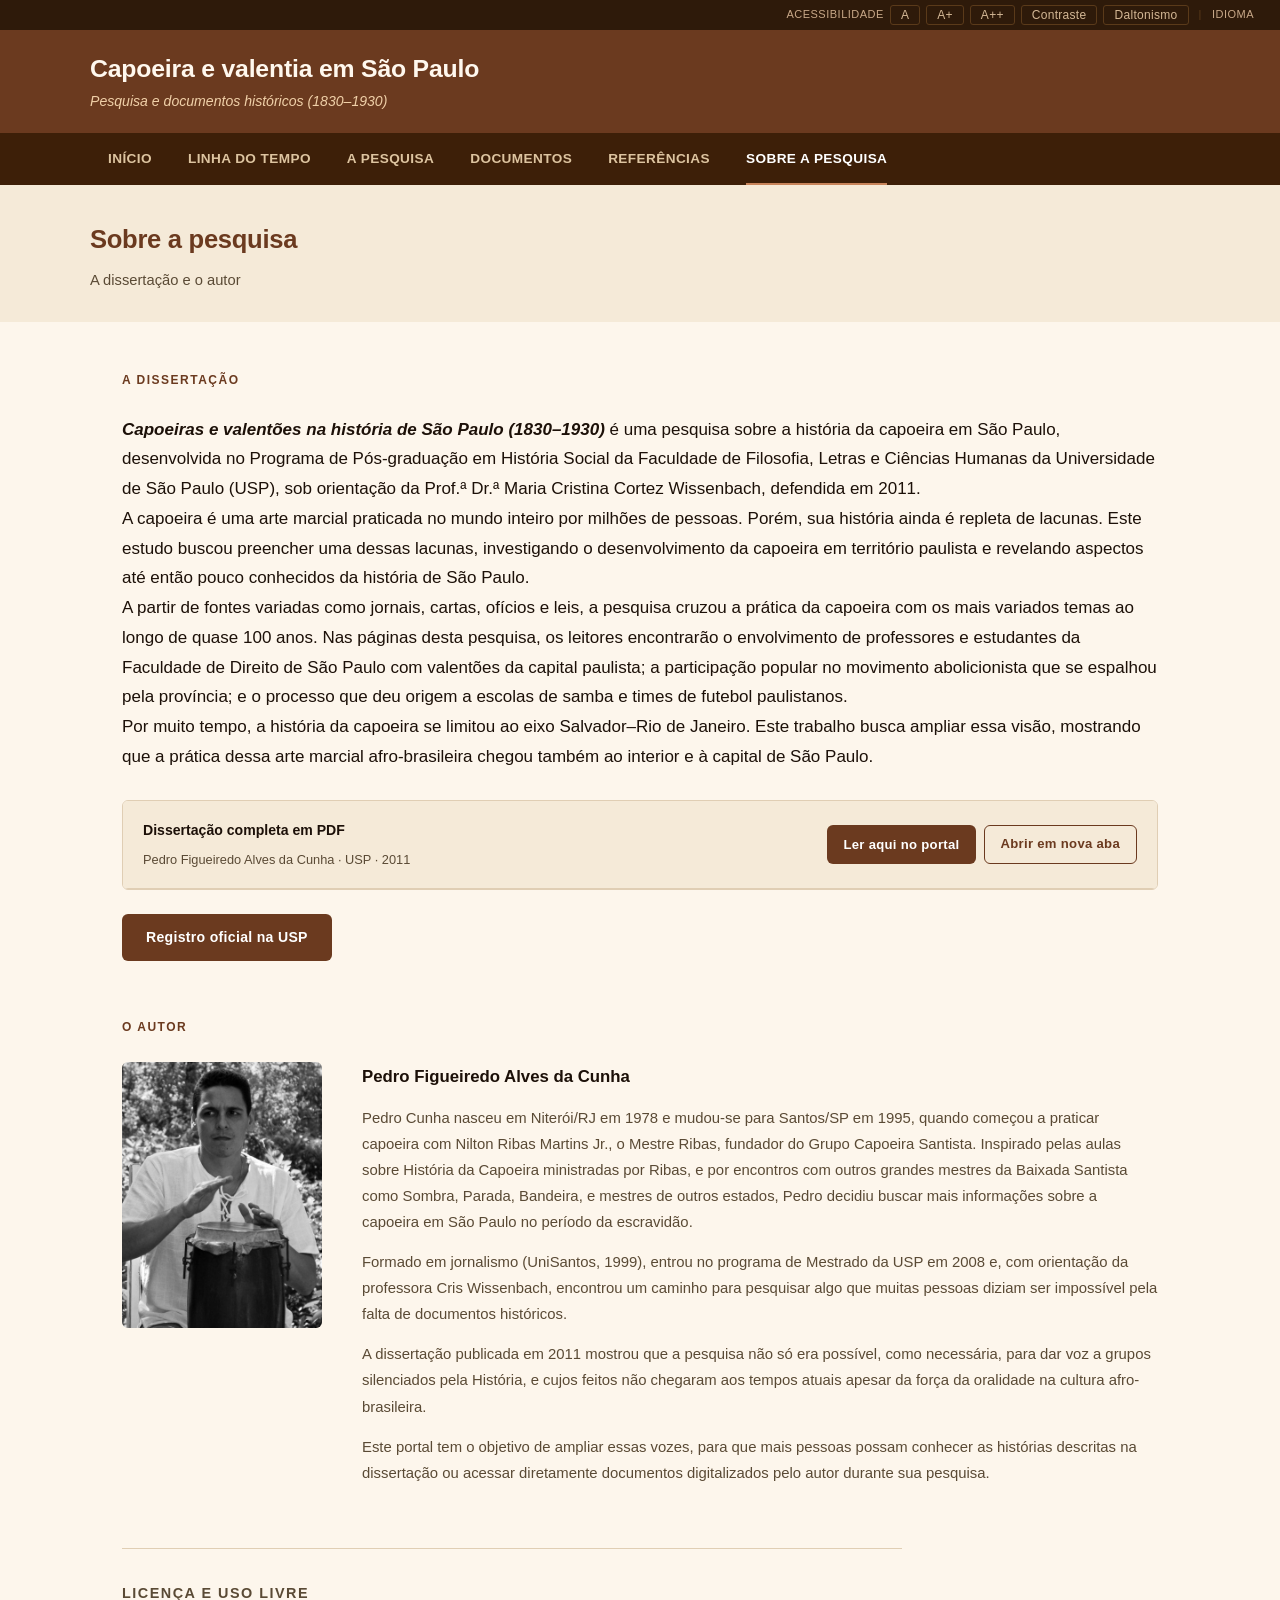
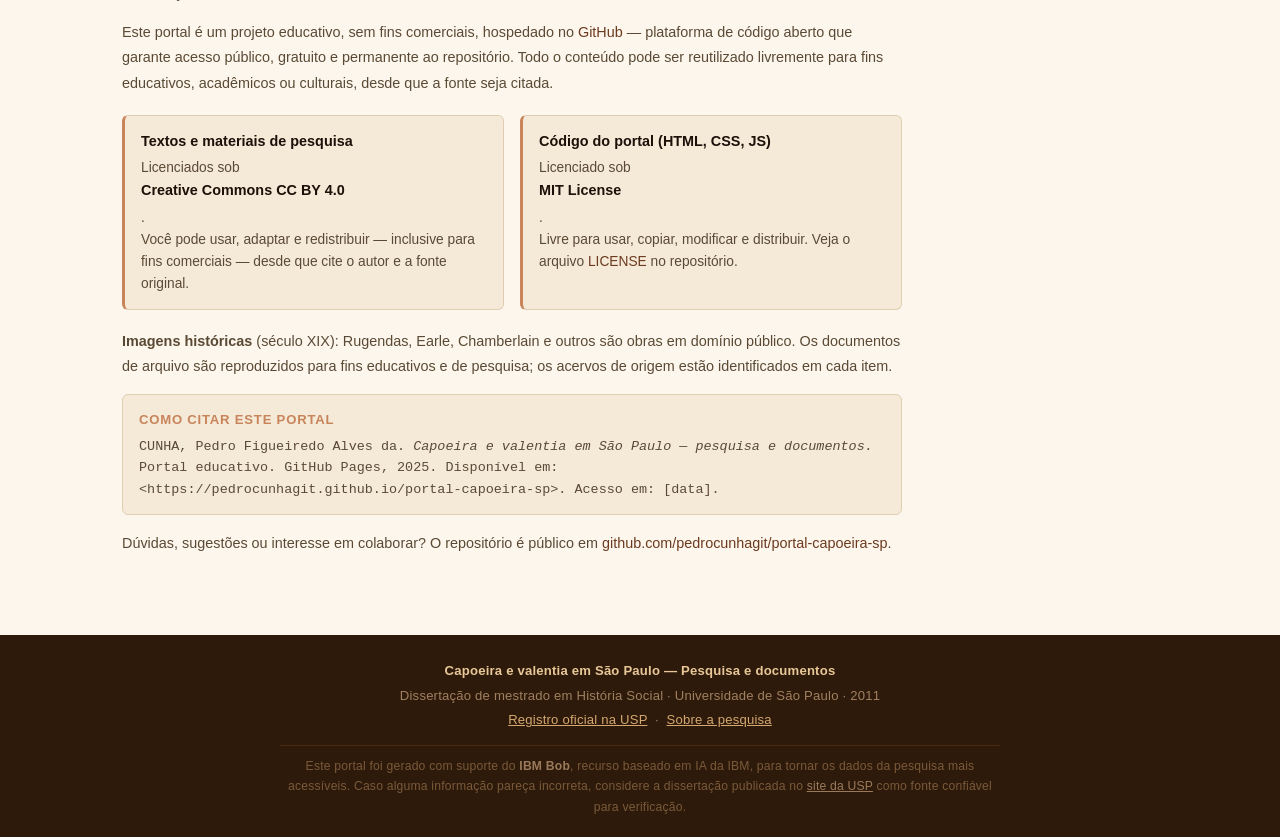
<file: sobre.html>
<!DOCTYPE html>
<html lang="pt-BR">
<head>
  <meta charset="UTF-8" />
  <meta name="viewport" content="width=device-width, initial-scale=1.0" />
  <meta name="description" content="Sobre a pesquisa Capoeiras e valent&otilde;es na hist&oacute;ria de S&atilde;o Paulo (1830&ndash;1930) e seu autor Pedro Figueiredo Alves da Cunha." />
  <title>Sobre a pesquisa &mdash; Capoeira e valentia em S&atilde;o Paulo</title>
  <link rel="stylesheet" href="style.css" />
  <style>
    .pdf-reader-bloco { margin: 28px 0 8px; border: 1px solid var(--border); border-radius: var(--radius); overflow: hidden; background: var(--bg-card); }
    .pdf-reader-topo { display: flex; align-items: center; justify-content: space-between; flex-wrap: wrap; gap: 10px; padding: 14px 20px; background: var(--bg-alt); border-bottom: 1px solid var(--border); }
    .pdf-reader-topo strong { font-size: 0.88rem; color: var(--text); font-weight: 700; }
    .pdf-reader-topo span { font-size: 0.8rem; color: var(--text-muted); }
    .pdf-reader-btns { display: flex; gap: 8px; flex-wrap: wrap; }
    .btn-reader-expand { background: var(--accent); color: #fff; border: none; border-radius: var(--radius); padding: 7px 16px; font-size: 0.82rem; font-family: var(--font); font-weight: 700; cursor: pointer; letter-spacing: 0.3px; transition: background .15s; }
    .btn-reader-expand:hover { background: var(--accent-hover); }
    .btn-reader-nova-aba { background: transparent; color: var(--accent); border: 1px solid var(--accent); border-radius: var(--radius); padding: 7px 16px; font-size: 0.82rem; font-family: var(--font); font-weight: 700; cursor: pointer; letter-spacing: 0.3px; text-decoration: none; display: inline-block; transition: background .15s, color .15s; }
    .btn-reader-nova-aba:hover { background: var(--accent); color: #fff; text-decoration: none; }
    .pdf-reader-frame { display: none; width: 100%; height: 680px; border: none; }
    .pdf-reader-frame.aberto { display: block; }
    @media (max-width: 600px) { .pdf-reader-frame { height: 420px; } .pdf-reader-topo { flex-direction: column; align-items: flex-start; } }

    /* Seção de licença */
    .licenca-secao {
      margin-top: 3rem;
      padding-top: 2rem;
      border-top: 1px solid var(--border);
      max-width: 780px;
    }
    .licenca-secao p {
      font-size: 0.9rem;
      color: var(--text-muted);
      line-height: 1.75;
      margin-bottom: .9rem;
    }
    .licenca-grid {
      display: grid;
      grid-template-columns: 1fr 1fr;
      gap: 1rem;
      margin: 1.2rem 0;
    }
    .licenca-card {
      background: var(--bg-alt);
      border: 1px solid var(--border);
      border-left: 3px solid var(--accent-light);
      border-radius: var(--radius);
      padding: .9rem 1rem;
      font-size: .86rem;
      color: var(--text-muted);
      line-height: 1.6;
    }
    .licenca-card strong {
      display: block;
      color: var(--text);
      margin-bottom: .25rem;
      font-size: .9rem;
    }
    .licenca-citacao {
      background: var(--bg-alt);
      border: 1px solid var(--border);
      border-radius: var(--radius);
      padding: .85rem 1rem;
      font-size: .84rem;
      color: var(--text-muted);
      line-height: 1.6;
      font-family: monospace;
      word-break: break-word;
    }
    .licenca-citacao strong {
      display: block;
      font-family: var(--font);
      font-size: .82rem;
      color: var(--accent-light);
      letter-spacing: .06em;
      text-transform: uppercase;
      margin-bottom: .4rem;
    }
    @media (max-width: 560px) {
      .licenca-grid { grid-template-columns: 1fr; }
    }
  </style>
</head>
<body>
  <div class="acess-bar" role="toolbar" aria-label="Op&ccedil;&otilde;es de acessibilidade">
    <span>Acessibilidade</span>
    <button class="btn-fonte" data-nivel="n">A</button>
    <button class="btn-fonte" data-nivel="g">A+</button>
    <button class="btn-fonte" data-nivel="gg">A++</button>
    <button id="btn-contraste">Contraste</button>
    <button id="btn-daltonismo">Daltonismo</button>
    <span class="acess-sep">|</span>
    <span>Idioma</span>
    <div id="google_translate_element"></div>
  </div>

  <header><div class="header-inner">
    <h1>Capoeira e valentia em S&atilde;o Paulo</h1>
    <p class="subtitulo">Pesquisa e documentos hist&oacute;ricos (1830&ndash;1930)</p>
  </div></header>

  <nav aria-label="Menu principal">
    <button class="menu-toggle" aria-expanded="false" aria-controls="menu-lista">Menu</button>
    <ul id="menu-lista" role="list">
      <li><a href="index.html">In&iacute;cio</a></li>
      <li><a href="timeline.html">Linha do tempo</a></li>
      <li><a href="dissertacao.html">A pesquisa</a></li>
      <li><a href="documentos.html">Documentos</a></li>
      <li><a href="referencias.html">Refer&ecirc;ncias</a></li>
      <li><a href="sobre.html" class="ativo">Sobre a pesquisa</a></li>
    </ul>
  </nav>

  <div class="page-header"><div class="page-header-inner">
    <h2>Sobre a pesquisa</h2>
    <p>A disserta&ccedil;&atilde;o e o autor</p>
  </div></div>

  <main>
    <section aria-labelledby="sobre-disserta-titulo" style="margin-bottom: 56px;">
      <p class="secao-titulo" id="sobre-disserta-titulo">A disserta&ccedil;&atilde;o</p>
      <p><strong><em>Capoeiras e valent&otilde;es na hist&oacute;ria de S&atilde;o Paulo (1830&ndash;1930)</em></strong> &eacute; uma pesquisa sobre a hist&oacute;ria da capoeira em S&atilde;o Paulo, desenvolvida no Programa de P&oacute;s-gradua&ccedil;&atilde;o em Hist&oacute;ria Social da Faculdade de Filosofia, Letras e Ci&ecirc;ncias Humanas da Universidade de S&atilde;o Paulo (USP), sob orienta&ccedil;&atilde;o da Prof.&ordf; Dr.&ordf; Maria Cristina Cortez Wissenbach, defendida em 2011.</p>
      <p>A capoeira &eacute; uma arte marcial praticada no mundo inteiro por milh&otilde;es de pessoas. Por&eacute;m, sua hist&oacute;ria ainda &eacute; repleta de lacunas. Este estudo buscou preencher uma dessas lacunas, investigando o desenvolvimento da capoeira em territ&oacute;rio paulista e revelando aspectos at&eacute; ent&atilde;o pouco conhecidos da hist&oacute;ria de S&atilde;o Paulo.</p>
      <p>A partir de fontes variadas como jornais, cartas, of&iacute;cios e leis, a pesquisa cruzou a pr&aacute;tica da capoeira com os mais variados temas ao longo de quase 100 anos. Nas p&aacute;ginas desta pesquisa, os leitores encontrar&atilde;o o envolvimento de professores e estudantes da Faculdade de Direito de S&atilde;o Paulo com valent&otilde;es da capital paulista; a participa&ccedil;&atilde;o popular no movimento abolicionista que se espalhou pela prov&iacute;ncia; e o processo que deu origem a escolas de samba e times de futebol paulistanos.</p>
      <p>Por muito tempo, a hist&oacute;ria da capoeira se limitou ao eixo Salvador&ndash;Rio de Janeiro. Este trabalho busca ampliar essa vis&atilde;o, mostrando que a pr&aacute;tica dessa arte marcial afro-brasileira chegou tamb&eacute;m ao interior e &agrave; capital de S&atilde;o Paulo.</p>
      <div class="pdf-reader-bloco">
        <div class="pdf-reader-topo">
          <div>
            <strong>Disserta&ccedil;&atilde;o completa em PDF</strong><br />
            <span>Pedro Figueiredo Alves da Cunha &middot; USP &middot; 2011</span>
          </div>
          <div class="pdf-reader-btns">
            <button class="btn-reader-expand" id="btn-reader-expand" aria-expanded="false" aria-controls="pdf-frame">Ler aqui no portal</button>
            <a href="https://drive.google.com/file/d/1_5yrNuLScfKgQxTjlm4NDU_R8mSiuInJ/view?usp=sharing" target="_blank" rel="noopener" class="btn-reader-nova-aba">Abrir em nova aba</a>
          </div>
        </div>
        <iframe id="pdf-frame" class="pdf-reader-frame"
          src="https://drive.google.com/file/d/1_5yrNuLScfKgQxTjlm4NDU_R8mSiuInJ/preview"
          title="Disserta&ccedil;&atilde;o: Capoeiras e valent&otilde;es na hist&oacute;ria de S&atilde;o Paulo (1830&ndash;1930)"
          allow="autoplay" loading="lazy"></iframe>
      </div>
      <div style="margin-top: 16px;">
        <a href="https://teses.usp.br/teses/disponiveis/8/8138/tde-11092012-105013/pt-br.html" target="_blank" rel="noopener" class="btn-cta">Registro oficial na USP</a>
      </div>
    </section>

    <section aria-labelledby="sobre-autor-titulo">
      <p class="secao-titulo" id="sobre-autor-titulo">O autor</p>
      <div class="sobre-grid">
        <img src="img/pedro-cunha-sobre.jpg" alt="Pedro Figueiredo Alves da Cunha tocando atabaque em evento de capoeira" class="sobre-foto" />
        <div class="sobre-texto">
          <h2>Pedro Figueiredo Alves da Cunha</h2>
          <p>Pedro Cunha nasceu em Niter&oacute;i/RJ em 1978 e mudou-se para Santos/SP em 1995, quando come&ccedil;ou a praticar capoeira com Nilton Ribas Martins Jr., o Mestre Ribas, fundador do Grupo Capoeira Santista. Inspirado pelas aulas sobre Hist&oacute;ria da Capoeira ministradas por Ribas, e por encontros com outros grandes mestres da Baixada Santista como Sombra, Parada, Bandeira, e mestres de outros estados, Pedro decidiu buscar mais informa&ccedil;&otilde;es sobre a capoeira em S&atilde;o Paulo no per&iacute;odo da escravid&atilde;o.</p>
          <p>Formado em jornalismo (UniSantos, 1999), entrou no programa de Mestrado da USP em 2008 e, com orienta&ccedil;&atilde;o da professora Cris Wissenbach, encontrou um caminho para pesquisar algo que muitas pessoas diziam ser imposs&iacute;vel pela falta de documentos hist&oacute;ricos.</p>
          <p>A disserta&ccedil;&atilde;o publicada em 2011 mostrou que a pesquisa n&atilde;o s&oacute; era poss&iacute;vel, como necess&aacute;ria, para dar voz a grupos silenciados pela Hist&oacute;ria, e cujos feitos n&atilde;o chegaram aos tempos atuais apesar da for&ccedil;a da oralidade na cultura afro-brasileira.</p>
          <p>Este portal tem o objetivo de ampliar essas vozes, para que mais pessoas possam conhecer as hist&oacute;rias descritas na disserta&ccedil;&atilde;o ou acessar diretamente documentos digitalizados pelo autor durante sua pesquisa.</p>
        </div>
      </div>
    </section>

    <!-- LICENÇA E USO LIVRE -->
    <section aria-labelledby="licenca-titulo" class="licenca-secao">
      <p class="secao-titulo" id="licenca-titulo">Licen&ccedil;a e uso livre</p>

      <p>
        Este portal &eacute; um projeto educativo, sem fins comerciais, hospedado no
        <a href="https://github.com/pedrocunhagit/portal-capoeira-sp" target="_blank" rel="noopener">GitHub</a>
        &mdash; plataforma de c&oacute;digo aberto que garante acesso p&uacute;blico, gratuito e permanente ao reposit&oacute;rio.
        Todo o conte&uacute;do pode ser reutilizado livremente para fins educativos, acad&ecirc;micos ou culturais,
        desde que a fonte seja citada.
      </p>

      <div class="licenca-grid">
        <div class="licenca-card">
          <strong>Textos e materiais de pesquisa</strong>
          Licenciados sob
          <a href="https://creativecommons.org/licenses/by/4.0/deed.pt" target="_blank" rel="noopener"><strong>Creative Commons CC&nbsp;BY&nbsp;4.0</strong></a>.<br />
          Voc&ecirc; pode usar, adaptar e redistribuir &mdash; inclusive para fins comerciais &mdash;
          desde que cite o autor e a fonte original.
        </div>
        <div class="licenca-card">
          <strong>C&oacute;digo do portal (HTML, CSS, JS)</strong>
          Licenciado sob <strong>MIT License</strong>.<br />
          Livre para usar, copiar, modificar e distribuir. Veja o arquivo
          <a href="https://github.com/pedrocunhagit/portal-capoeira-sp/blob/main/LICENSE" target="_blank" rel="noopener">LICENSE</a>
          no reposit&oacute;rio.
        </div>
      </div>

      <p>
        <strong>Imagens hist&oacute;ricas</strong> (s&eacute;culo XIX): Rugendas, Earle, Chamberlain e outros s&atilde;o obras em dom&iacute;nio p&uacute;blico.
        Os documentos de arquivo s&atilde;o reproduzidos para fins educativos e de pesquisa; os acervos de origem est&atilde;o identificados em cada item.
      </p>

      <div class="licenca-citacao" role="note" aria-label="Sugest&atilde;o de como citar este portal">
        <strong>Como citar este portal</strong>
        CUNHA, Pedro Figueiredo Alves da. <em>Capoeira e valentia em S&atilde;o Paulo &mdash; pesquisa e documentos.</em>
        Portal educativo. GitHub Pages, 2025.
        Dispon&iacute;vel em: &lt;https://pedrocunhagit.github.io/portal-capoeira-sp&gt;.
        Acesso em: [data].
      </div>

      <p style="margin-top:1rem;">
        D&uacute;vidas, sugest&otilde;es ou interesse em colaborar?
        O reposit&oacute;rio &eacute; p&uacute;blico em
        <a href="https://github.com/pedrocunhagit/portal-capoeira-sp" target="_blank" rel="noopener">github.com/pedrocunhagit/portal-capoeira-sp</a>.
      </p>
    </section>
  </main>

  <footer>
    <p>
      <strong>Capoeira e valentia em S&atilde;o Paulo &mdash; Pesquisa e documentos</strong><br />
      Disserta&ccedil;&atilde;o de mestrado em Hist&oacute;ria Social &middot; Universidade de S&atilde;o Paulo &middot; 2011<br />
      <a href="https://teses.usp.br/teses/disponiveis/8/8138/tde-11092012-105013/pt-br.html" target="_blank" rel="noopener">Registro oficial na USP</a>
      &nbsp;&middot;&nbsp;
      <a href="sobre.html">Sobre a pesquisa</a>
    </p>
    <p class="footer-ia">
      Este portal foi gerado com suporte do <strong>IBM Bob</strong>, recurso baseado em IA da IBM, para tornar os dados da pesquisa mais acess&iacute;veis. Caso alguma informa&ccedil;&atilde;o pare&ccedil;a incorreta, considere a disserta&ccedil;&atilde;o publicada no <a href="https://teses.usp.br/teses/disponiveis/8/8138/tde-11092012-105013/pt-br.html" target="_blank" rel="noopener">site da USP</a> como fonte confi&aacute;vel para verifica&ccedil;&atilde;o.
    </p>
  </footer>

  <script src="script.js"></script>
  <script>
  (function () {
    var btn = document.getElementById('btn-reader-expand');
    var frame = document.getElementById('pdf-frame');
    if (!btn || !frame) return;
    btn.addEventListener('click', function () {
      var aberto = frame.classList.toggle('aberto');
      btn.setAttribute('aria-expanded', aberto);
      btn.textContent = aberto ? 'Fechar leitor' : 'Ler aqui no portal';
      if (aberto) frame.scrollIntoView({ behavior: 'smooth', block: 'start' });
    });
  })();
  </script>
  <script>
  function googleTranslateElementInit() {
    new google.translate.TranslateElement({ pageLanguage: 'pt', includedLanguages: 'en,es', layout: google.translate.TranslateElement.InlineLayout.SIMPLE, autoDisplay: false }, 'google_translate_element');
  }
  </script>
  <script src="https://translate.google.com/translate_a/element.js?cb=googleTranslateElementInit"></script>
</body>
</html>
</file>
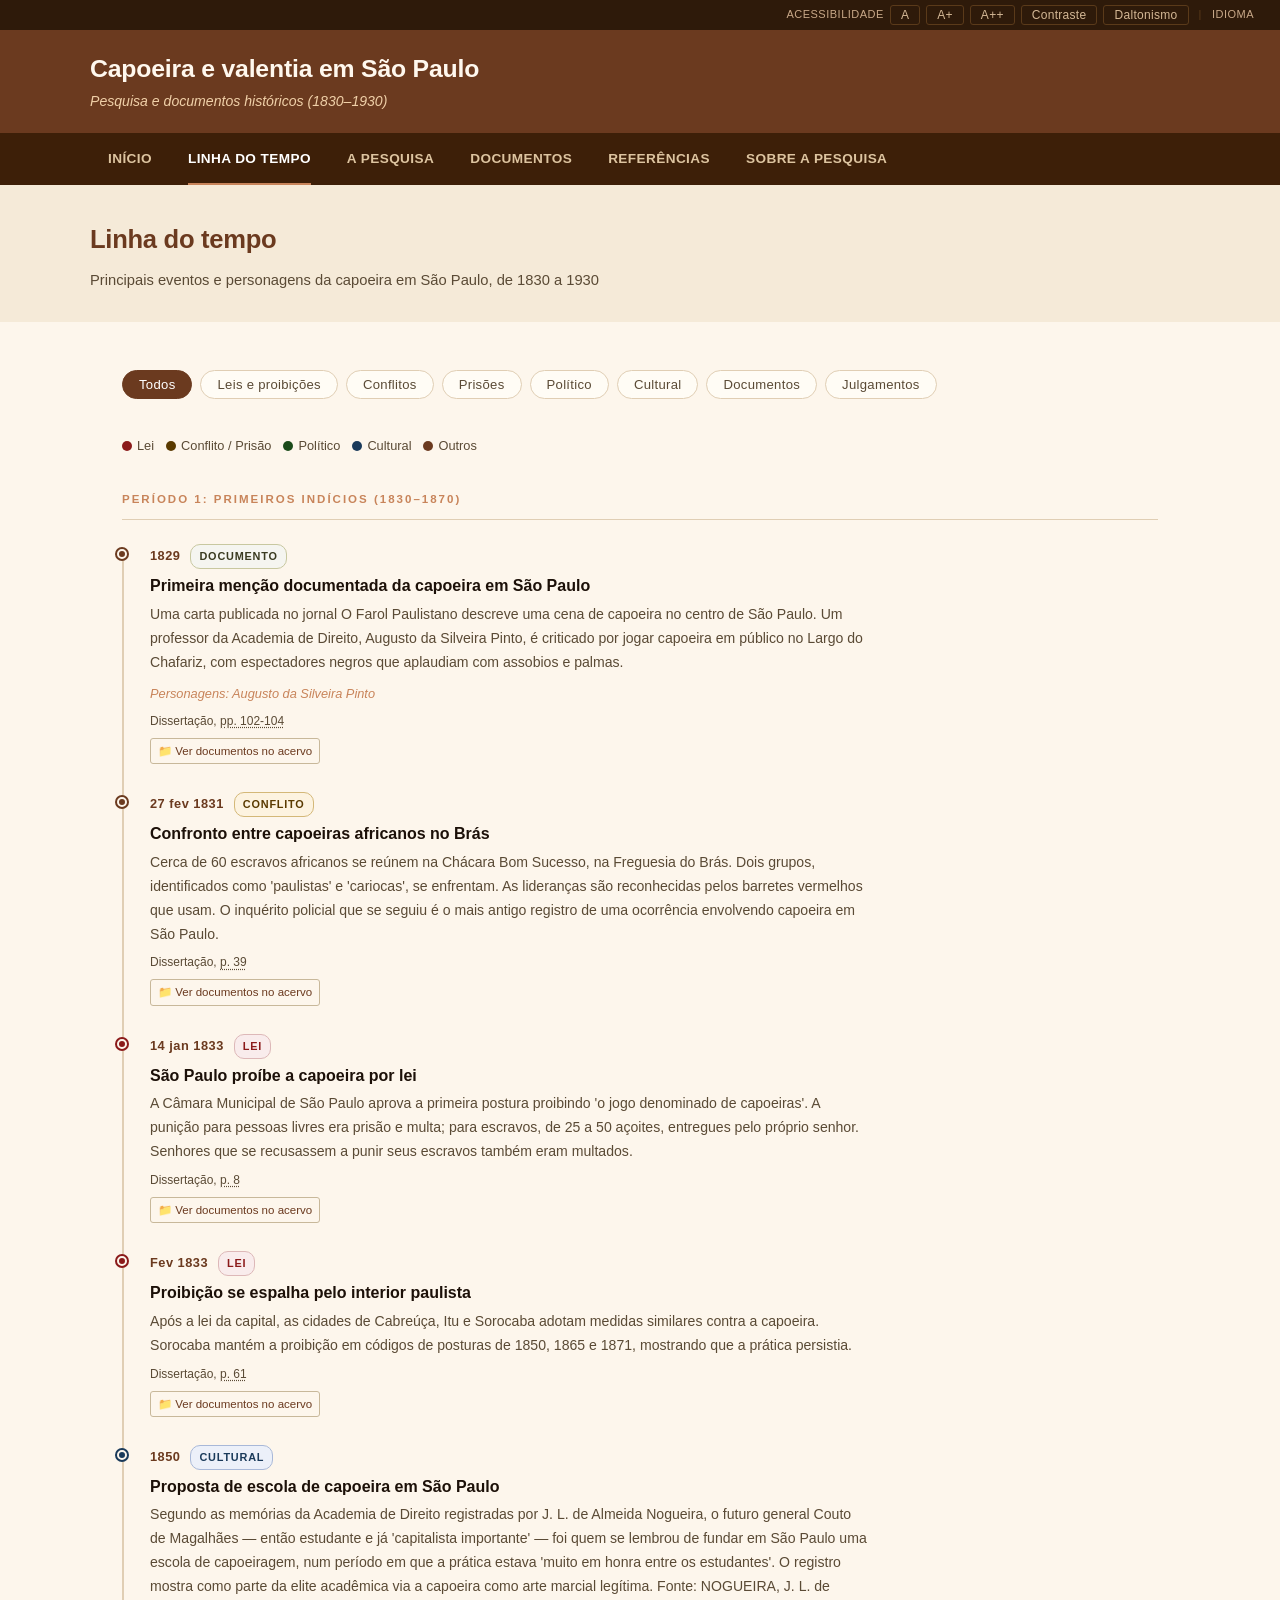
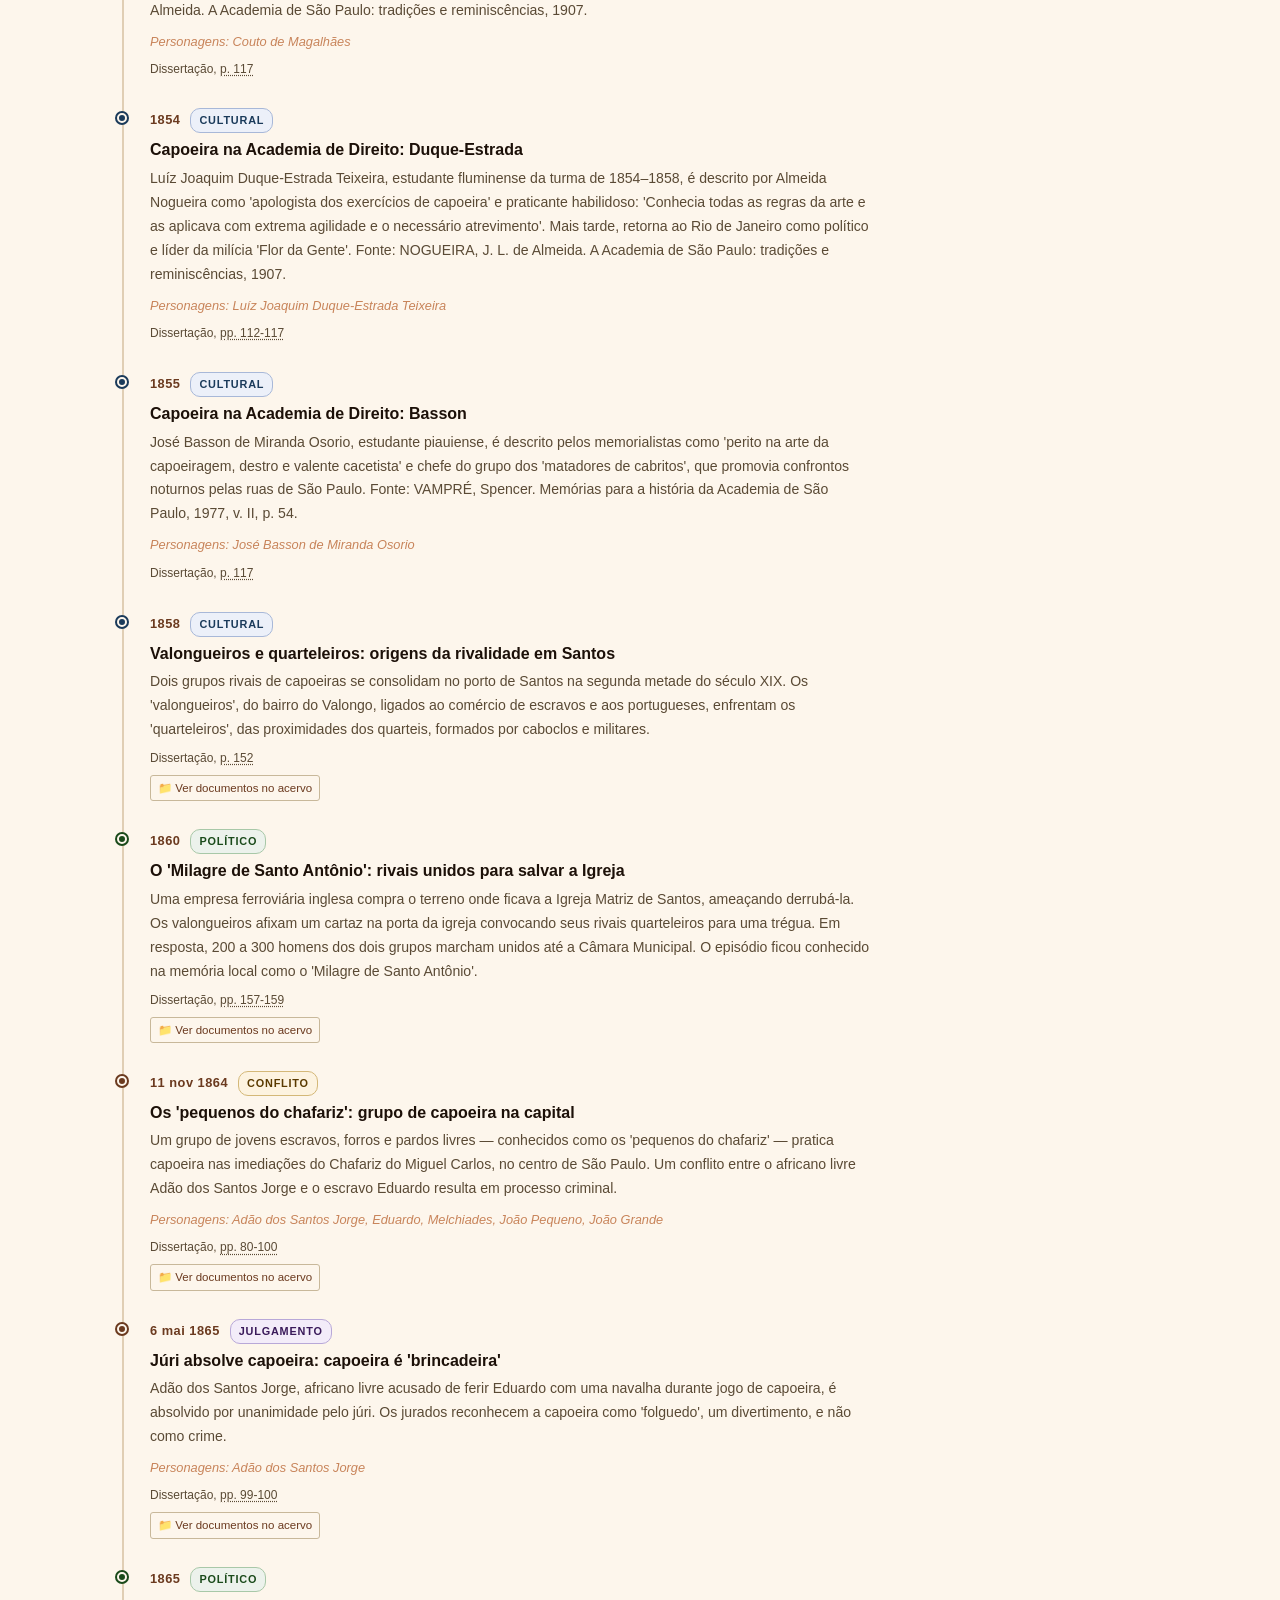
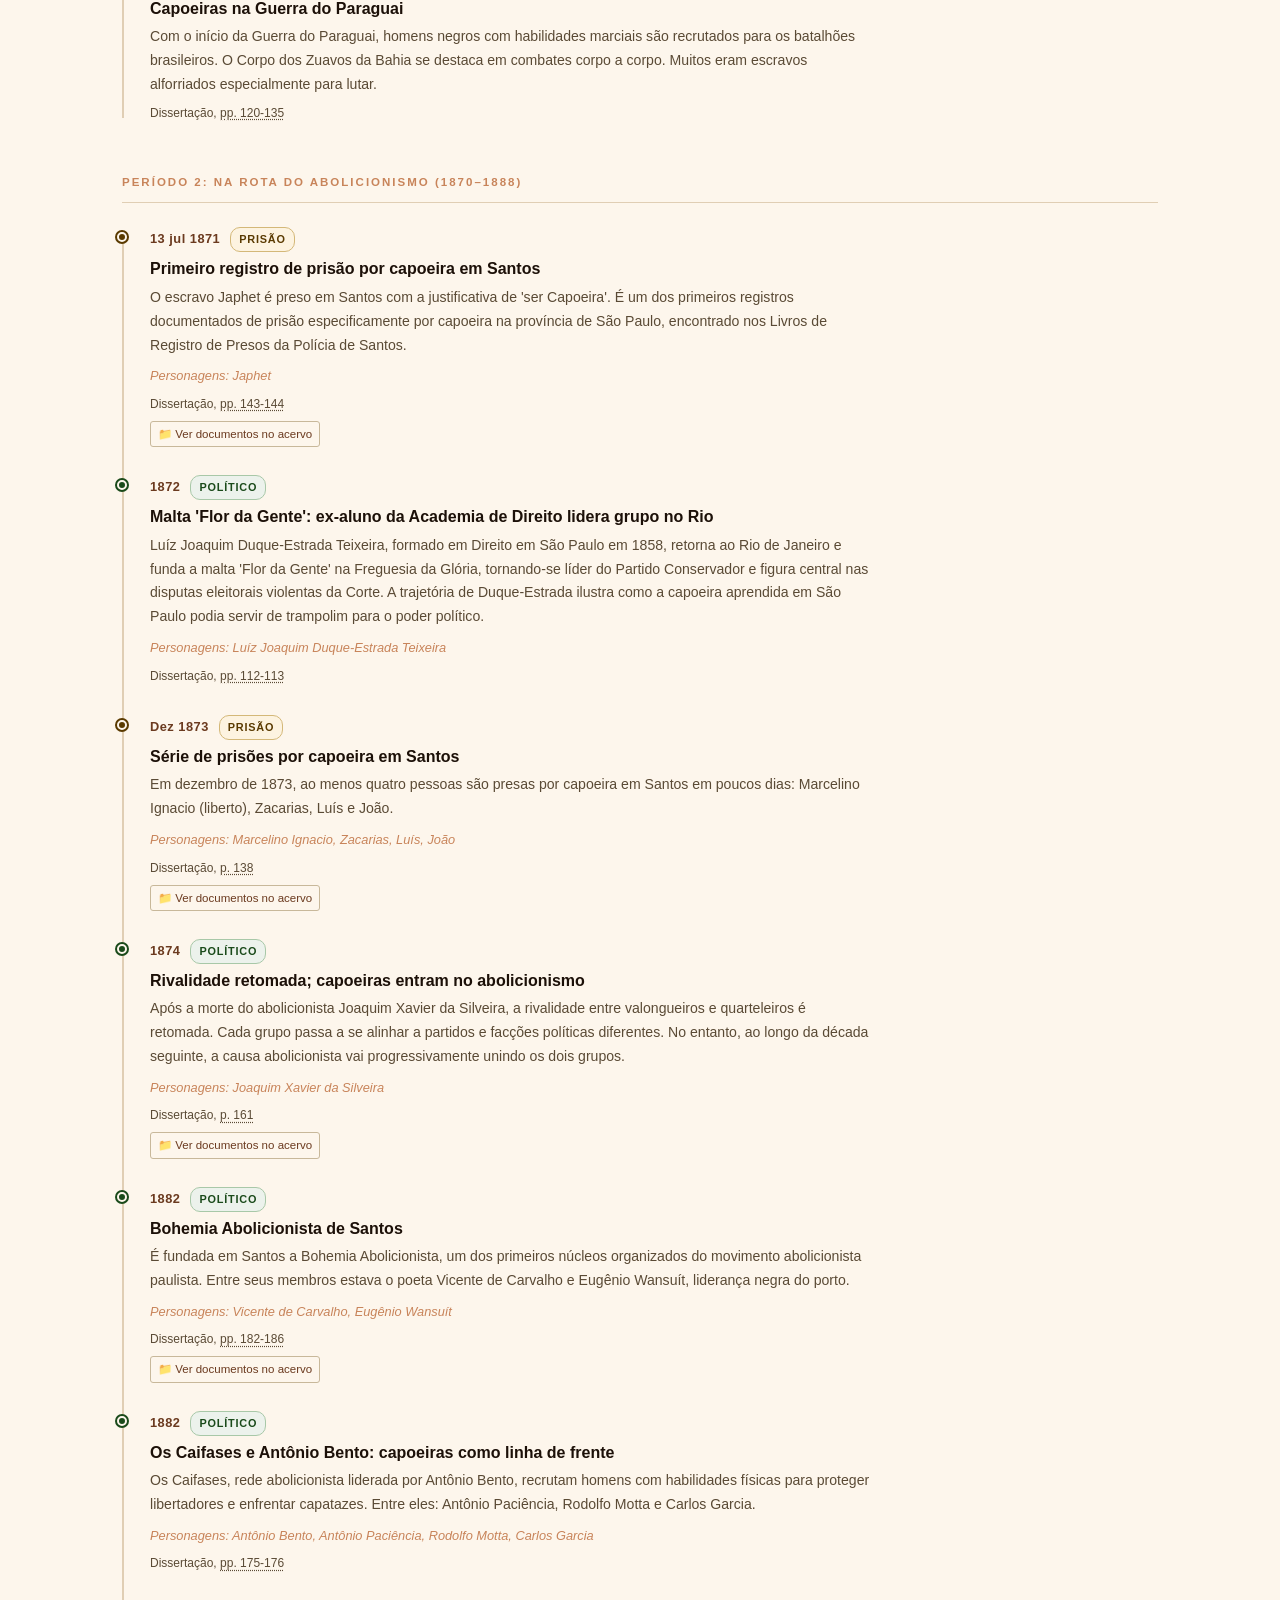
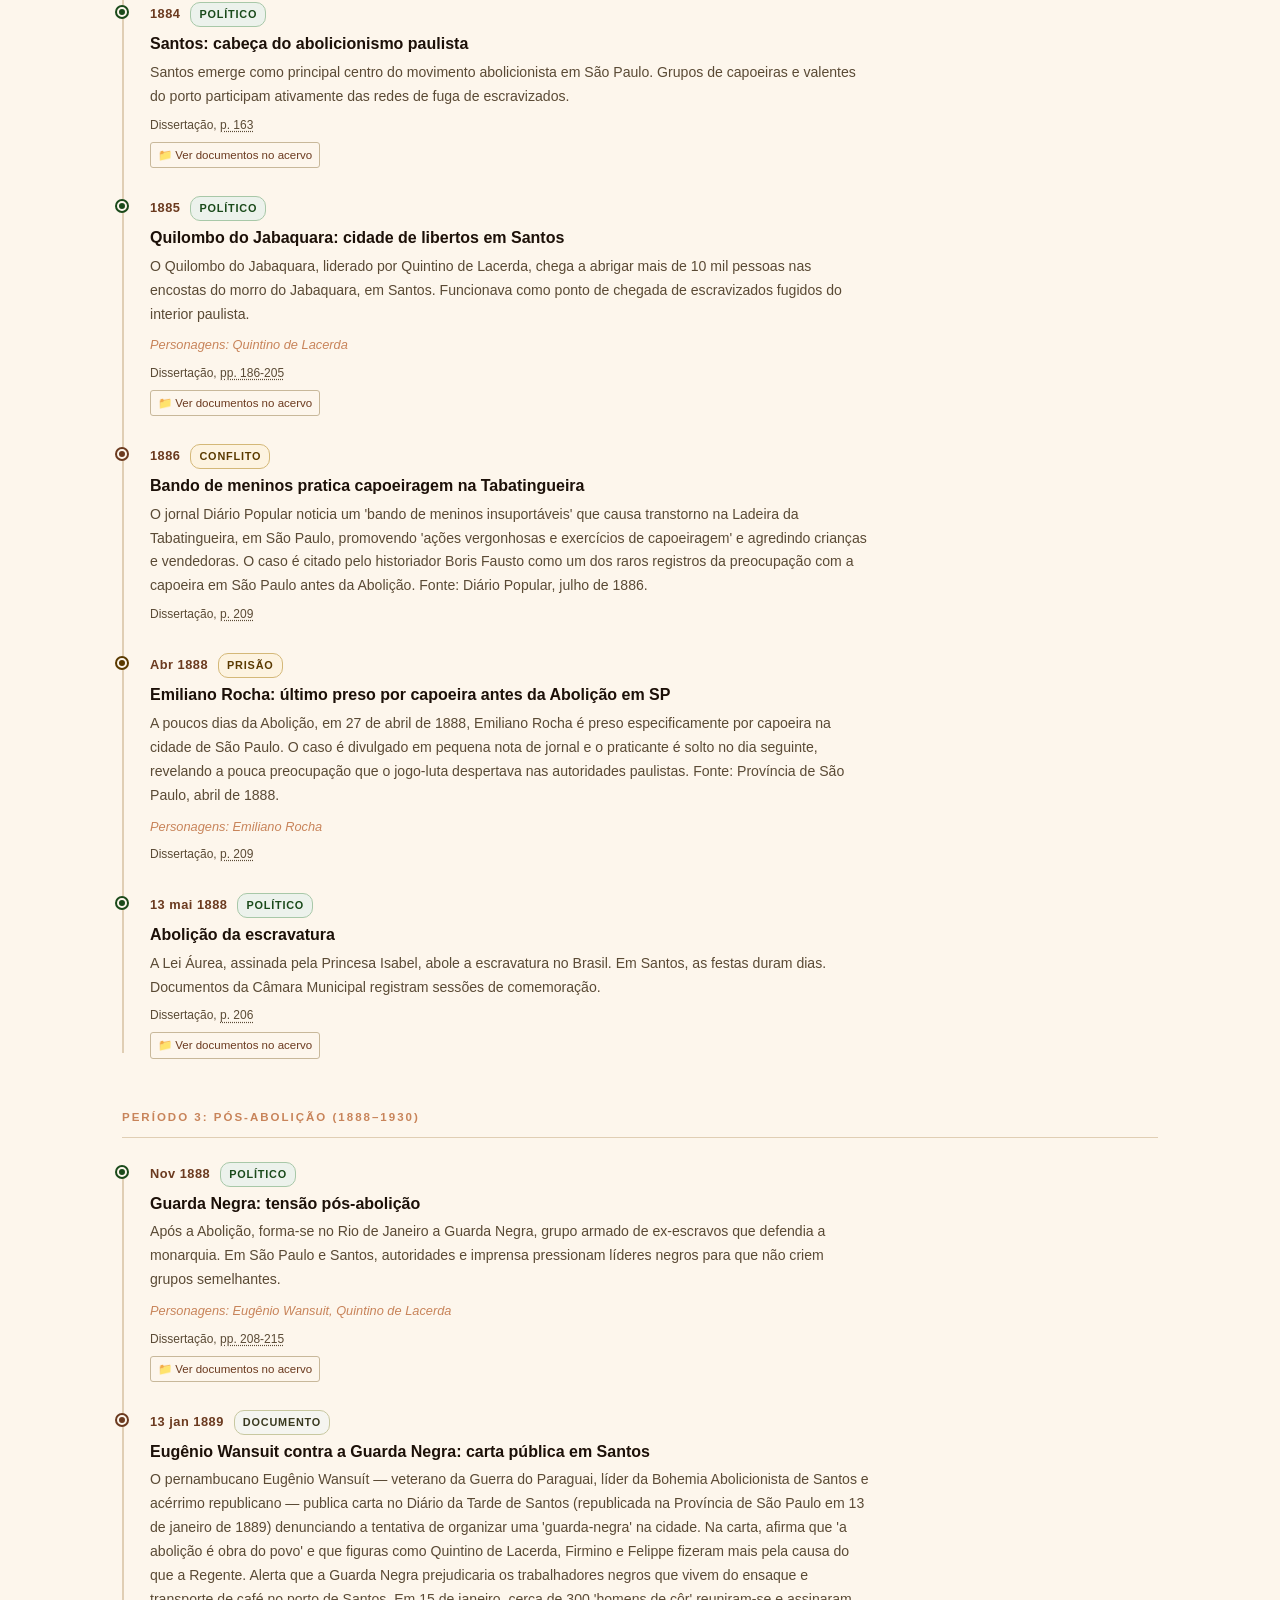
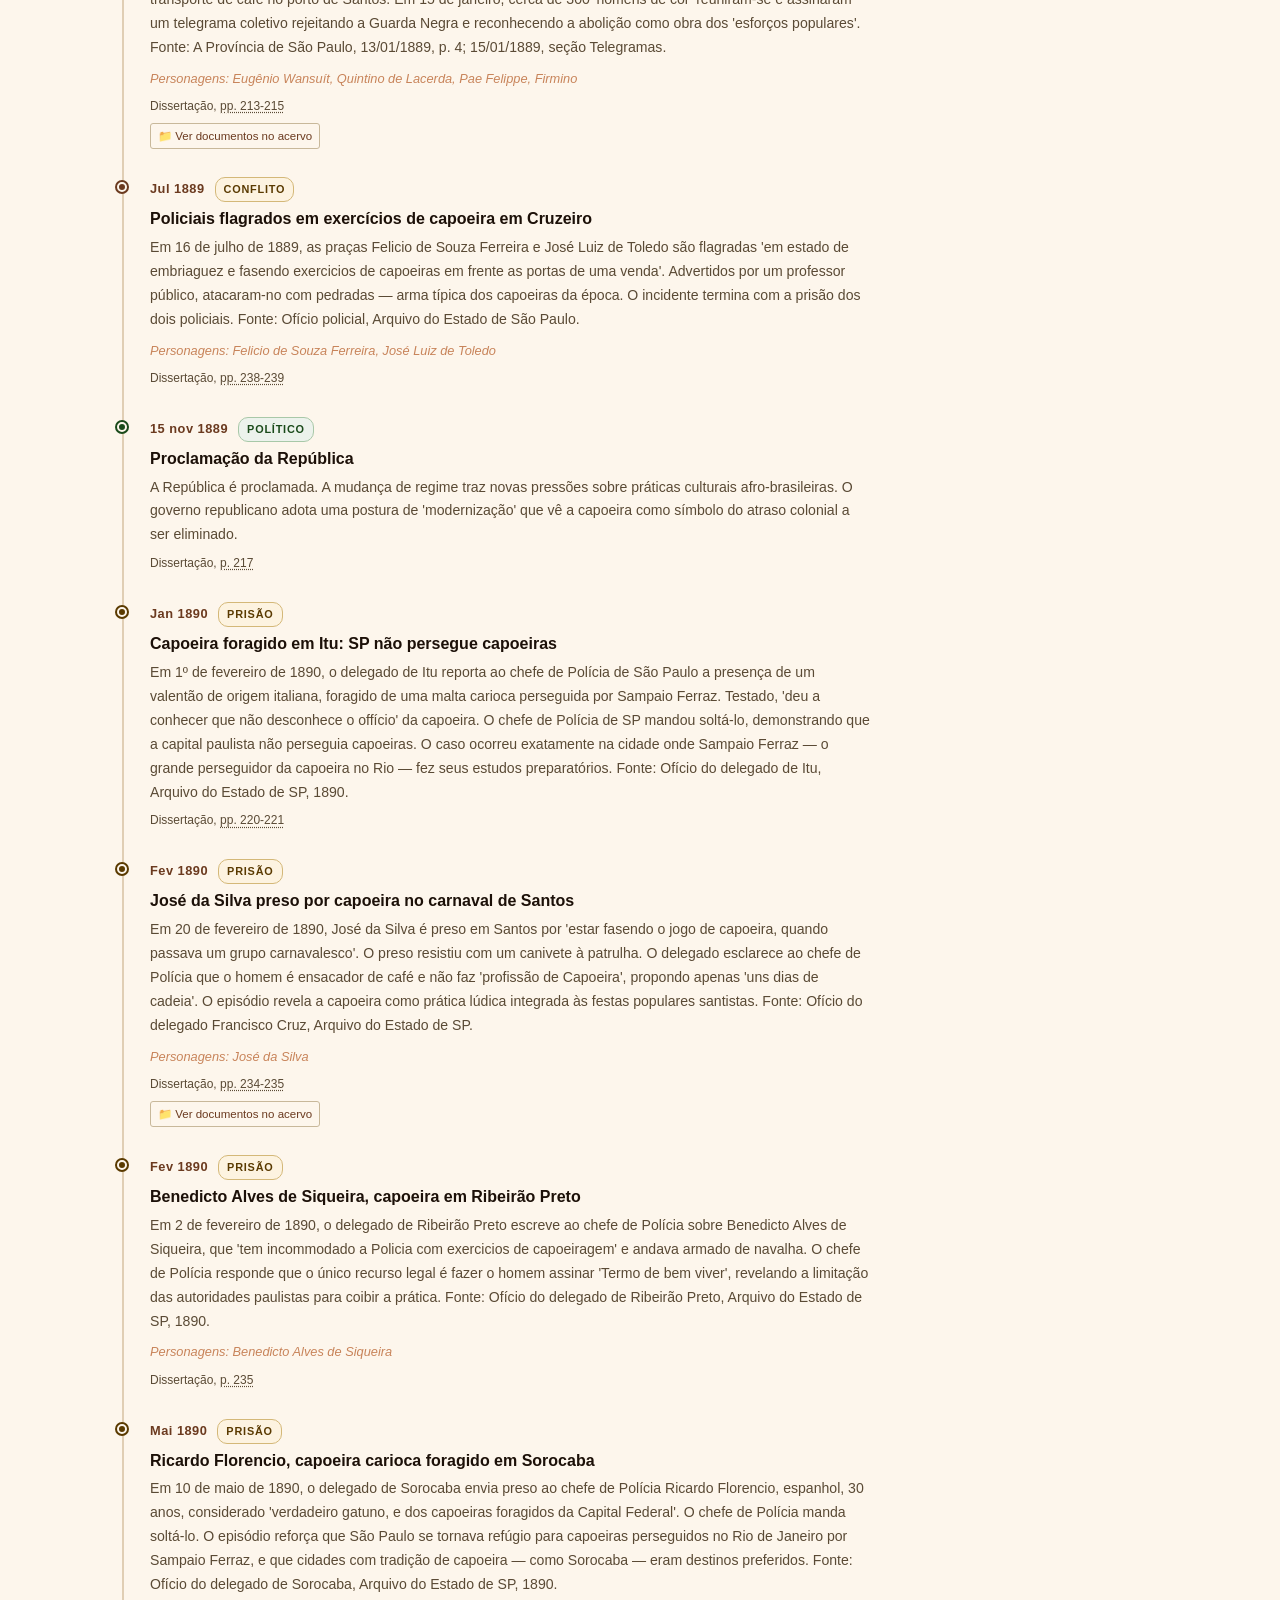
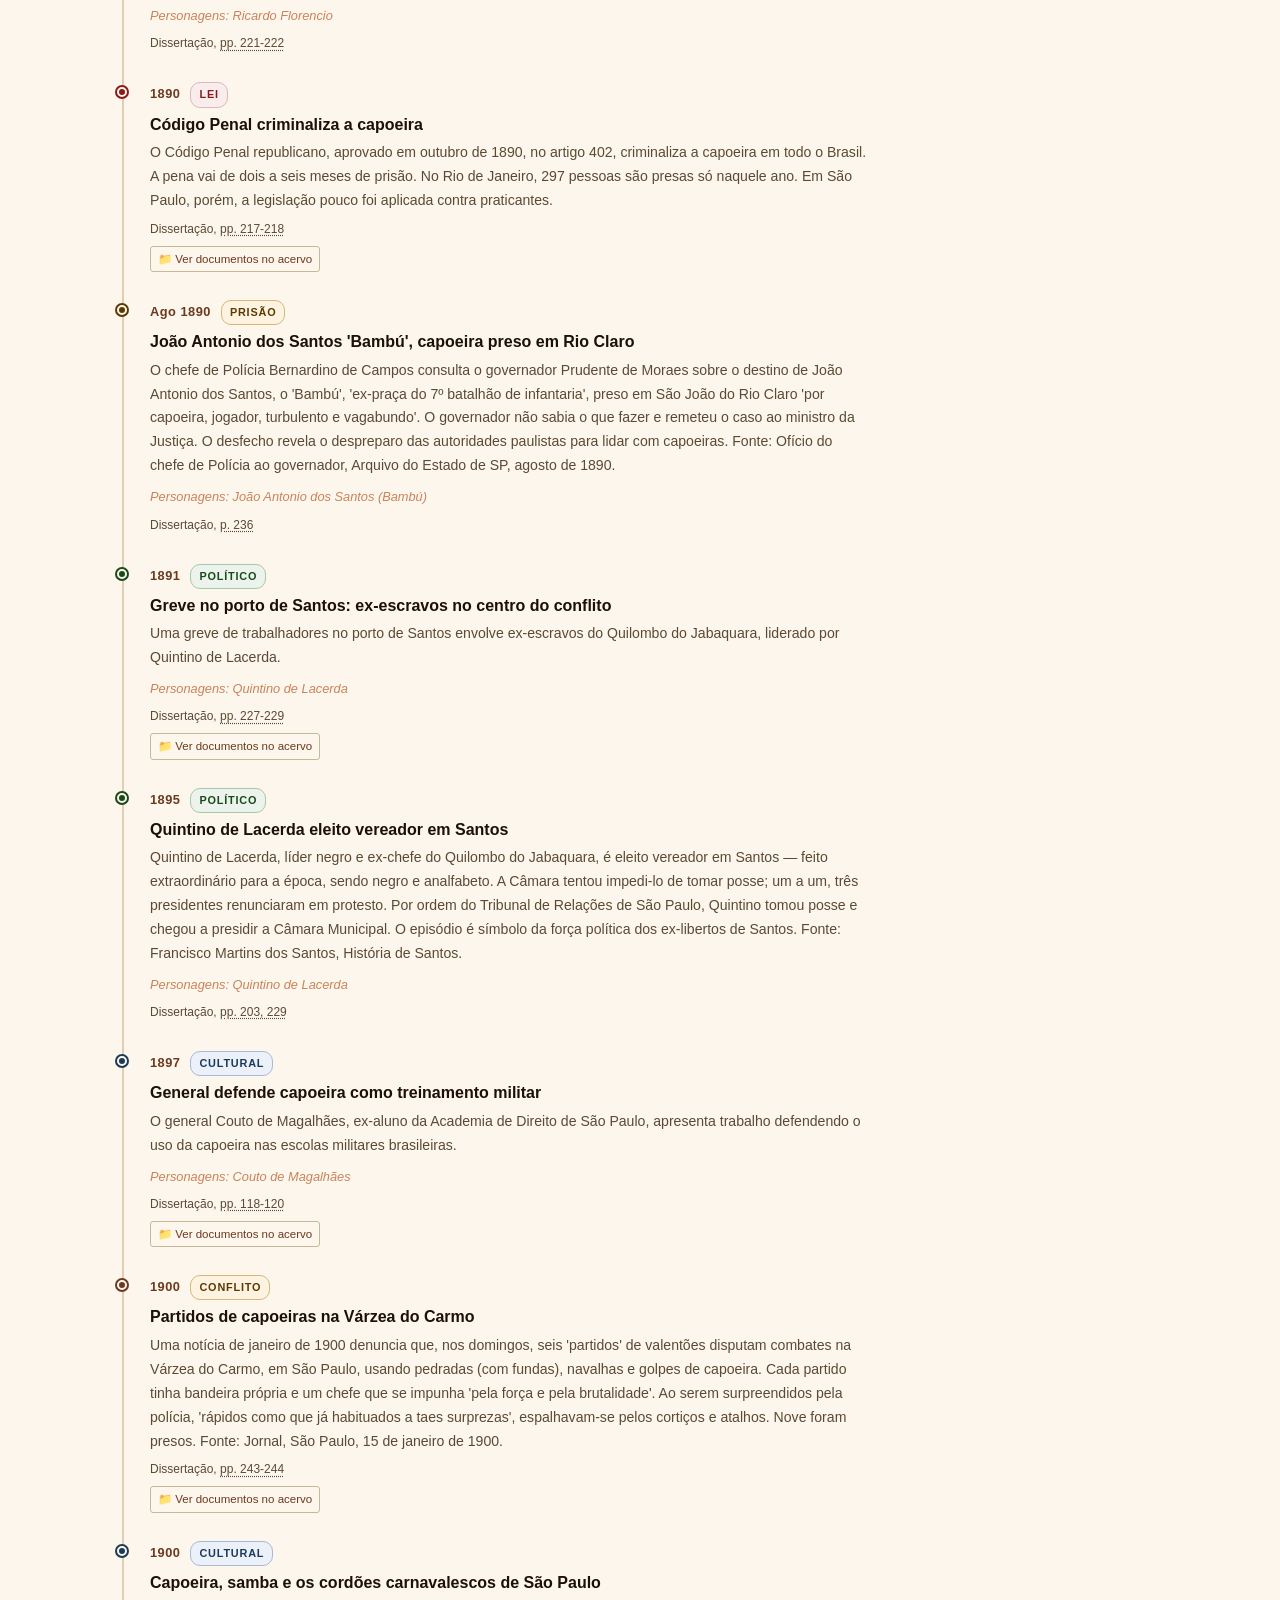
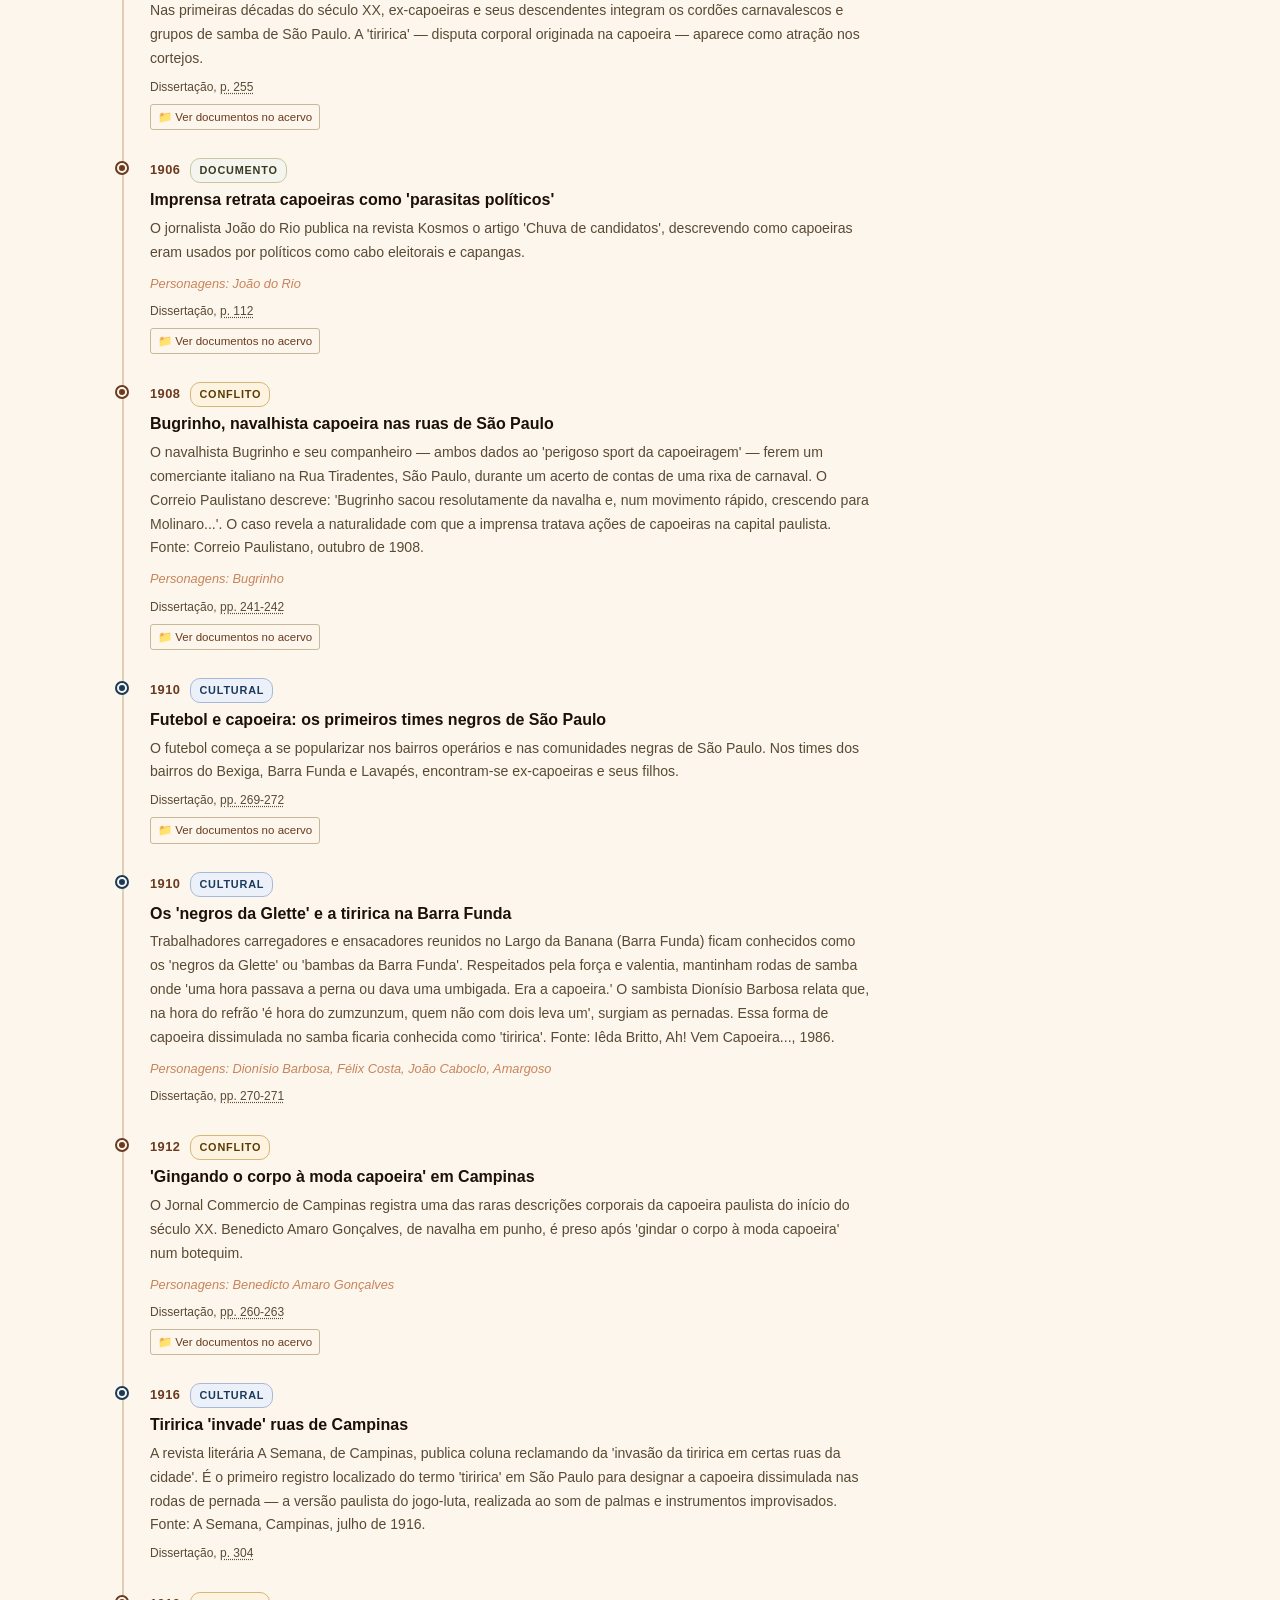
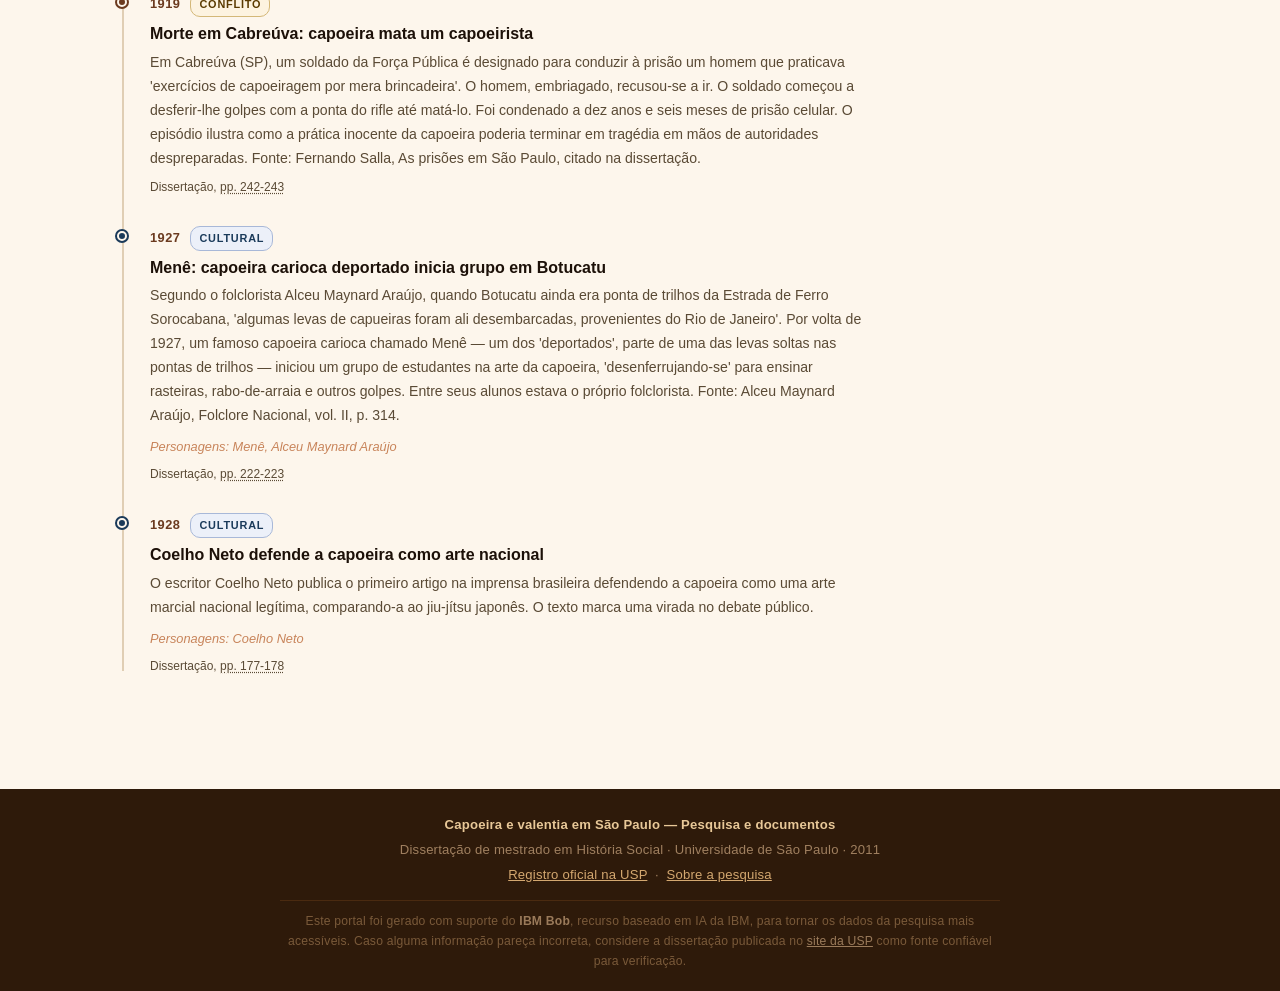
<file: timeline.html>
<!DOCTYPE html>
<html lang="pt-BR">
<head>
  <meta charset="UTF-8" />
  <meta name="viewport" content="width=device-width, initial-scale=1.0" />
  <meta name="description" content="Linha do tempo da hist&oacute;ria da capoeira em S&atilde;o Paulo, de 1830 a 1930." />
  <title>Linha do tempo &mdash; Capoeira e valentia em S&atilde;o Paulo</title>
  <link rel="stylesheet" href="style.css" />
  <style>
    .tl-filtros {
      display: flex; gap: 8px; flex-wrap: wrap; margin-bottom: 36px;
    }
    .tl-filtros button {
      background: var(--bg-card); border: 1px solid var(--border); border-radius: 20px;
      padding: 6px 16px; font-size: 0.82rem; font-family: var(--font);
      color: var(--text-muted); cursor: pointer;
      transition: background .15s, color .15s, border-color .15s; letter-spacing: 0.3px;
    }
    .tl-filtros button:hover, .tl-filtros button.ativo {
      background: var(--accent); color: #fff; border-color: var(--accent);
    }
    .tl-filtros button:focus { outline: 3px solid var(--focus); }

    .tl-periodo { margin-bottom: 48px; }
    .tl-periodo-titulo {
      font-size: 0.72rem; font-weight: 700; color: var(--accent-light);
      letter-spacing: 2px; text-transform: uppercase;
      margin-bottom: 24px; padding-bottom: 10px; border-bottom: 1px solid var(--border);
    }
    .tl-lista {
      list-style: none; position: relative; padding-left: 28px;
    }
    .tl-lista::before {
      content: ''; position: absolute;
      left: 0; top: 6px; bottom: 6px; width: 2px; background: var(--border);
    }
    .tl-item {
      position: relative; margin-bottom: 28px;
    }
    .tl-item::before {
      content: ''; position: absolute; left: -33px; top: 5px;
      width: 10px; height: 10px; border-radius: 50%;
      background: var(--accent); border: 2px solid var(--bg);
      box-shadow: 0 0 0 2px var(--accent); flex-shrink: 0;
    }
    .tl-item[data-tipo="LEI"]::before      { background: #8b1a1a; box-shadow: 0 0 0 2px #8b1a1a; }
    .tl-item[data-tipo="PRISAO"]::before   { background: #5a3a00; box-shadow: 0 0 0 2px #5a3a00; }
    .tl-item[data-tipo="POLITICO"]::before { background: #1a4a1a; box-shadow: 0 0 0 2px #1a4a1a; }
    .tl-item[data-tipo="CULTURAL"]::before { background: #1a3a5a; box-shadow: 0 0 0 2px #1a3a5a; }

    .tl-item-header {
      display: flex; align-items: baseline; gap: 10px; flex-wrap: wrap; margin-bottom: 6px;
    }
    .tl-ano { font-size: 0.8rem; font-weight: 700; color: var(--accent); letter-spacing: 0.5px; white-space: nowrap; }
    .tl-tipo-badge {
      font-size: 0.68rem; font-weight: 700; letter-spacing: 0.8px; text-transform: uppercase;
      padding: 2px 8px; border-radius: 10px; background: var(--bg-alt);
      color: var(--text-muted); border: 1px solid var(--border);
    }
    .tl-tipo-badge.LEI      { background: #f9ecec; color: #8b1a1a; border-color: #ddb8b8; }
    .tl-tipo-badge.PRISAO   { background: #fdf3e0; color: #5a3a00; border-color: #d4b878; }
    .tl-tipo-badge.POLITICO { background: #ecf2ec; color: #1a4a1a; border-color: #a8c8a8; }
    .tl-tipo-badge.CULTURAL { background: #ecf0f9; color: #1a3a5a; border-color: #a8b8d8; }
    .tl-tipo-badge.CONFLITO { background: #fdf3e0; color: #5a3a00; border-color: #d4b878; }
    .tl-tipo-badge.JULGAMENTO { background: #f3ecf9; color: #3a1a5a; border-color: #b8a8d8; }
    .tl-tipo-badge.DOCUMENTO  { background: #f5f5f0; color: #3a3a20; border-color: #c8c8a0; }

    .tl-titulo { font-size: 1rem; font-weight: 700; color: var(--text); margin-bottom: 6px; line-height: 1.35; }
    .tl-descricao { font-size: 0.88rem; color: var(--text-muted); line-height: 1.7; max-width: 720px; }
    .tl-personagens { margin-top: 8px; font-size: 0.8rem; color: var(--accent-light); font-style: italic; }
    .tl-pagina { margin-top: 6px; font-size: 0.75rem; color: var(--text-muted); }
    .tl-pagina a {
      color: var(--text-muted); text-decoration: underline;
      text-decoration-style: dotted; text-underline-offset: 2px; transition: color .15s;
    }
    .tl-pagina a:hover { color: var(--accent); text-decoration: underline; }
    .tl-acervo-link {
      margin-top: 6px; font-size: 0.75rem;
    }
    .tl-acervo-link a {
      color: #6b3a1f;
      text-decoration: none;
      border: 1px solid #c8b89a;
      border-radius: 3px;
      padding: 2px 7px;
      font-size: 0.72rem;
      background: #fdf6ec;
      transition: background .15s, color .15s;
      display: inline-flex;
      align-items: center;
      gap: 4px;
    }
    .tl-acervo-link a:hover { background: #6b3a1f; color: #fff; border-color: #6b3a1f; }

    .tl-legenda {
      display: flex; gap: 12px; flex-wrap: wrap; margin-bottom: 32px;
      font-size: 0.8rem; color: var(--text-muted); align-items: center;
    }
    .tl-legenda span { display: flex; align-items: center; gap: 5px; }
    .tl-legenda .dot { width: 10px; height: 10px; border-radius: 50%; flex-shrink: 0; }
    .tl-nenhum { text-align: center; padding: 40px; color: var(--text-muted); font-size: 0.93rem; }

    @media (max-width: 480px) {
      .tl-lista { padding-left: 20px; }
      .tl-item::before { left: -25px; }
    }
  </style>
</head>
<body>
  <div class="acess-bar" role="toolbar" aria-label="Op&ccedil;&otilde;es de acessibilidade">
    <span>Acessibilidade</span>
    <button class="btn-fonte" data-nivel="n">A</button>
    <button class="btn-fonte" data-nivel="g">A+</button>
    <button class="btn-fonte" data-nivel="gg">A++</button>
    <button id="btn-contraste">Contraste</button>
    <button id="btn-daltonismo">Daltonismo</button>
    <span class="acess-sep">|</span>
    <span>Idioma</span>
    <div id="google_translate_element"></div>
  </div>

  <header><div class="header-inner">
    <h1>Capoeira e valentia em S&atilde;o Paulo</h1>
    <p class="subtitulo">Pesquisa e documentos hist&oacute;ricos (1830&ndash;1930)</p>
  </div></header>

  <nav aria-label="Menu principal">
    <button class="menu-toggle" aria-expanded="false" aria-controls="menu-lista">Menu</button>
    <ul id="menu-lista" role="list">
      <li><a href="index.html">In&iacute;cio</a></li>
      <li><a href="timeline.html" class="ativo">Linha do tempo</a></li>
      <li><a href="dissertacao.html">A pesquisa</a></li>
      <li><a href="documentos.html">Documentos</a></li>
      <li><a href="referencias.html">Refer&ecirc;ncias</a></li>
      <li><a href="sobre.html">Sobre a pesquisa</a></li>
    </ul>
  </nav>

  <div class="page-header"><div class="page-header-inner">
    <h2>Linha do tempo</h2>
    <p>Principais eventos e personagens da capoeira em S&atilde;o Paulo, de 1830 a 1930</p>
  </div></div>

  <main>
    <div class="tl-filtros" role="group" aria-label="Filtrar por tipo de evento">
      <button class="ativo" data-filtro="todos">Todos</button>
      <button data-filtro="LEI">Leis e proibi&ccedil;&otilde;es</button>
      <button data-filtro="CONFLITO">Conflitos</button>
      <button data-filtro="PRISAO">Pris&otilde;es</button>
      <button data-filtro="POLITICO">Pol&iacute;tico</button>
      <button data-filtro="CULTURAL">Cultural</button>
      <button data-filtro="DOCUMENTO">Documentos</button>
      <button data-filtro="JULGAMENTO">Julgamentos</button>
    </div>

    <div class="tl-legenda" aria-hidden="true">
      <span><span class="dot" style="background:#8b1a1a"></span>Lei</span>
      <span><span class="dot" style="background:#5a3a00"></span>Conflito / Pris&atilde;o</span>
      <span><span class="dot" style="background:#1a4a1a"></span>Pol&iacute;tico</span>
      <span><span class="dot" style="background:#1a3a5a"></span>Cultural</span>
      <span><span class="dot" style="background:#6b3a1f"></span>Outros</span>
    </div>

    <div id="tl-container" aria-live="polite"></div>
  </main>

  <footer>
    <p>
      <strong>Capoeira e valentia em S&atilde;o Paulo &mdash; Pesquisa e documentos</strong><br />
      Disserta&ccedil;&atilde;o de mestrado em Hist&oacute;ria Social &middot; Universidade de S&atilde;o Paulo &middot; 2011<br />
      <a href="https://teses.usp.br/teses/disponiveis/8/8138/tde-11092012-105013/pt-br.html" target="_blank" rel="noopener">Registro oficial na USP</a>
      &nbsp;&middot;&nbsp;
      <a href="sobre.html">Sobre a pesquisa</a>
    </p>
    <p class="footer-ia">
      Este portal foi gerado com suporte do <strong>IBM Bob</strong>, recurso baseado em IA da IBM, para tornar os dados da pesquisa mais acess&iacute;veis. Caso alguma informa&ccedil;&atilde;o pare&ccedil;a incorreta, considere a disserta&ccedil;&atilde;o publicada no <a href="https://teses.usp.br/teses/disponiveis/8/8138/tde-11092012-105013/pt-br.html" target="_blank" rel="noopener">site da USP</a> como fonte confi&aacute;vel para verifica&ccedil;&atilde;o.
    </p>
  </footer>

  <script src="script.js"></script>
  <script>
  (function() {
    var PDF_ID = '1_5yrNuLScfKgQxTjlm4NDU_R8mSiuInJ';

    // Drive folder links keyed by acervo series id
    var DRIVE_LINKS = {
      'alesp': 'https://drive.google.com/drive/folders/1cuvFkhsqd41FYBmp4vlsFWztPRGZ8Z1g',
      'aesp-jornais-farol': 'https://drive.google.com/drive/folders/1NTcfZKojMOx1TfuhfZsxRaWvClJj9iiB',
      'aesp-odc-caixa74': 'https://drive.google.com/drive/folders/1M4d3q4wfqNEv3ea_EPh-c_WkAwUXWIUV',
      'aesp-autos-adao': 'https://drive.google.com/drive/folders/1aMOFkw5diwY5n3MOGDW98q9jfykiCGjK',
      'aesp-matricula': 'https://drive.google.com/drive/folders/1ulejrcDOaBkDfeNmzTCiigFdSOpUJjtN',
      'aesp-partes-diarias': 'https://drive.google.com/drive/folders/1ZZbZnjFVf1yF89ycr9KQRZrgy6sS2RIy',
      'aesp-policia-reservados': 'https://drive.google.com/drive/folders/1YsRvULGCtumlaHYr74jLfaG15iA7jCGQ',
      'aesp-policia-caixa233': 'https://drive.google.com/drive/folders/1OrUIN0cpUQ-K6c1h9-yBNWhkcsJtZiQz',
      'aesp-estado-sp': 'https://drive.google.com/drive/folders/1590fwiPTO-3O66TB-5V6xbd5kBscDvCq',
      'aesp-correio-paulistano': 'https://drive.google.com/drive/folders/1ppzdwachp3vecOJz0poFZB3Tx_UsEwXl',
      'aesp-commercio-campinas': 'https://drive.google.com/drive/folders/1mwCyHV5_8436dNbheM-nN9WLoBcyYAJG',
      'acpg-1870-1872': 'https://drive.google.com/drive/folders/1ojftsBZHAMUwqoQWGqZZgEbGCPDwNHJ8',
      'acpg-1872-1874': 'https://drive.google.com/drive/folders/1Rn685TXDVKexb5pCzQiRUiqzKLEy8nuA',
      'fams-costa-silva': 'https://drive.google.com/drive/folders/192RJpoZnOcY2_7E0iQIAcKU6ar2YSJib',
      'fams-atas-camara': 'https://drive.google.com/drive/folders/1FYFwKiUx_X0cDrR0V2LRv-adpGgMSq1C',
      'hmrms-1880': 'https://drive.google.com/drive/folders/1oW-Lqy3aA3dgaPkaEaEpObxb-Umnlswk',
      'hmrms-1886': 'https://drive.google.com/drive/folders/1VlcqeI28V_U7YPGx6d0F6jisxSx5U_GZ',
      'ieb-ihgsp': 'https://drive.google.com/drive/folders/1lCsi6-4CoynV6FVSIJKdjHQNkXsZXdyQ',
      'ieb-kosmos': 'https://drive.google.com/drive/folders/1RrJUlwc1wNHg465_CiOcuPuCZthE35aB',
      'tribuna': 'https://drive.google.com/drive/folders/1_Dllj3Ljiiod6Byw95RkzHlVtwxA38qI',
      'acad-direito': 'https://drive.google.com/drive/folders/10jHHy9UfM7QX5ZOxQzcIYa2AJ7LQn1Fx'
    };

    var PERIODOS = [
      { id: '1830-1870', label: 'Per\u00edodo 1: Primeiros ind\u00edcios (1830\u20131870)' },
      { id: '1870-1888', label: 'Per\u00edodo 2: Na rota do abolicionismo (1870\u20131888)' },
      { id: '1888-1930', label: 'Per\u00edodo 3: P\u00f3s-aboli\u00e7\u00e3o (1888\u20131930)' }
    ];
    var LABELS_TIPO = {
      LEI: 'Lei', PRISAO: 'Pris\u00e3o', POLITICO: 'Pol\u00edtico',
      CULTURAL: 'Cultural', CONFLITO: 'Conflito',
      JULGAMENTO: 'Julgamento', DOCUMENTO: 'Documento'
    };
    var filtroAtivo = 'todos';
    var eventos = [];

    fetch('data/timeline.json')
      .then(function(r) { return r.json(); })
      .then(function(data) { eventos = data; renderizar(); });

    document.querySelectorAll('.tl-filtros button').forEach(function(btn) {
      btn.addEventListener('click', function() {
        document.querySelectorAll('.tl-filtros button').forEach(function(b) { b.classList.remove('ativo'); });
        btn.classList.add('ativo');
        filtroAtivo = btn.dataset.filtro;
        renderizar();
      });
    });

    function renderizar() {
      var container = document.getElementById('tl-container');
      var filtrados = filtroAtivo === 'todos'
        ? eventos
        : eventos.filter(function(e) { return e.tipo === filtroAtivo; });

      if (filtrados.length === 0) {
        container.innerHTML = '<p class="tl-nenhum">Nenhum evento encontrado para este filtro.</p>';
        return;
      }

      var html = '';
      PERIODOS.forEach(function(periodo) {
        var evs = filtrados.filter(function(e) { return e.periodo === periodo.id; });
        if (evs.length === 0) return;
        html += '<div class="tl-periodo">';
        html += '<p class="tl-periodo-titulo">' + periodo.label + '</p>';
        html += '<ul class="tl-lista">';
        evs.forEach(function(ev) {
          var dataStr = ev.ano.toString();
          if (ev.mes) {
            var meses = ['jan','fev','mar','abr','mai','jun','jul','ago','set','out','nov','dez'];
            dataStr = (ev.dia ? ev.dia + '\u00a0' + meses[ev.mes-1] + '\u00a0' : meses[ev.mes-1].charAt(0).toUpperCase()+meses[ev.mes-1].slice(1)+'\u00a0') + ev.ano;
          }
          var badge = LABELS_TIPO[ev.tipo] || ev.tipo;
          var personagens = ev.personagens && ev.personagens.length
            ? '<p class="tl-personagens">Personagens: ' + ev.personagens.join(', ') + '</p>' : '';
          var pagina = '';
          if (ev.pagina && ev.pagina_pdf) {
            var url = 'https://drive.google.com/file/d/' + PDF_ID + '/view?usp=sharing&page=' + ev.pagina_pdf;
            pagina = '<p class="tl-pagina">Disserta\u00e7\u00e3o, <a href="' + url + '" target="_blank" rel="noopener" title="Abrir na p\u00e1gina ' + ev.pagina_pdf + '">' + ev.pagina + '</a></p>';
          } else if (ev.pagina) {
            pagina = '<p class="tl-pagina">Disserta\u00e7\u00e3o, ' + ev.pagina + '</p>';
          }
          var acervoLink = '';
          if (ev.acervo_drive) {
            var driveUrl = DRIVE_LINKS[ev.acervo_drive] || ev.acervo_drive;
            acervoLink = '<p class="tl-acervo-link"><a href="' + driveUrl + '" target="_blank" rel="noopener">&#128193; Ver documentos no acervo</a></p>';
          }
          html += '<li class="tl-item" data-tipo="' + ev.tipo + '">';
          html += '<div class="tl-item-header">';
          html += '<span class="tl-ano">' + dataStr + '</span>';
          html += '<span class="tl-tipo-badge ' + ev.tipo + '">' + badge + '</span>';
          html += '</div>';
          html += '<p class="tl-titulo">' + ev.titulo + '</p>';
          html += '<p class="tl-descricao">' + ev.descricao + '</p>';
          html += personagens + pagina + acervoLink + '</li>';
        });
        html += '</ul></div>';
      });
      container.innerHTML = html;
    }
  })();
  </script>
  <script>
  function googleTranslateElementInit() {
    new google.translate.TranslateElement({
      pageLanguage: 'pt', includedLanguages: 'en,es',
      layout: google.translate.TranslateElement.InlineLayout.SIMPLE, autoDisplay: false
    }, 'google_translate_element');
  }
  </script>
  <script src="https://translate.google.com/translate_a/element.js?cb=googleTranslateElementInit"></script>
</body>
</html>
</file>
<file: style.css>
/* ============================================================
   PORTAL: Capoeira e valentia em Sao Paulo
   Folha de estilos global
   ============================================================ */

:root {
  --bg:           #fdf6ec;
  --bg-alt:       #f5ead8;
  --bg-card:      #fffcf5;
  --text:         #1c1008;
  --text-muted:   #5a4a35;
  --accent:       #6b3a1f;
  --accent-hover: #8f4f28;
  --accent-light: #c8845a;
  --border:       #e0ceB4;
  --focus:        #005fcc;
  --font:         Arial, Helvetica, sans-serif;
  --font-size:    17px;
  --radius:       6px;
  --shadow:       0 4px 24px rgba(0,0,0,0.08);
}

body.alto-contraste {
  --bg:           #000;
  --bg-alt:       #111;
  --bg-card:      #0a0a0a;
  --text:         #fff;
  --text-muted:   #ddd;
  --accent:       #ffdd00;
  --accent-hover: #ffee55;
  --accent-light: #ffee55;
  --border:       #888;
}

body.daltonismo  { filter: grayscale(60%) contrast(1.15); }
body.fonte-g     { --font-size: 20px; }
body.fonte-gg    { --font-size: 24px; }

*, *::before, *::after { box-sizing: border-box; margin: 0; padding: 0; }
html { scroll-behavior: smooth; }

body {
  font-family: var(--font);
  font-size: var(--font-size);
  background: var(--bg);
  color: var(--text);
  line-height: 1.75;
  min-height: 100vh;
  display: flex;
  flex-direction: column;
}

img { max-width: 100%; height: auto; display: block; }

a { color: var(--accent); text-decoration: none; }
a:hover  { color: var(--accent-hover); text-decoration: underline; }
a:focus  { outline: 3px solid var(--focus); outline-offset: 2px; }

/* ============================================================
   BARRA DE ACESSIBILIDADE
   ============================================================ */
.acess-bar {
  background: #2e1a0a;
  display: flex;
  justify-content: flex-end;
  align-items: center;
  gap: 6px;
  padding: 5px 20px;
  flex-wrap: wrap;
}
.acess-bar span {
  color: #c8a888;
  font-size: 11px;
  letter-spacing: 0.5px;
  text-transform: uppercase;
}
.acess-sep { color: #5a3a1a !important; padding: 0 4px; }

.acess-bar button {
  background: transparent;
  color: #d4b896;
  border: 1px solid #5a3a1a;
  border-radius: 3px;
  padding: 2px 10px;
  font-size: 12px;
  font-family: var(--font);
  cursor: pointer;
  transition: background .15s, color .15s;
  letter-spacing: 0.3px;
}
.acess-bar button:hover  { background: var(--accent); color: #fff; border-color: var(--accent); }
.acess-bar button.ativo  { background: var(--accent); color: #fff; border-color: var(--accent); }
.acess-bar button:focus  { outline: 3px solid var(--focus); }

#google_translate_element {
  display: inline-flex;
  align-items: center;
  line-height: 1;
}
#google_translate_element .goog-te-gadget {
  font-family: var(--font) !important;
  font-size: 12px !important;
  color: #d4b896 !important;
}
#google_translate_element .goog-te-gadget-simple {
  background: transparent !important;
  border: 1px solid #5a3a1a !important;
  border-radius: 3px !important;
  padding: 2px 6px !important;
  font-size: 12px !important;
  font-family: var(--font) !important;
  color: #d4b896 !important;
  white-space: nowrap;
}
#google_translate_element .goog-te-gadget-simple a,
#google_translate_element .goog-te-gadget-simple span,
#google_translate_element .goog-te-gadget-simple .goog-te-menu-value span {
  color: #d4b896 !important;
  font-size: 12px !important;
  text-decoration: none !important;
  vertical-align: middle !important;
}
#google_translate_element .goog-te-gadget img { display: none !important; }
#google_translate_element .goog-te-gadget > span > a { display: none !important; }
.goog-te-banner-frame { display: none !important; }
.skiptranslate > font { display: none !important; }
body { top: 0 !important; }

/* ============================================================
   CABECALHO
   ============================================================ */
header {
  background: var(--accent);
  padding: 24px 32px 20px;
}
.header-inner { max-width: 1100px; margin: 0 auto; }

header h1 {
  font-size: 1.55rem;
  font-weight: 700;
  color: #fff8ee;
  line-height: 1.2;
  letter-spacing: -0.2px;
}
header .subtitulo {
  font-size: 0.88rem;
  color: #f0d0a8;
  margin-top: 5px;
  font-style: italic;
}

/* ============================================================
   NAVEGACAO
   ============================================================ */
nav {
  background: #3d1f08;
  position: sticky;
  top: 0;
  z-index: 100;
}
nav ul {
  max-width: 1100px;
  margin: 0 auto;
  display: flex;
  list-style: none;
  flex-wrap: wrap;
}
nav ul li a {
  display: block;
  color: #ddc4a0;
  text-decoration: none;
  padding: 14px 18px;
  font-size: 0.85rem;
  font-weight: 600;
  letter-spacing: 0.4px;
  text-transform: uppercase;
  transition: color .15s, background .15s;
  position: relative;
}
nav ul li a::after {
  content: '';
  position: absolute;
  bottom: 0; left: 18px; right: 18px;
  height: 2px;
  background: var(--accent-light);
  transform: scaleX(0);
  transition: transform .2s;
}
nav ul li a:hover  { color: #fff; text-decoration: none; }
nav ul li a:hover::after { transform: scaleX(1); }
nav ul li a.ativo  { color: #fff; }
nav ul li a.ativo::after { transform: scaleX(1); }
nav ul li a:focus  { outline: 3px solid var(--focus); outline-offset: -3px; }

.menu-toggle {
  display: none;
  background: none;
  border: none;
  color: #ddc4a0;
  font-size: 0.88rem;
  font-weight: 700;
  letter-spacing: 0.8px;
  text-transform: uppercase;
  padding: 14px 20px;
  cursor: pointer;
  width: 100%;
  text-align: left;
}

/* ============================================================
   HERO BANNER
   ============================================================ */
.hero {
  position: relative;
  width: 100%;
  height: 400px;
  overflow: hidden;
  background: #1a0a00;
  display: flex;
  align-items: flex-end;
}
.hero-img {
  position: absolute;
  inset: 0;
  width: 100%;
  height: 100%;
  object-fit: cover;
  object-position: center 30%;
  opacity: 0.45;
}
.hero-overlay {
  position: relative;
  z-index: 1;
  width: 100%;
  max-width: 1100px;
  margin: 0 auto;
  padding: 0 32px 36px;
}
.hero-citacao {
  background: rgba(10, 4, 0, 0.72);
  border-left: 3px solid var(--accent-light);
  color: #f0e0c8;
  padding: 16px 22px;
  font-size: 0.97rem;
  font-style: italic;
  max-width: 620px;
  line-height: 1.65;
}
.hero-citacao cite {
  display: block;
  margin-top: 10px;
  font-size: 0.78rem;
  font-style: normal;
  color: #b89060;
  letter-spacing: 0.3px;
}

/* ============================================================
   CONTEUDO PRINCIPAL
   ============================================================ */
main {
  max-width: 1100px;
  margin: 0 auto;
  padding: 48px 32px 64px;
  flex: 1;
  width: 100%;
}

.secao-titulo {
  font-size: 0.75rem;
  font-weight: 700;
  color: var(--accent);
  letter-spacing: 1.5px;
  text-transform: uppercase;
  margin-bottom: 24px;
}

/* ============================================================
   CARDS
   ============================================================ */
.cards-grid {
  display: grid;
  grid-template-columns: repeat(auto-fit, minmax(230px, 1fr));
  gap: 16px;
  margin-bottom: 56px;
}
.card {
  background: var(--bg-card);
  border: 1px solid var(--border);
  border-radius: var(--radius);
  padding: 28px 24px;
  text-decoration: none;
  color: var(--text);
  transition: box-shadow .2s, transform .15s;
  display: flex;
  flex-direction: column;
  gap: 10px;
  position: relative;
  overflow: hidden;
}
.card::before {
  content: '';
  position: absolute;
  top: 0; left: 0; right: 0;
  height: 3px;
  background: var(--accent);
  transform: scaleX(0);
  transform-origin: left;
  transition: transform .25s;
}
.card:hover { box-shadow: var(--shadow); transform: translateY(-3px); text-decoration: none; }
.card:hover::before { transform: scaleX(1); }
.card:focus { outline: 3px solid var(--focus); }
.card h3 { font-size: 1rem; font-weight: 700; color: var(--accent); letter-spacing: -0.2px; }
.card p  { font-size: 0.87rem; color: var(--text-muted); line-height: 1.6; }
.card .card-arrow { font-size: 0.8rem; color: var(--accent-light); margin-top: auto; font-weight: 700; letter-spacing: 0.5px; }

/* ============================================================
   SOBRE A PESQUISA
   ============================================================ */
.sobre-grid {
  display: grid;
  grid-template-columns: 200px 1fr;
  gap: 40px;
  align-items: start;
  margin-top: 8px;
}
.sobre-foto {
  width: 100%;
  aspect-ratio: 3/4;
  object-fit: cover;
  object-position: center top;
  border-radius: var(--radius);
  filter: grayscale(100%);
}
.sobre-texto h2   { font-size: 1.05rem; font-weight: 700; color: var(--text); margin-bottom: 14px; }
.sobre-texto p    { color: var(--text-muted); font-size: 0.93rem; margin-bottom: 14px; line-height: 1.75; }
.sobre-texto a    { color: var(--accent); text-decoration: underline; }

.acervos-lista {
  list-style: decimal;
  padding-left: 22px;
  max-width: 720px;
}
.acervos-lista li {
  padding: 7px 0;
  font-size: 0.93rem;
  color: var(--text-muted);
  line-height: 1.5;
  border-bottom: 1px solid var(--border);
}
.acervos-lista li:last-child { border-bottom: none; }
.acervos-lista a { color: var(--accent); text-decoration: underline; }
.acervos-lista a:hover { color: var(--accent-hover); }

/* ============================================================
   PAGINAS INTERNAS
   ============================================================ */
.page-header {
  background: var(--bg-alt);
  padding: 32px 32px 28px;
}
.page-header-inner { max-width: 1100px; margin: 0 auto; }
.page-header h2 {
  font-size: 1.6rem;
  font-weight: 700;
  color: var(--accent);
  letter-spacing: -0.3px;
  margin-bottom: 6px;
}
.page-header p { font-size: 0.92rem; color: var(--text-muted); }

.em-construcao {
  text-align: center;
  padding: 80px 24px;
  color: var(--text-muted);
}
.em-construcao h3 {
  font-size: 1.1rem;
  color: var(--accent);
  margin-bottom: 12px;
  letter-spacing: -0.2px;
  font-weight: 700;
}
.em-construcao p { max-width: 480px; margin: 0 auto; font-size: 0.93rem; line-height: 1.7; }

.sobre-disserta p {
  max-width: 780px;
  margin-bottom: 16px;
  color: var(--text-muted);
  font-size: 0.95rem;
  line-height: 1.8;
}
.sobre-disserta p:first-of-type { color: var(--text); font-size: 1rem; }

.btn-cta {
  display: inline-block;
  background: var(--accent);
  color: #fff;
  text-decoration: none;
  padding: 11px 24px;
  border-radius: var(--radius);
  font-weight: 700;
  font-size: 0.88rem;
  letter-spacing: 0.3px;
  transition: background .15s;
  margin-top: 8px;
}
.btn-cta:hover { background: var(--accent-hover); color: #fff; text-decoration: none; }

/* ============================================================
   RODAPE
   ============================================================ */
footer {
  background: #2e1a0a;
  color: #a08060;
  text-align: center;
  padding: 24px 32px 20px;
  font-size: 0.82rem;
  line-height: 1.9;
  margin-top: auto;
  letter-spacing: 0.2px;
}
footer a { color: #d4a870; text-decoration: underline; }
footer strong { color: #e8c898; }

/* Nota sobre IA no rodape */
.footer-ia {
  margin-top: 12px;
  padding-top: 10px;
  border-top: 1px solid #4a2a10;
  font-size: 0.76rem;
  color: #7a5a3a;
  line-height: 1.65;
  max-width: 720px;
  margin-left: auto;
  margin-right: auto;
}
.footer-ia strong { color: #9a7a5a; }
.footer-ia a { color: #9a7a5a; }

/* ============================================================
   RESPONSIVO
   ============================================================ */
@media (max-width: 768px) {
  header         { padding: 20px; }
  header h1      { font-size: 1.2rem; }
  .hero          { height: 260px; }
  .hero-overlay  { padding: 0 20px 24px; }
  .hero-citacao  { font-size: 0.88rem; }
  main           { padding: 36px 20px 48px; }
  .page-header   { padding: 24px 20px 20px; }

  .menu-toggle   { display: block; }
  nav ul         { display: none; flex-direction: column; }
  nav ul.aberto  { display: flex; }
  nav ul li a    { padding: 12px 20px; text-transform: none; font-size: 0.9rem; }
  nav ul li a::after { display: none; }

  .cards-grid    { grid-template-columns: 1fr 1fr; }
  .sobre-grid    { grid-template-columns: 1fr; }
  .sobre-foto    { width: 150px; margin: 0 auto; aspect-ratio: 1; object-position: center 15%; }
  .acess-bar     { padding: 5px 12px; }
}

@media (max-width: 480px) {
  .cards-grid    { grid-template-columns: 1fr; }
  .acess-bar     { justify-content: center; gap: 4px; }
  header h1      { font-size: 1.05rem; }
  main           { padding: 28px 16px 40px; }
  footer         { padding: 20px 16px; }
}
</file>
